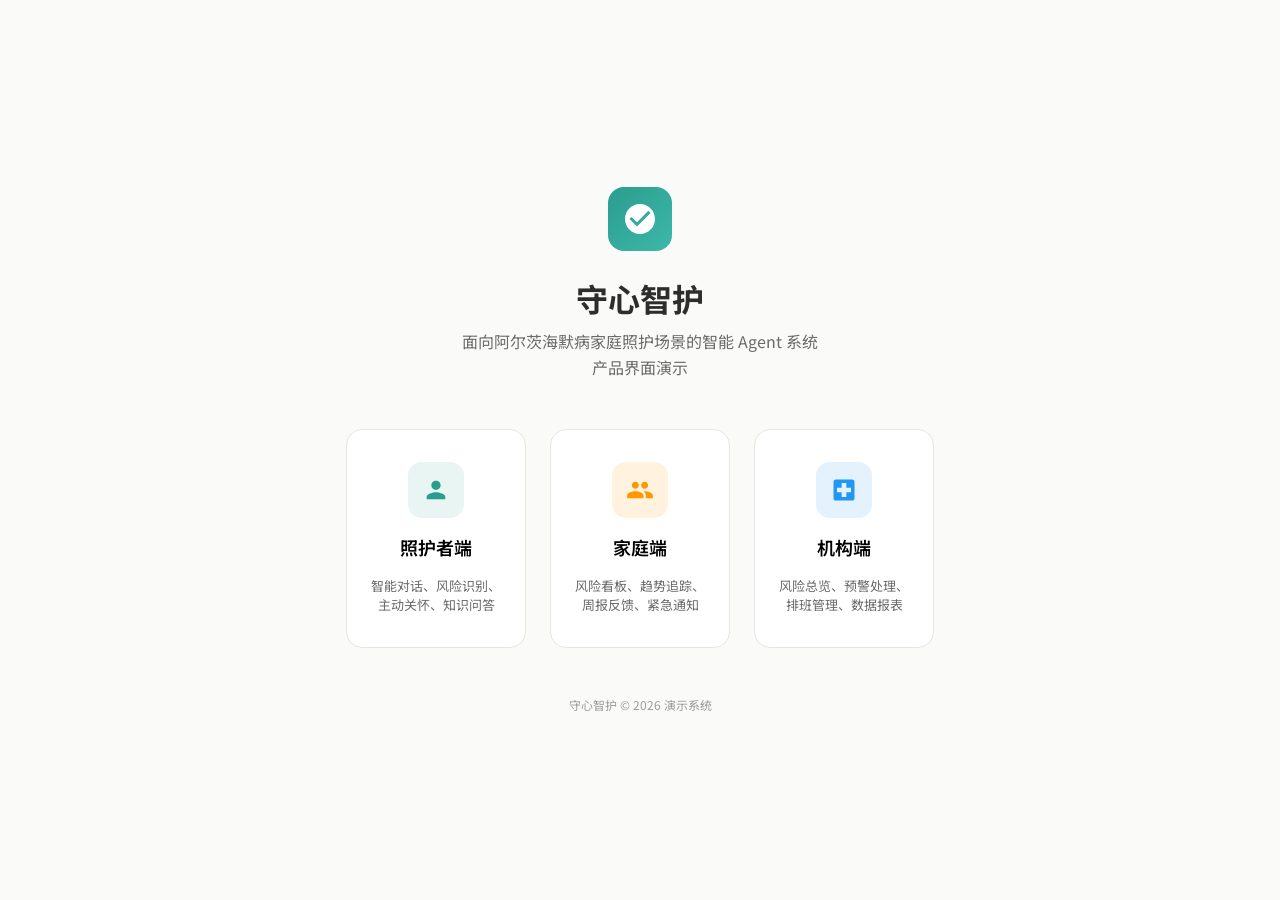
<file: index.html>
<!DOCTYPE html>
<html lang="zh-CN">
<head>
  <meta charset="UTF-8">
  <meta name="viewport" content="width=device-width, initial-scale=1.0">
  <title>守心智护 - 产品演示</title>
  <link rel="preconnect" href="https://fonts.googleapis.com">
  <link href="https://fonts.googleapis.com/css2?family=Noto+Sans+SC:wght@300;400;500;600;700&display=swap" rel="stylesheet">
  <style>
    :root {
      --color-primary: #2A9D8F;
      --color-primary-light: #3DB8A9;
      --color-primary-dark: #1F7A6E;
      --color-bg: #FAFAF8;
      --color-surface: #FFFFFF;
      --color-text: #2D2D2D;
      --color-text-secondary: #6B6B6B;
    }

    * { margin: 0; padding: 0; box-sizing: border-box; }

    body {
      font-family: 'Noto Sans SC', -apple-system, BlinkMacSystemFont, sans-serif;
      background: var(--color-bg);
      min-height: 100vh;
      display: flex;
      flex-direction: column;
      align-items: center;
      justify-content: center;
    }

    .container {
      text-align: center;
      max-width: 800px;
      padding: 40px 24px;
    }

    .logo-mark {
      width: 64px;
      height: 64px;
      background: linear-gradient(135deg, var(--color-primary) 0%, var(--color-primary-light) 100%);
      border-radius: 16px;
      margin: 0 auto 24px;
      display: flex;
      align-items: center;
      justify-content: center;
    }

    .logo-mark svg {
      width: 36px;
      height: 36px;
      fill: white;
    }

    h1 {
      font-size: 2rem;
      font-weight: 700;
      color: var(--color-text);
      margin-bottom: 8px;
    }

    .subtitle {
      font-size: 1rem;
      color: var(--color-text-secondary);
      margin-bottom: 48px;
      line-height: 1.6;
    }

    .cards {
      display: grid;
      grid-template-columns: repeat(3, 1fr);
      gap: 24px;
    }

    .card {
      background: var(--color-surface);
      border-radius: 16px;
      padding: 32px 24px;
      border: 1.5px solid #E8E6E1;
      text-decoration: none;
      color: inherit;
      transition: all 0.25s ease;
      display: flex;
      flex-direction: column;
      align-items: center;
      gap: 16px;
    }

    .card:hover {
      border-color: var(--color-primary);
      box-shadow: 0 8px 24px rgba(42,157,143,0.12);
      transform: translateY(-2px);
    }

    .card-icon {
      width: 56px;
      height: 56px;
      border-radius: 14px;
      display: flex;
      align-items: center;
      justify-content: center;
    }

    .card-icon svg {
      width: 28px;
      height: 28px;
    }

    .card-icon--caregiver {
      background: #E8F5F3;
      color: var(--color-primary);
    }

    .card-icon--family {
      background: #FFF3E0;
      color: #FF9800;
    }

    .card-icon--institution {
      background: #E3F2FD;
      color: #2196F3;
    }

    .card-title {
      font-size: 1.125rem;
      font-weight: 600;
    }

    .card-desc {
      font-size: 0.8125rem;
      color: var(--color-text-secondary);
      line-height: 1.5;
    }

    .footer {
      margin-top: 48px;
      font-size: 0.75rem;
      color: #9B9B9B;
    }

    @media (max-width: 640px) {
      .cards { grid-template-columns: 1fr; }
      h1 { font-size: 1.5rem; }
    }
  </style>
</head>
<body>
  <div class="container">
    <div class="logo-mark">
      <svg viewBox="0 0 24 24"><path d="M12 2C6.48 2 2 6.48 2 12s4.48 10 10 10 10-4.48 10-10S17.52 2 12 2zm-2 15l-5-5 1.41-1.41L10 14.17l7.59-7.59L19 8l-9 9z"/></svg>
    </div>
    <h1>守心智护</h1>
    <p class="subtitle">面向阿尔茨海默病家庭照护场景的智能 Agent 系统<br>产品界面演示</p>

    <div class="cards">
      <a href="caregiver/index.html" class="card">
        <div class="card-icon card-icon--caregiver">
          <svg viewBox="0 0 24 24" fill="currentColor"><path d="M12 12c2.21 0 4-1.79 4-4s-1.79-4-4-4-4 1.79-4 4 1.79 4 4 4zm0 2c-2.67 0-8 1.34-8 4v2h16v-2c0-2.66-5.33-4-8-4z"/></svg>
        </div>
        <div class="card-title">照护者端</div>
        <div class="card-desc">智能对话、风险识别、<br>主动关怀、知识问答</div>
      </a>

      <a href="family/index.html" class="card">
        <div class="card-icon card-icon--family">
          <svg viewBox="0 0 24 24" fill="currentColor"><path d="M16 11c1.66 0 2.99-1.34 2.99-3S17.66 5 16 5c-1.66 0-3 1.34-3 3s1.34 3 3 3zm-8 0c1.66 0 2.99-1.34 2.99-3S9.66 5 8 5C6.34 5 5 6.34 5 8s1.34 3 3 3zm0 2c-2.33 0-7 1.17-7 3.5V19h14v-2.5c0-2.33-4.67-3.5-7-3.5zm8 0c-.29 0-.62.02-.97.05 1.16.84 1.97 1.97 1.97 3.45V19h6v-2.5c0-2.33-4.67-3.5-7-3.5z"/></svg>
        </div>
        <div class="card-title">家庭端</div>
        <div class="card-desc">风险看板、趋势追踪、<br>周报反馈、紧急通知</div>
      </a>

      <a href="institution/index.html" class="card">
        <div class="card-icon card-icon--institution">
          <svg viewBox="0 0 24 24" fill="currentColor"><path d="M19 3H5c-1.1 0-1.99.9-1.99 2L3 19c0 1.1.9 2 2 2h14c1.1 0 2-.9 2-2V5c0-1.1-.9-2-2-2zm-1 11h-4v4h-4v-4H6v-4h4V6h4v4h4v4z"/></svg>
        </div>
        <div class="card-title">机构端</div>
        <div class="card-desc">风险总览、预警处理、<br>排班管理、数据报表</div>
      </a>
    </div>

    <div class="footer">守心智护 &copy; 2026 演示系统</div>
  </div>
</body>
</html>
</file>
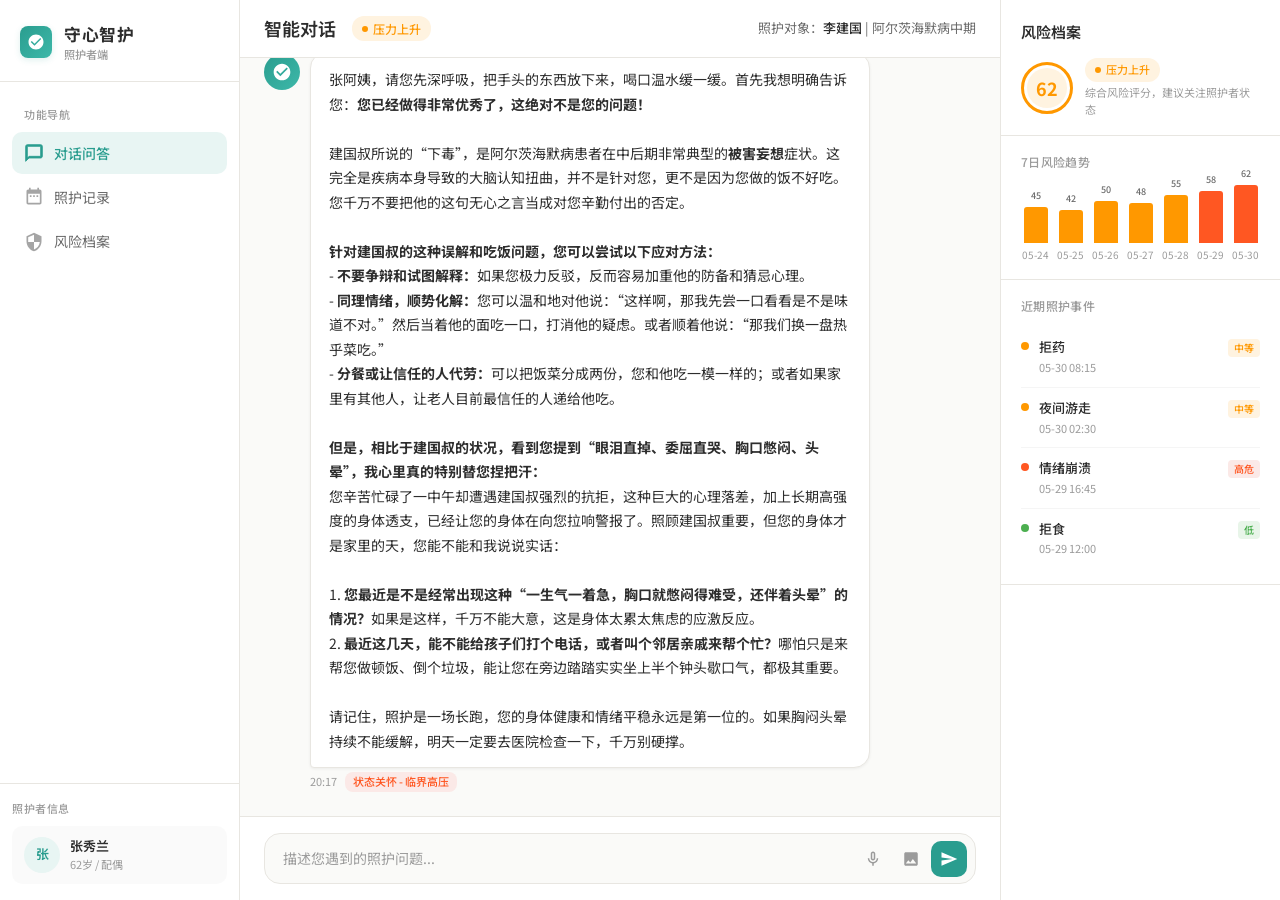
<file: caregiver/index.html>
<!DOCTYPE html>
<html lang="zh-CN">
<head>
  <meta charset="UTF-8">
  <meta name="viewport" content="width=device-width, initial-scale=1.0">
  <title>守心智护 - 照护者端</title>
  <link rel="preconnect" href="https://fonts.googleapis.com">
  <link href="https://fonts.googleapis.com/css2?family=Noto+Sans+SC:wght@300;400;500;600;700&display=swap" rel="stylesheet">
  <link rel="stylesheet" href="../styles/common.css">
  <style>
    /* ===== Layout ===== */
    .app-layout {
      display: flex;
      height: 100vh;
      overflow: hidden;
    }

    /* Sidebar is unified in common.css */

    /* ===== Main Content Area ===== */
    .main-content {
      flex: 1;
      display: flex;
      flex-direction: column;
      min-width: 0;
      background: var(--color-bg);
    }

    /* ===== Chat Header ===== */
    .chat-header {
      background: var(--color-surface);
      border-bottom: 1px solid var(--color-border);
      padding: 16px 24px;
      display: flex;
      align-items: center;
      justify-content: space-between;
      flex-shrink: 0;
    }

    .chat-header-left {
      display: flex;
      align-items: center;
      gap: 16px;
    }

    .chat-title {
      font-size: 1.125rem;
      font-weight: 600;
      color: var(--color-text-primary);
    }

    .risk-badge-inline {
      display: inline-flex;
      align-items: center;
      gap: 5px;
      padding: 3px 10px;
      border-radius: 12px;
      font-size: 0.75rem;
      font-weight: 500;
      background: var(--color-risk-yellow-bg);
      color: var(--color-risk-yellow);
    }

    .risk-badge-inline::before {
      content: '';
      width: 6px;
      height: 6px;
      border-radius: 50%;
      background: var(--color-risk-yellow);
    }

    .chat-header-right {
      font-size: 0.8125rem;
      color: var(--color-text-secondary);
    }

    .chat-header-right strong {
      color: var(--color-text-primary);
      font-weight: 500;
    }

    /* ===== Chat Messages ===== */
    .chat-body {
      flex: 1;
      overflow-y: auto;
      padding: 24px;
      display: flex;
      flex-direction: column;
      gap: 8px;
    }

    .chat-date-divider {
      text-align: center;
      padding: 12px 0;
      position: relative;
    }

    .chat-date-divider span {
      background: var(--color-bg);
      padding: 0 16px;
      font-size: 0.75rem;
      color: var(--color-text-tertiary);
      position: relative;
      z-index: 1;
    }

    .chat-date-divider::before {
      content: '';
      position: absolute;
      left: 10%;
      right: 10%;
      top: 50%;
      height: 1px;
      background: var(--color-border);
    }

    .chat-pair {
      display: flex;
      flex-direction: column;
      gap: 6px;
      animation: fadeSlideUp 0.35s ease-out;
    }

    @keyframes fadeSlideUp {
      from { opacity: 0; transform: translateY(12px); }
      to { opacity: 1; transform: translateY(0); }
    }

    .chat-pair + .chat-pair {
      margin-top: 16px;
    }

    /* User message */
    .msg-user {
      display: flex;
      justify-content: flex-end;
      gap: 10px;
    }

    .msg-user .msg-bubble {
      background: var(--color-primary);
      color: #fff;
      border-radius: 16px 16px 4px 16px;
      padding: 12px 16px;
      max-width: 520px;
      font-size: 0.875rem;
      line-height: 1.65;
      box-shadow: 0 1px 4px rgba(42,157,143,0.18);
    }

    .msg-user .msg-meta {
      text-align: right;
      margin-top: 4px;
      font-size: 0.6875rem;
      color: var(--color-text-tertiary);
    }

    /* AI message */
    .msg-ai {
      display: flex;
      gap: 10px;
    }

    .msg-ai-avatar {
      width: 36px;
      height: 36px;
      border-radius: 50%;
      background: linear-gradient(135deg, var(--color-primary) 0%, var(--color-primary-light) 100%);
      display: flex;
      align-items: center;
      justify-content: center;
      flex-shrink: 0;
      margin-top: 2px;
    }

    .msg-ai-avatar svg {
      width: 20px;
      height: 20px;
      fill: white;
    }

    .msg-ai-content {
      max-width: 560px;
    }

    .msg-ai .msg-bubble {
      background: var(--color-surface);
      color: var(--color-text-primary);
      border-radius: 16px 16px 16px 4px;
      padding: 14px 18px;
      font-size: 0.875rem;
      line-height: 1.75;
      box-shadow: var(--shadow-sm);
      border: 1px solid var(--color-border);
    }

    .msg-ai .msg-meta {
      margin-top: 4px;
      font-size: 0.6875rem;
      color: var(--color-text-tertiary);
      display: flex;
      align-items: center;
      gap: 8px;
    }

    .msg-risk-tag {
      display: inline-flex;
      align-items: center;
      gap: 4px;
      font-size: 0.6875rem;
      font-weight: 500;
      padding: 1px 8px;
      border-radius: 8px;
    }

    .msg-risk-tag--orange {
      background: var(--color-risk-orange-bg);
      color: var(--color-risk-orange);
    }

    .msg-risk-tag--yellow {
      background: var(--color-risk-yellow-bg);
      color: var(--color-risk-yellow);
    }

    /* ===== Chat Input ===== */
    .chat-input-area {
      background: var(--color-surface);
      border-top: 1px solid var(--color-border);
      padding: 16px 24px;
      flex-shrink: 0;
    }

    .chat-input-wrap {
      display: flex;
      align-items: center;
      gap: 10px;
      background: var(--color-bg);
      border: 1.5px solid var(--color-border);
      border-radius: var(--radius-lg);
      padding: 6px 8px 6px 18px;
      transition: border-color 0.2s ease;
    }

    .chat-input-wrap:focus-within {
      border-color: var(--color-primary);
    }

    .chat-input {
      flex: 1;
      border: none;
      outline: none;
      background: transparent;
      font-size: 0.875rem;
      color: var(--color-text-primary);
      font-family: inherit;
      padding: 8px 0;
      line-height: 1.5;
    }

    .chat-input::placeholder {
      color: var(--color-text-tertiary);
    }

    .input-actions {
      display: flex;
      align-items: center;
      gap: 2px;
    }

    .input-icon-btn {
      width: 36px;
      height: 36px;
      border-radius: 10px;
      border: none;
      background: transparent;
      color: var(--color-text-tertiary);
      cursor: pointer;
      display: flex;
      align-items: center;
      justify-content: center;
      transition: all 0.15s ease;
    }

    .input-icon-btn:hover {
      background: var(--color-primary-bg);
      color: var(--color-primary);
    }

    .input-icon-btn.send-btn {
      background: var(--color-primary);
      color: white;
    }

    .input-icon-btn.send-btn:hover {
      background: var(--color-primary-dark);
    }

    .input-icon-btn svg {
      width: 18px;
      height: 18px;
    }

    /* ===== Right Sidebar (Risk Panel) ===== */
    .risk-panel {
      width: 280px;
      background: var(--color-surface);
      border-left: 1px solid var(--color-border);
      flex-shrink: 0;
      overflow-y: auto;
      display: flex;
      flex-direction: column;
    }

    .risk-panel-header {
      padding: 20px 20px 16px;
      border-bottom: 1px solid var(--color-border);
    }

    .risk-panel-title {
      font-size: 0.9375rem;
      font-weight: 600;
      color: var(--color-text-primary);
      margin-bottom: 14px;
    }

    .risk-score-row {
      display: flex;
      align-items: center;
      gap: 12px;
    }

    .risk-score-circle {
      width: 52px;
      height: 52px;
      border-radius: 50%;
      border: 3px solid var(--color-risk-yellow);
      display: flex;
      align-items: center;
      justify-content: center;
      flex-shrink: 0;
      position: relative;
    }

    .risk-score-circle::after {
      content: '';
      position: absolute;
      inset: 3px;
      border-radius: 50%;
      background: var(--color-risk-yellow-bg);
    }

    .risk-score-num {
      position: relative;
      z-index: 1;
      font-size: 1.125rem;
      font-weight: 700;
      color: var(--color-risk-yellow);
    }

    .risk-score-info {
      flex: 1;
    }

    .risk-level-label {
      font-size: 0.8125rem;
      font-weight: 500;
      color: var(--color-text-primary);
    }

    .risk-level-desc {
      font-size: 0.6875rem;
      color: var(--color-text-tertiary);
      margin-top: 2px;
    }

    /* Trend section */
    .risk-section {
      padding: 16px 20px;
      border-bottom: 1px solid var(--color-border);
    }

    .risk-section-title {
      font-size: 0.75rem;
      font-weight: 500;
      color: var(--color-text-tertiary);
      text-transform: uppercase;
      letter-spacing: 0.3px;
      margin-bottom: 12px;
    }

    .trend-chart {
      display: flex;
      align-items: flex-end;
      justify-content: space-between;
      gap: 6px;
      height: 80px;
      padding-top: 4px;
    }

    .trend-bar-wrap {
      display: flex;
      flex-direction: column;
      align-items: center;
      gap: 4px;
      flex: 1;
    }

    .trend-bar {
      width: 100%;
      max-width: 24px;
      border-radius: 3px 3px 0 0;
      transition: height 0.3s ease;
    }

    .trend-bar--low { background: var(--color-risk-green); }
    .trend-bar--medium { background: var(--color-risk-yellow); }
    .trend-bar--high { background: var(--color-risk-orange); }
    .trend-bar--critical { background: var(--color-risk-red); }

    .trend-label {
      font-size: 0.625rem;
      color: var(--color-text-tertiary);
      white-space: nowrap;
    }

    .trend-score-label {
      font-size: 0.5625rem;
      color: var(--color-text-secondary);
      font-weight: 500;
    }

    /* Events list */
    .events-list {
      display: flex;
      flex-direction: column;
      gap: 0;
    }

    .event-item {
      display: flex;
      align-items: flex-start;
      gap: 10px;
      padding: 10px 0;
      border-bottom: 1px solid rgba(0,0,0,0.04);
    }

    .event-item:last-child { border-bottom: none; }

    .event-dot {
      width: 8px;
      height: 8px;
      border-radius: 50%;
      flex-shrink: 0;
      margin-top: 5px;
    }

    .event-dot--high { background: var(--color-risk-orange); }
    .event-dot--medium { background: var(--color-risk-yellow); }
    .event-dot--low { background: var(--color-risk-green); }

    .event-info { flex: 1; min-width: 0; }

    .event-name {
      font-size: 0.8125rem;
      font-weight: 500;
      color: var(--color-text-primary);
    }

    .event-time {
      font-size: 0.6875rem;
      color: var(--color-text-tertiary);
      margin-top: 1px;
    }

    .event-level {
      font-size: 0.625rem;
      font-weight: 500;
      padding: 1px 6px;
      border-radius: 4px;
      flex-shrink: 0;
      margin-top: 2px;
    }

    .event-level--high {
      background: var(--color-risk-orange-bg);
      color: var(--color-risk-orange);
    }

    .event-level--medium {
      background: var(--color-risk-yellow-bg);
      color: var(--color-risk-yellow);
    }

    .event-level--low {
      background: var(--color-risk-green-bg);
      color: var(--color-risk-green);
    }

    /* ===== Responsive ===== */
    @media (max-width: 1100px) {
      .risk-panel { display: none; }
    }

    @media (max-width: 768px) {
      .sidebar { display: none; }
      .chat-body { padding: 16px; }
      .chat-input-area { padding: 12px 16px; }
      .msg-user .msg-bubble,
      .msg-ai .msg-bubble { max-width: 100%; }
    }
  </style>
</head>
<body>
  <div class="app-layout">

    <!-- ===== Left Sidebar ===== -->
    <aside class="sidebar">
      <div class="sidebar-header">
        <a href="../index.html" class="sidebar-logo">
          <div class="sidebar-logo-icon">
            <svg viewBox="0 0 24 24"><path d="M12 2C6.48 2 2 6.48 2 12s4.48 10 10 10 10-4.48 10-10S17.52 2 12 2zm-2 15l-5-5 1.41-1.41L10 14.17l7.59-7.59L19 8l-9 9z"/></svg>
          </div>
          <div class="sidebar-logo-text">
            <span class="logo-title">守心智护</span>
            <span class="logo-subtitle">照护者端</span>
          </div>
        </a>
      </div>

      <nav class="sidebar-nav">
        <div class="nav-label">功能导航</div>
        <a href="index.html" class="sidebar-link active">
          <svg viewBox="0 0 24 24" fill="currentColor"><path d="M20 2H4c-1.1 0-2 .9-2 2v18l4-4h14c1.1 0 2-.9 2-2V4c0-1.1-.9-2-2-2zm0 14H6l-2 2V4h16v12z"/></svg>
          对话问答
        </a>
        <a href="records.html" class="sidebar-link">
          <svg viewBox="0 0 24 24" fill="currentColor"><path d="M19 3h-1V1h-2v2H8V1H6v2H5c-1.1 0-2 .9-2 2v14c0 1.1.9 2 2 2h14c1.1 0 2-.9 2-2V5c0-1.1-.9-2-2-2zm0 16H5V8h14v11zM9 10H7v2h2v-2zm4 0h-2v2h2v-2zm4 0h-2v2h2v-2z"/></svg>
          照护记录
        </a>
        <a href="profile.html" class="sidebar-link">
          <svg viewBox="0 0 24 24" fill="currentColor"><path d="M12 1L3 5v6c0 5.55 3.84 10.74 9 12 5.16-1.26 9-6.45 9-12V5l-9-4zm0 10.99h7c-.53 4.12-3.28 7.79-7 8.94V12H5V6.3l7-3.11v8.8z"/></svg>
          风险档案
        </a>
      </nav>

      <div class="sidebar-footer">
        <div class="nav-label" style="padding: 0 0 8px;">照护者信息</div>
        <div class="sidebar-user">
          <div class="sidebar-avatar">张</div>
          <div class="sidebar-user-info">
            <div class="sidebar-user-name">张秀兰</div>
            <div class="sidebar-user-role">62岁 / 配偶</div>
          </div>
        </div>
      </div>
    </aside>

    <!-- ===== Main Chat Area ===== -->
    <main class="main-content">
      <!-- Chat Header -->
      <div class="chat-header">
        <div class="chat-header-left">
          <h1 class="chat-title">智能对话</h1>
          <span class="risk-badge-inline">压力上升</span>
        </div>
        <div class="chat-header-right">
          照护对象：<strong>李建国</strong> | 阿尔茨海默病中期
        </div>
      </div>

      <!-- Chat Messages -->
      <div class="chat-body" id="chatBody">

        <!-- Date divider -->
        <div class="chat-date-divider"><span>05月29日</span></div>

        <!-- Conversation 1 -->
        <div class="chat-pair">
          <div class="msg-user">
            <div>
              <div class="msg-bubble">我真的快撑不住了，每天24小时都要看着他，我自己连觉都睡不好，感觉活着没什么意思</div>
              <div class="msg-meta">16:45</div>
            </div>
          </div>
          <div class="msg-ai">
            <div class="msg-ai-avatar">
              <svg viewBox="0 0 24 24"><path d="M12 2C6.48 2 2 6.48 2 12s4.48 10 10 10 10-4.48 10-10S17.52 2 12 2zm-2 15l-5-5 1.41-1.41L10 14.17l7.59-7.59L19 8l-9 9z"/></svg>
            </div>
            <div class="msg-ai-content">
              <div class="msg-bubble">
                张阿姨，您辛苦了。能感受到您现在承受着很大的压力，长期照护确实非常不容易，有这样的感受是正常的，您不需要一个人扛着。<br><br>
                我想先关心您几个问题：您每天大概能睡几个小时？家里有没有其他人可以帮忙分担一些？哪怕是半天的时间让您好好休息一下也很重要。<br><br>
                如果暂时找不到家人帮忙，我建议您可以联系社区的临时照护服务，或者拨打<strong>12320卫生热线</strong>咨询喘息服务。您的健康同样重要，照顾好自己才能更好地照顾建国叔。<br><br>
                如果您感到情绪特别低落，也可以拨打<strong>心理援助热线：400-161-9995</strong>，有专业的心理咨询师可以陪您聊聊。
              </div>
              <div class="msg-meta">
                16:46
                <span class="msg-risk-tag msg-risk-tag--orange">风险预警 - 情绪崩溃</span>
              </div>
            </div>
          </div>
        </div>

        <!-- Date divider -->
        <div class="chat-date-divider"><span>05月30日</span></div>

        <!-- Conversation 2 -->
        <div class="chat-pair">
          <div class="msg-user">
            <div>
              <div class="msg-bubble">他又起来在客厅走来走去，开了好多灯，我被吵醒了</div>
              <div class="msg-meta">02:30</div>
            </div>
          </div>
          <div class="msg-ai">
            <div class="msg-ai-avatar">
              <svg viewBox="0 0 24 24"><path d="M12 2C6.48 2 2 6.48 2 12s4.48 10 10 10 10-4.48 10-10S17.52 2 12 2zm-2 15l-5-5 1.41-1.41L10 14.17l7.59-7.59L19 8l-9 9z"/></svg>
            </div>
            <div class="msg-ai-content">
              <div class="msg-bubble">
                这是阿尔茨海默病患者常见的日落综合征和夜间游走行为，您先别着急。<br><br>
                <strong>安全检查：</strong><br>
                - 请确认家中的门窗是否已经加装了安全锁<br>
                - 厨房和卫生间是否有防滑措施<br>
                - 走廊上是否有尖锐物品需要移开<br><br>
                <strong>应对建议：</strong><br>
                - 可以在走廊和客厅安装小夜灯，避免全部大灯被打开<br>
                - 他游走时不要强行制止，温和地引导他回到床上<br>
                - 白天帮他增加一些活动量，有助于改善夜间睡眠<br><br>
                如果夜间游走变得频繁，建议下次复诊时和医生讨论，可能需要调整用药方案。
              </div>
              <div class="msg-meta">
                02:31
                <span class="msg-risk-tag msg-risk-tag--yellow">风险标记 - 夜间游走</span>
              </div>
            </div>
          </div>
        </div>

        <!-- Conversation 3 -->
        <div class="chat-pair">
          <div class="msg-user">
            <div>
              <div class="msg-bubble">今天早上他又不肯吃药了，把药片扔到地上，我怎么说他都不听</div>
              <div class="msg-meta">08:15</div>
            </div>
          </div>
          <div class="msg-ai">
            <div class="msg-ai-avatar">
              <svg viewBox="0 0 24 24"><path d="M12 2C6.48 2 2 6.48 2 12s4.48 10 10 10 10-4.48 10-10S17.52 2 12 2zm-2 15l-5-5 1.41-1.41L10 14.17l7.59-7.59L19 8l-9 9z"/></svg>
            </div>
            <div class="msg-ai-content">
              <div class="msg-bubble">
                拒药是很常见的情况，您不要太自责。我先了解几个问题：<br><br>
                - 他今天早上的情绪怎么样？有没有特别烦躁或者不安？<br>
                - 拒绝的是哪种药？是所有的药都不肯吃，还是某一种？<br>
                - 最近有没有换过药物或者调整过剂量？<br><br>
                <strong>您可以试试这些方法：</strong><br>
                - 把药片碾碎，拌在他喜欢的粥或酸奶里<br>
                - 选择他心情比较平静的时候再试<br>
                - 不要在吃药这件事上和他争执，可以先转移注意力再尝试<br><br>
                如果持续拒药，建议联系他的主治医生，看看是否可以调整药物剂型，比如换成口服液或贴片。
              </div>
              <div class="msg-meta">
                08:16
                <span class="msg-risk-tag msg-risk-tag--yellow">主动追问 - 信息补全</span>
              </div>
            </div>
          </div>
        </div>

        <!-- Conversation 4 (主动追问 - 信息补全) -->
        <div class="chat-pair">
          <div class="msg-user">
            <div>
              <div class="msg-bubble">中午带他在小区里走走，他突然发脾气不肯回家，还指着前面的大树大喊大叫，怎么劝都没用</div>
              <div class="msg-meta">13:20</div>
            </div>
          </div>
          <div class="msg-ai">
            <div class="msg-ai-avatar">
              <svg viewBox="0 0 24 24"><path d="M12 2C6.48 2 2 6.48 2 12s4.48 10 10 10 10-4.48 10-10S17.52 2 12 2zm-2 15l-5-5 1.41-1.41L10 14.17l7.59-7.59L19 8l-9 9z"/></svg>
            </div>
            <div class="msg-ai-content">
              <div class="msg-bubble">
                张阿姨，您别慌。建国叔突然情绪激动并且指指点点，可能是在特定环境下产生了认知误判。为了能帮您想出更好的应对办法，有几个重要的细节，我想跟您确认一下：<br><br>
                1. <strong>建国叔当时大喊大叫时，具体说些什么呢？</strong>（例如，他是不是觉得树后面藏了人要伤害他，或者看到了什么让他害怕的影子？）这能帮我们判断他是真的出现幻觉误认了，还是被别的事情吓到了。<br>
                2. <strong>在走这趟散步路时，当时有没有发生过什么特别的事？</strong>（比如突然有大车按喇叭、或是迎面走来宠物狗？或者是当时的太阳太晃眼？）<br>
                3. <strong>您二位现在身处哪里呢？</strong>是已经安全回到家中了，还是依然在小区的花园里？建国叔手边有没有什么不太安全的东西？<br><br>
                <strong>在等您回我的这段时间里，您可以先试着这样做：</strong><br>
                - <strong>保持安全距离：</strong>千万不要强行去拉扯他，也别大声向他解释“树后面真的什么都没有”，这反而会加重他的防备和对抗心理。<br>
                - <strong>顺着他的情绪安抚：</strong>用特别温和、平缓的声音跟他说：“建国，我知道了，别怕啊，我在这陪着你呢。我们先到这边的长椅上坐一下，喝口水好不好？”<br>
                - <strong>转移视线和注意力：</strong>拿出一件他平时熟悉和喜欢的小物件，或者递给他一瓶水，甚至用手机播放一首他年轻时爱听的老歌，慢慢引导他把视线从树上移开。
              </div>
              <div class="msg-meta">
                13:22
                <span class="msg-risk-tag msg-risk-tag--yellow">主动追问 - 信息补全</span>
              </div>
            </div>
          </div>
        </div>

        <!-- Conversation 5 (主动追问 - 状态关怀) -->
        <div class="chat-pair">
          <div class="msg-user">
            <div>
              <div class="msg-bubble">建国最近吃饭越来越少，今天中午我辛辛苦苦做了一中午他以前最爱吃的红烧肉，他只尝了一口就吐出来，还指着我说我是在下毒害他。我当时气得眼泪直掉，委屈得直哭，甚至觉得胸口憋闷得厉害，头也晕乎乎的。他怎么会突然觉得我要害他？我是不是真的做得很差劲，连一顿饭都照顾不好了？</div>
              <div class="msg-meta">20:15</div>
            </div>
          </div>
          <div class="msg-ai">
            <div class="msg-ai-avatar">
              <svg viewBox="0 0 24 24"><path d="M12 2C6.48 2 2 6.48 2 12s4.48 10 10 10 10-4.48 10-10S17.52 2 12 2zm-2 15l-5-5 1.41-1.41L10 14.17l7.59-7.59L19 8l-9 9z"/></svg>
            </div>
            <div class="msg-ai-content">
              <div class="msg-bubble">
                张阿姨，请您先深呼吸，把手头的东西放下来，喝口温水缓一缓。首先我想明确告诉您：<strong>您已经做得非常优秀了，这绝对不是您的问题！</strong><br><br>
                建国叔所说的“下毒”，是阿尔茨海默病患者在中后期非常典型的<strong>被害妄想</strong>症状。这完全是疾病本身导致的大脑认知扭曲，并不是针对您，更不是因为您做的饭不好吃。您千万不要把他的这句无心之言当成对您辛勤付出的否定。<br><br>
                <strong>针对建国叔的这种误解和吃饭问题，您可以尝试以下应对方法：</strong><br>
                - <strong>不要争辩和试图解释：</strong>如果您极力反驳，反而容易加重他的防备和猜忌心理。<br>
                - <strong>同理情绪，顺势化解：</strong>您可以温和地对他说：“这样啊，那我先尝一口看看是不是味道不对。”然后当着他的面吃一口，打消他的疑虑。或者顺着他说：“那我们换一盘热乎菜吃。”<br>
                - <strong>分餐或让信任的人代劳：</strong>可以把饭菜分成两份，您和他吃一模一样的；或者如果家里有其他人，让老人目前最信任的人递给他吃。<br><br>
                <strong>但是，相比于建国叔的状况，看到您提到“眼泪直掉、委屈直哭、胸口憋闷、头晕”，我心里真的特别替您捏把汗：</strong><br>
                您辛苦忙碌了一中午却遭遇建国叔强烈的抗拒，这种巨大的心理落差，加上长期高强度的身体透支，已经让您的身体在向您拉响警报了。照顾建国叔重要，但您的身体才是家里的天，您能不能和我说说实话：<br><br>
                1. <strong>您最近是不是经常出现这种“一生气一着急，胸口就憋闷得难受，还伴着头晕”的情况？</strong>如果是这样，千万不能大意，这是身体太累太焦虑的应激反应。<br>
                2. <strong>最近这几天，能不能给孩子们打个电话，或者叫个邻居亲戚来帮个忙？</strong>哪怕只是来帮您做顿饭、倒个垃圾，能让您在旁边踏踏实实坐上半个钟头歇口气，都极其重要。<br><br>
                请记住，照护是一场长跑，您的身体健康和情绪平稳永远是第一位的。如果胸闷头晕持续不能缓解，明天一定要去医院检查一下，千万别硬撑。
              </div>
              <div class="msg-meta">
                20:17
                <span class="msg-risk-tag msg-risk-tag--orange">状态关怀 - 临界高压</span>
              </div>
            </div>
          </div>
        </div>

      </div>

      <!-- Chat Input -->
      <div class="chat-input-area">
        <div class="chat-input-wrap">
          <input type="text" class="chat-input" placeholder="描述您遇到的照护问题..." id="chatInput">
          <div class="input-actions">
            <button class="input-icon-btn" title="语音输入">
              <svg viewBox="0 0 24 24" fill="currentColor"><path d="M12 14c1.66 0 3-1.34 3-3V5c0-1.66-1.34-3-3-3S9 3.34 9 5v6c0 1.66 1.34 3 3 3zm-1-9c0-.55.45-1 1-1s1 .45 1 1v6c0 .55-.45 1-1 1s-1-.45-1-1V5zm6 6c0 2.76-2.24 5-5 5s-5-2.24-5-5H5c0 3.53 2.61 6.43 6 6.92V21h2v-3.08c3.39-.49 6-3.39 6-6.92h-2z"/></svg>
            </button>
            <button class="input-icon-btn" title="发送图片">
              <svg viewBox="0 0 24 24" fill="currentColor"><path d="M21 19V5c0-1.1-.9-2-2-2H5c-1.1 0-2 .9-2 2v14c0 1.1.9 2 2 2h14c1.1 0 2-.9 2-2zM8.5 13.5l2.5 3.01L14.5 12l4.5 6H5l3.5-4.5z"/></svg>
            </button>
            <button class="input-icon-btn send-btn" title="发送" id="sendBtn">
              <svg viewBox="0 0 24 24" fill="currentColor"><path d="M2.01 21L23 12 2.01 3 2 10l15 2-15 2z"/></svg>
            </button>
          </div>
        </div>
      </div>
    </main>

    <!-- ===== Right Sidebar: Risk Panel ===== -->
    <aside class="risk-panel">
      <div class="risk-panel-header">
        <div class="risk-panel-title">风险档案</div>
        <div class="risk-score-row">
          <div class="risk-score-circle">
            <span class="risk-score-num">62</span>
          </div>
          <div class="risk-score-info">
            <div class="risk-level-label">
              <span class="risk-badge-inline" style="font-size:0.6875rem;">压力上升</span>
            </div>
            <div class="risk-level-desc">综合风险评分，建议关注照护者状态</div>
          </div>
        </div>
      </div>

      <!-- 7-day trend -->
      <div class="risk-section">
        <div class="risk-section-title">7日风险趋势</div>
        <div class="trend-chart">
          <div class="trend-bar-wrap">
            <div class="trend-score-label">45</div>
            <div class="trend-bar trend-bar--medium" style="height:36px;"></div>
            <div class="trend-label">05-24</div>
          </div>
          <div class="trend-bar-wrap">
            <div class="trend-score-label">42</div>
            <div class="trend-bar trend-bar--medium" style="height:33px;"></div>
            <div class="trend-label">05-25</div>
          </div>
          <div class="trend-bar-wrap">
            <div class="trend-score-label">50</div>
            <div class="trend-bar trend-bar--medium" style="height:42px;"></div>
            <div class="trend-label">05-26</div>
          </div>
          <div class="trend-bar-wrap">
            <div class="trend-score-label">48</div>
            <div class="trend-bar trend-bar--medium" style="height:40px;"></div>
            <div class="trend-label">05-27</div>
          </div>
          <div class="trend-bar-wrap">
            <div class="trend-score-label">55</div>
            <div class="trend-bar trend-bar--medium" style="height:48px;"></div>
            <div class="trend-label">05-28</div>
          </div>
          <div class="trend-bar-wrap">
            <div class="trend-score-label">58</div>
            <div class="trend-bar trend-bar--high" style="height:52px;"></div>
            <div class="trend-label">05-29</div>
          </div>
          <div class="trend-bar-wrap">
            <div class="trend-score-label">62</div>
            <div class="trend-bar trend-bar--high" style="height:58px;"></div>
            <div class="trend-label">05-30</div>
          </div>
        </div>
      </div>

      <!-- Recent events -->
      <div class="risk-section">
        <div class="risk-section-title">近期照护事件</div>
        <div class="events-list">
          <div class="event-item">
            <div class="event-dot event-dot--medium"></div>
            <div class="event-info">
              <div class="event-name">拒药</div>
              <div class="event-time">05-30 08:15</div>
            </div>
            <span class="event-level event-level--medium">中等</span>
          </div>
          <div class="event-item">
            <div class="event-dot event-dot--medium"></div>
            <div class="event-info">
              <div class="event-name">夜间游走</div>
              <div class="event-time">05-30 02:30</div>
            </div>
            <span class="event-level event-level--medium">中等</span>
          </div>
          <div class="event-item">
            <div class="event-dot event-dot--high"></div>
            <div class="event-info">
              <div class="event-name">情绪崩溃</div>
              <div class="event-time">05-29 16:45</div>
            </div>
            <span class="event-level event-level--high">高危</span>
          </div>
          <div class="event-item">
            <div class="event-dot event-dot--low"></div>
            <div class="event-info">
              <div class="event-name">拒食</div>
              <div class="event-time">05-29 12:00</div>
            </div>
            <span class="event-level event-level--low">低</span>
          </div>
        </div>
      </div>
    </aside>

  </div>

  <script>
    // Simple send-message interaction for demo
    const chatInput = document.getElementById('chatInput');
    const sendBtn = document.getElementById('sendBtn');
    const chatBody = document.getElementById('chatBody');

    function sendMessage() {
      const text = chatInput.value.trim();
      if (!text) return;

      // Create user message
      const pair = document.createElement('div');
      pair.className = 'chat-pair';

      const now = new Date();
      const timeStr = String(now.getHours()).padStart(2, '0') + ':' + String(now.getMinutes()).padStart(2, '0');

      pair.innerHTML = `
        <div class="msg-user">
          <div>
            <div class="msg-bubble">${escapeHtml(text)}</div>
            <div class="msg-meta">${timeStr}</div>
          </div>
        </div>
      `;

      chatBody.appendChild(pair);
      chatInput.value = '';
      chatBody.scrollTop = chatBody.scrollHeight;

      // Simulate AI typing delay
      setTimeout(() => {
        const aiPair = document.createElement('div');
        aiPair.className = 'chat-pair';
        aiPair.innerHTML = `
          <div class="msg-ai">
            <div class="msg-ai-avatar">
              <svg viewBox="0 0 24 24"><path d="M12 2C6.48 2 2 6.48 2 12s4.48 10 10 10 10-4.48 10-10S17.52 2 12 2zm-2 15l-5-5 1.41-1.41L10 14.17l7.59-7.59L19 8l-9 9z"/></svg>
            </div>
            <div class="msg-ai-content">
              <div class="msg-bubble">感谢您的分享。我正在分析您描述的情况，请稍等...作为演示系统，这里展示了AI助手的实时响应能力。在正式版本中，系统会根据您描述的具体问题提供个性化的专业建议。</div>
              <div class="msg-meta">${timeStr}</div>
            </div>
          </div>
        `;
        chatBody.appendChild(aiPair);
        chatBody.scrollTop = chatBody.scrollHeight;
      }, 800);
    }

    function escapeHtml(str) {
      const div = document.createElement('div');
      div.textContent = str;
      return div.innerHTML;
    }

    sendBtn.addEventListener('click', sendMessage);
    chatInput.addEventListener('keydown', (e) => {
      if (e.key === 'Enter' && !e.shiftKey) {
        e.preventDefault();
        sendMessage();
      }
    });

    // Scroll to bottom on load
    chatBody.scrollTop = chatBody.scrollHeight;
  </script>
</body>
</html>
</file>
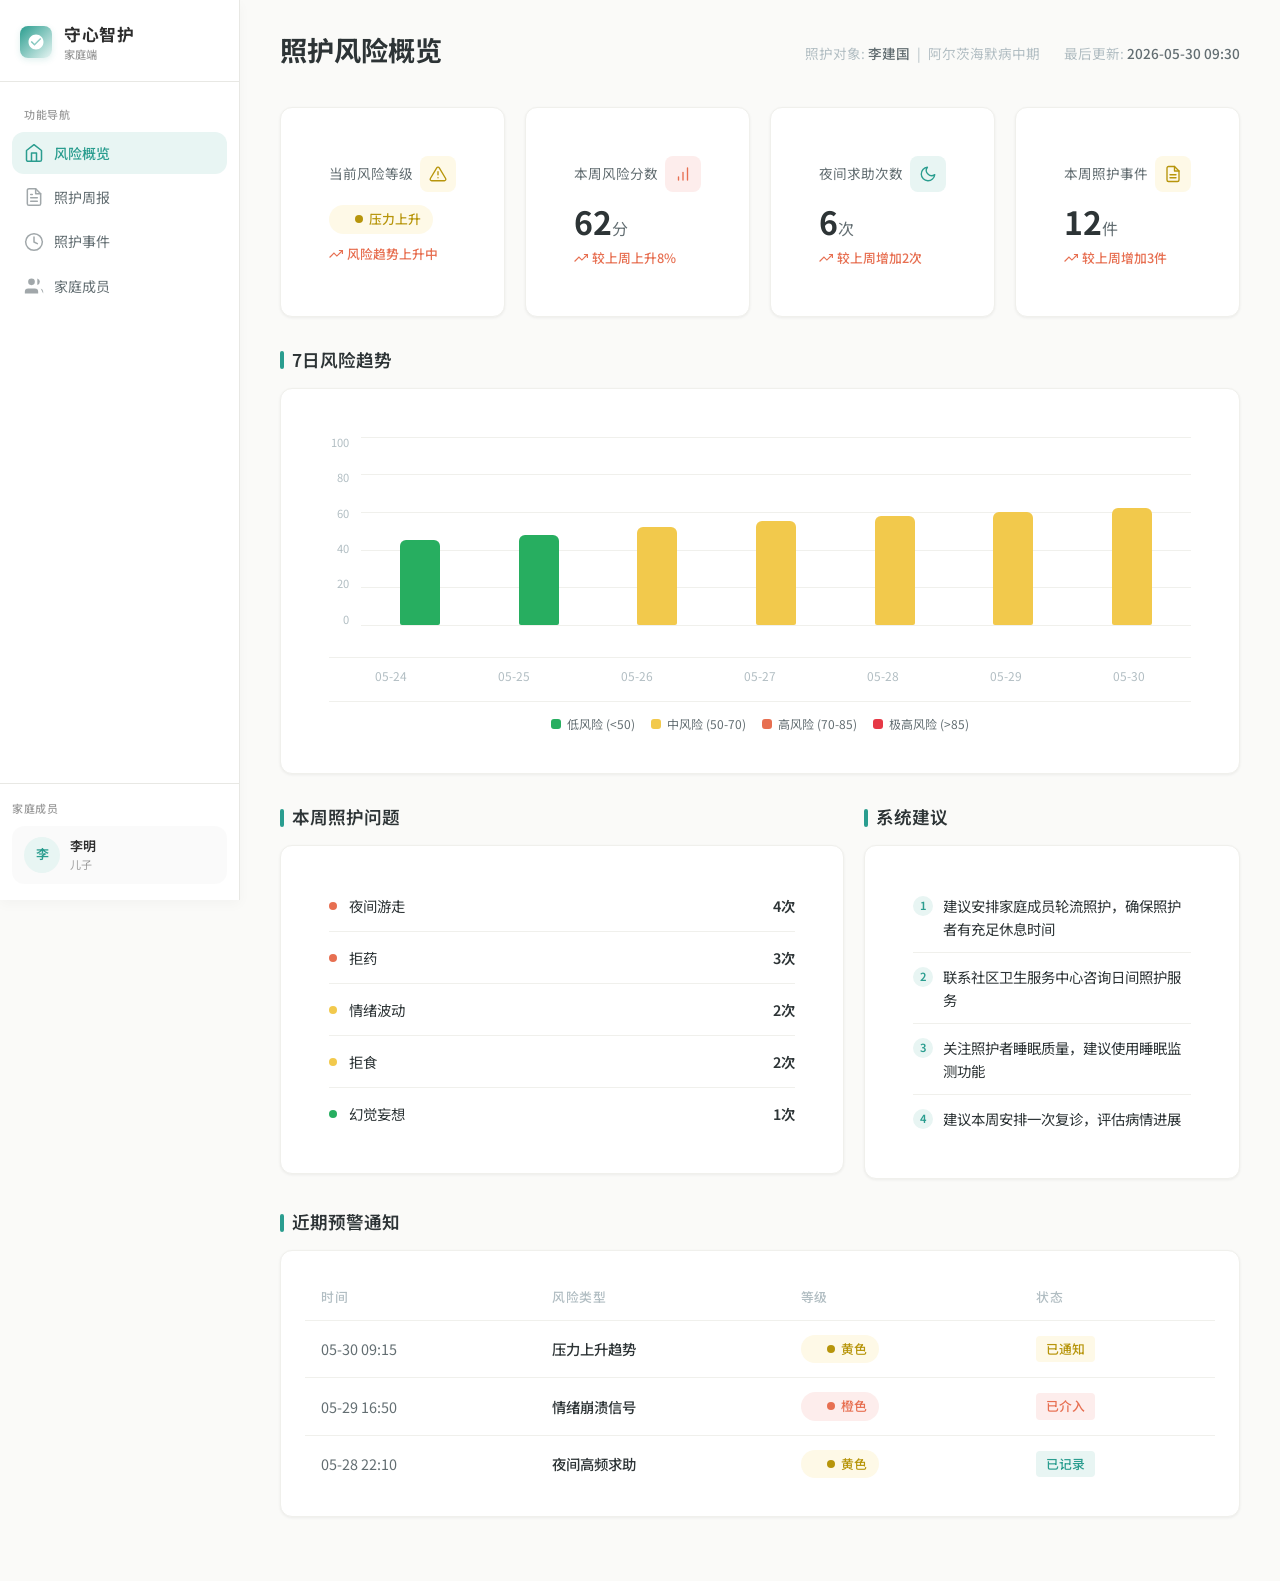
<file: family/index.html>
<!DOCTYPE html>
<html lang="zh-CN">
<head>
    <meta charset="UTF-8">
    <meta name="viewport" content="width=device-width, initial-scale=1.0">
    <title>守心智护 - 家庭端</title>
    <link href="https://fonts.googleapis.com/css2?family=Noto+Sans+SC:wght@300;400;500;600;700&display=swap" rel="stylesheet">
    <link rel="stylesheet" href="../styles/common.css">
    <style>
        /* ===== CSS Variables ===== */
        :root {
            --color-bg: #FAFAF8;
            --color-white: #FFFFFF;
            --color-primary: #2A9D8F;
            --color-primary-light: #E8F5F3;
            --color-primary-bg: #E8F5F3;
            --color-primary-dark: #1F7A6E;
            --color-text: #2D3436;
            --color-text-secondary: #636E72;
            --color-text-light: #B2BEC3;
            --color-border: #E8E8E4;
            --color-border-light: #F0F0EC;
            --color-risk-green: #27AE60;
            --color-risk-yellow: #F2C94C;
            --color-risk-orange: #E76F51;
            --color-risk-red: #E63946;
            --color-risk-green-bg: #EAFAF1;
            --color-risk-yellow-bg: #FEF9E7;
            --color-risk-orange-bg: #FDEDEC;
            --color-risk-red-bg: #FDEDEC;
            --shadow-sm: 0 1px 3px rgba(0, 0, 0, 0.06);
            --shadow-md: 0 4px 12px rgba(0, 0, 0, 0.08);
            --shadow-lg: 0 8px 24px rgba(0, 0, 0, 0.1);
            --radius-sm: 8px;
            --radius-md: 12px;
            --radius-lg: 16px;
            --sidebar-width: 240px;
            --header-height: 0px;
        }

        /* ===== Reset ===== */
        *,
        *::before,
        *::after {
            margin: 0;
            padding: 0;
            box-sizing: border-box;
        }

        body {
            font-family: 'Noto Sans SC', -apple-system, BlinkMacSystemFont, sans-serif;
            background-color: var(--color-bg);
            color: var(--color-text);
            line-height: 1.6;
            min-height: 100vh;
        }

        /* ===== Layout ===== */
        .app-layout {
            display: flex;
            min-height: 100vh;
        }

        /* Sidebar is unified in common.css */

        /* ===== Main Content ===== */
        .main-content {
            flex: 1;
            margin-left: var(--sidebar-width);
            padding: 32px 40px;
            max-width: 100%;
            overflow-x: hidden;
        }

        /* ===== Page Header ===== */
        .page-header {
            margin-bottom: 32px;
        }

        .page-header-top {
            display: flex;
            align-items: flex-start;
            justify-content: space-between;
            margin-bottom: 8px;
        }

        .page-title {
            font-size: 1.7rem;
            font-weight: 700;
            color: var(--color-text);
        }

        .page-meta {
            display: flex;
            gap: 24px;
            font-size: 0.85rem;
            color: var(--color-text-secondary);
        }

        .page-meta .meta-label {
            color: var(--color-text-light);
        }

        .page-meta .meta-value {
            font-weight: 500;
        }

        /* ===== Section Title ===== */
        .section-title {
            font-size: 1.1rem;
            font-weight: 600;
            color: var(--color-text);
            margin-bottom: 16px;
            display: flex;
            align-items: center;
            gap: 8px;
        }

        .section-title::before {
            content: '';
            display: inline-block;
            width: 4px;
            height: 18px;
            background-color: var(--color-primary);
            border-radius: 2px;
        }

        /* ===== Card ===== */
        .card {
            background-color: var(--color-white);
            border-radius: var(--radius-md);
            box-shadow: var(--shadow-sm);
            border: 1px solid var(--color-border-light);
            transition: box-shadow 0.25s ease, transform 0.25s ease;
        }

        .card:hover {
            box-shadow: var(--shadow-md);
            transform: translateY(-1px);
        }

        .card-body {
            padding: 24px;
        }

        /* ===== Stat Cards Grid ===== */
        .stat-grid {
            display: grid;
            grid-template-columns: repeat(4, 1fr);
            gap: 20px;
            margin-bottom: 32px;
        }

        .stat-card .stat-header {
            display: flex;
            align-items: center;
            justify-content: space-between;
            margin-bottom: 12px;
        }

        .stat-label {
            font-size: 0.85rem;
            color: var(--color-text-secondary);
            font-weight: 400;
        }

        .stat-icon {
            width: 36px;
            height: 36px;
            border-radius: var(--radius-sm);
            display: flex;
            align-items: center;
            justify-content: center;
        }

        .stat-icon svg {
            width: 18px;
            height: 18px;
            stroke: currentColor;
            fill: none;
            stroke-width: 1.8;
            stroke-linecap: round;
            stroke-linejoin: round;
        }

        .stat-value {
            font-size: 2rem;
            font-weight: 700;
            color: var(--color-text);
            line-height: 1.1;
            margin-bottom: 8px;
        }

        .stat-trend {
            display: flex;
            align-items: center;
            gap: 4px;
            font-size: 0.8rem;
            font-weight: 500;
        }

        .stat-trend.up {
            color: var(--color-risk-orange);
        }

        .stat-trend.down {
            color: var(--color-risk-green);
        }

        .stat-trend svg {
            width: 14px;
            height: 14px;
            stroke: currentColor;
            fill: none;
            stroke-width: 2;
        }

        /* Risk badge */
        .risk-badge {
            display: inline-flex;
            align-items: center;
            padding: 4px 12px;
            border-radius: 20px;
            font-size: 0.8rem;
            font-weight: 500;
            gap: 6px;
        }

        .risk-badge.green {
            background-color: var(--color-risk-green-bg);
            color: var(--color-risk-green);
        }

        .risk-badge.yellow {
            background-color: var(--color-risk-yellow-bg);
            color: #B7950B;
        }

        .risk-badge.orange {
            background-color: var(--color-risk-orange-bg);
            color: var(--color-risk-orange);
        }

        .risk-badge.red {
            background-color: var(--color-risk-red-bg);
            color: var(--color-risk-red);
        }

        .risk-badge .badge-dot {
            width: 8px;
            height: 8px;
            border-radius: 50%;
            background-color: currentColor;
        }

        /* ===== Chart Section ===== */
        .chart-section {
            margin-bottom: 32px;
        }

        .chart-container {
            padding: 24px 24px 16px;
        }

        .chart-area {
            display: flex;
            align-items: flex-end;
            gap: 0;
            height: 220px;
            padding-bottom: 32px;
            position: relative;
        }

        .chart-y-axis {
            display: flex;
            flex-direction: column;
            justify-content: space-between;
            height: 188px;
            padding-right: 12px;
            min-width: 32px;
        }

        .chart-y-label {
            font-size: 0.7rem;
            color: var(--color-text-light);
            text-align: right;
            line-height: 1;
        }

        .chart-grid {
            flex: 1;
            position: relative;
            height: 188px;
        }

        .chart-grid-line {
            position: absolute;
            left: 0;
            right: 0;
            height: 1px;
            background-color: var(--color-border-light);
        }

        .chart-bars-wrapper {
            position: absolute;
            bottom: 0;
            left: 0;
            right: 0;
            display: flex;
            align-items: flex-end;
            justify-content: space-around;
            height: 188px;
        }

        .chart-bar-group {
            display: flex;
            flex-direction: column;
            align-items: center;
            flex: 1;
            max-width: 80px;
        }

        .chart-bar {
            width: 40px;
            border-radius: 6px 6px 2px 2px;
            transition: all 0.3s ease;
            cursor: pointer;
            position: relative;
        }

        .chart-bar:hover {
            opacity: 0.85;
            transform: scaleY(1.02);
            transform-origin: bottom;
        }

        .chart-bar-tooltip {
            display: none;
            position: absolute;
            top: -32px;
            left: 50%;
            transform: translateX(-50%);
            background-color: var(--color-text);
            color: var(--color-white);
            padding: 4px 10px;
            border-radius: 4px;
            font-size: 0.75rem;
            font-weight: 500;
            white-space: nowrap;
        }

        .chart-bar:hover .chart-bar-tooltip {
            display: block;
        }

        .chart-bar-tooltip::after {
            content: '';
            position: absolute;
            bottom: -4px;
            left: 50%;
            transform: translateX(-50%);
            width: 0;
            height: 0;
            border-left: 4px solid transparent;
            border-right: 4px solid transparent;
            border-top: 4px solid var(--color-text);
        }

        .chart-x-axis {
            display: flex;
            justify-content: space-around;
            padding-top: 8px;
            border-top: 1px solid var(--color-border-light);
        }

        .chart-x-label {
            font-size: 0.75rem;
            color: var(--color-text-light);
            flex: 1;
            text-align: center;
        }

        .chart-legend {
            display: flex;
            gap: 16px;
            justify-content: center;
            margin-top: 16px;
            padding-top: 12px;
            border-top: 1px solid var(--color-border-light);
        }

        .chart-legend-item {
            display: flex;
            align-items: center;
            gap: 6px;
            font-size: 0.75rem;
            color: var(--color-text-secondary);
        }

        .chart-legend-dot {
            width: 10px;
            height: 10px;
            border-radius: 3px;
        }

        /* ===== Two Column Layout ===== */
        .two-col-grid {
            display: grid;
            grid-template-columns: 6fr 4fr;
            gap: 20px;
            margin-bottom: 32px;
        }

        /* Issue List */
        .issue-list {
            list-style: none;
        }

        .issue-item {
            display: flex;
            align-items: center;
            justify-content: space-between;
            padding: 14px 0;
            border-bottom: 1px solid var(--color-border-light);
        }

        .issue-item:last-child {
            border-bottom: none;
            padding-bottom: 0;
        }

        .issue-item:first-child {
            padding-top: 0;
        }

        .issue-info {
            display: flex;
            align-items: center;
            gap: 12px;
        }

        .issue-dot {
            width: 8px;
            height: 8px;
            border-radius: 50%;
            flex-shrink: 0;
        }

        .issue-name {
            font-size: 0.9rem;
            font-weight: 400;
            color: var(--color-text);
        }

        .issue-count {
            font-size: 0.9rem;
            font-weight: 600;
            color: var(--color-text);
        }

        /* Suggestion List */
        .suggestion-list {
            list-style: none;
            display: flex;
            flex-direction: column;
            gap: 0;
        }

        .suggestion-item {
            display: flex;
            align-items: flex-start;
            gap: 10px;
            padding: 12px 0;
            border-bottom: 1px solid var(--color-border-light);
            font-size: 0.9rem;
            color: var(--color-text);
            line-height: 1.6;
        }

        .suggestion-item:last-child {
            border-bottom: none;
            padding-bottom: 0;
        }

        .suggestion-item:first-child {
            padding-top: 0;
        }

        .suggestion-marker {
            width: 20px;
            height: 20px;
            border-radius: 50%;
            background-color: var(--color-primary-light);
            color: var(--color-primary);
            display: flex;
            align-items: center;
            justify-content: center;
            font-size: 0.7rem;
            font-weight: 600;
            flex-shrink: 0;
            margin-top: 2px;
        }

        /* ===== Alert Table ===== */
        .alert-section {
            margin-bottom: 32px;
        }

        .alert-table {
            width: 100%;
            border-collapse: collapse;
        }

        .alert-table thead th {
            text-align: left;
            font-size: 0.8rem;
            font-weight: 500;
            color: var(--color-text-light);
            padding: 12px 16px;
            border-bottom: 1px solid var(--color-border-light);
            letter-spacing: 0.5px;
        }

        .alert-table tbody td {
            padding: 14px 16px;
            font-size: 0.9rem;
            border-bottom: 1px solid var(--color-border-light);
            vertical-align: middle;
        }

        .alert-table tbody tr:last-child td {
            border-bottom: none;
        }

        .alert-table tbody tr:hover {
            background-color: rgba(42, 157, 143, 0.03);
        }

        .alert-time {
            font-variant-numeric: tabular-nums;
            color: var(--color-text-secondary);
        }

        .alert-type {
            font-weight: 500;
        }

        .alert-status {
            display: inline-flex;
            align-items: center;
            padding: 3px 10px;
            border-radius: 4px;
            font-size: 0.8rem;
            font-weight: 500;
        }

        .alert-status.notified {
            background-color: var(--color-risk-yellow-bg);
            color: #B7950B;
        }

        .alert-status.intervened {
            background-color: var(--color-risk-orange-bg);
            color: var(--color-risk-orange);
        }

        .alert-status.recorded {
            background-color: var(--color-primary-light);
            color: var(--color-primary);
        }

        /* ===== Responsive ===== */
        @media (max-width: 1200px) {
            .stat-grid {
                grid-template-columns: repeat(2, 1fr);
            }

            .two-col-grid {
                grid-template-columns: 1fr;
            }
        }

        @media (max-width: 768px) {
            .sidebar {
                display: none;
            }

            .main-content {
                margin-left: 0;
                padding: 20px 16px;
            }

            .stat-grid {
                grid-template-columns: 1fr;
            }
        }
    </style>
</head>
<body>
    <div class="app-layout">
        <!-- Sidebar -->
        <aside class="sidebar sidebar--fixed">
            <div class="sidebar-header">
                <a href="../index.html" class="sidebar-logo">
                    <div class="sidebar-logo-icon">
                        <svg viewBox="0 0 24 24"><path d="M12 2C6.48 2 2 6.48 2 12s4.48 10 10 10 10-4.48 10-10S17.52 2 12 2zm-2 15l-5-5 1.41-1.41L10 14.17l7.59-7.59L19 8l-9 9z"/></svg>
                    </div>
                    <div class="sidebar-logo-text">
                        <span class="logo-title">守心智护</span>
                        <span class="logo-subtitle">家庭端</span>
                    </div>
                </a>
            </div>

            <nav class="sidebar-nav">
                <div class="nav-label">功能导航</div>
                <a class="sidebar-link active" href="index.html">
                    <svg viewBox="0 0 24 24" fill="none" stroke="currentColor" stroke-width="1.8" stroke-linecap="round" stroke-linejoin="round"><path d="M3 9l9-7 9 7v11a2 2 0 0 1-2 2H5a2 2 0 0 1-2-2z"/><polyline points="9 22 9 12 15 12 15 22"/></svg>
                    风险概览
                </a>
                <a class="sidebar-link" href="weekly.html">
                    <svg viewBox="0 0 24 24" fill="none" stroke="currentColor" stroke-width="1.8" stroke-linecap="round" stroke-linejoin="round"><path d="M14 2H6a2 2 0 0 0-2 2v16a2 2 0 0 0 2 2h12a2 2 0 0 0 2-2V8z"/><polyline points="14 2 14 8 20 8"/><line x1="16" y1="13" x2="8" y2="13"/><line x1="16" y1="17" x2="8" y2="17"/><polyline points="10 9 9 9 8 9"/></svg>
                    照护周报
                </a>
                <a class="sidebar-link" href="events.html">
                    <svg viewBox="0 0 24 24" fill="none" stroke="currentColor" stroke-width="1.8" stroke-linecap="round" stroke-linejoin="round"><circle cx="12" cy="12" r="10"/><polyline points="12 6 12 12 16 14"/></svg>
                    照护事件
                </a>
                <a class="sidebar-link" href="members.html">
                    <svg viewBox="0 0 24 24" fill="currentColor"><path d="M17 21v-2a4 4 0 0 0-4-4H5a4 4 0 0 0-4 4v2"/><circle cx="9" cy="7" r="4"/><path d="M23 21v-2a4 4 0 0 0-3-3.87"/><path d="M16 3.13a4 4 0 0 1 0 7.75"/></svg>
                    家庭成员
                </a>
            </nav>

            <div class="sidebar-footer">
                <div class="nav-label" style="padding: 0 0 8px;">家庭成员</div>
                <div class="sidebar-user">
                    <div class="sidebar-avatar">李</div>
                    <div class="sidebar-user-info">
                        <div class="sidebar-user-name">李明</div>
                        <div class="sidebar-user-role">儿子</div>
                    </div>
                </div>
            </div>
        </aside>

        <!-- Main Content -->
        <main class="main-content">
            <!-- Page Header -->
            <div class="page-header">
                <div class="page-header-top">
                    <h2 class="page-title">照护风险概览</h2>
                </div>
                <div class="page-meta">
                    <span>
                        <span class="meta-label">照护对象:</span>
                        <span class="meta-value">李建国</span>
                        <span class="meta-label" style="margin-left: 4px;">|</span>
                        <span class="meta-label" style="margin-left: 4px;">阿尔茨海默病中期</span>
                    </span>
                    <span>
                        <span class="meta-label">最后更新:</span>
                        <span class="meta-value">2026-05-30 09:30</span>
                    </span>
                </div>
            </div>

            <!-- Section 1: Risk Overview Stat Cards -->
            <div class="stat-grid">
                <div class="card stat-card">
                    <div class="card-body">
                        <div class="stat-header">
                            <span class="stat-label">当前风险等级</span>
                            <div class="stat-icon" style="background-color: var(--color-risk-yellow-bg); color: #B7950B;">
                                <svg viewBox="0 0 24 24"><path d="M10.29 3.86L1.82 18a2 2 0 0 0 1.71 3h16.94a2 2 0 0 0 1.71-3L13.71 3.86a2 2 0 0 0-3.42 0z"/><line x1="12" y1="9" x2="12" y2="13"/><line x1="12" y1="17" x2="12.01" y2="17"/></svg>
                            </div>
                        </div>
                        <div style="margin-bottom: 10px;">
                            <span class="risk-badge yellow"><span class="badge-dot"></span>压力上升</span>
                        </div>
                        <div class="stat-trend up">
                            <svg viewBox="0 0 24 24"><polyline points="23 6 13.5 15.5 8.5 10.5 1 18"/><polyline points="17 6 23 6 23 12"/></svg>
                            风险趋势上升中
                        </div>
                    </div>
                </div>

                <div class="card stat-card">
                    <div class="card-body">
                        <div class="stat-header">
                            <span class="stat-label">本周风险分数</span>
                            <div class="stat-icon" style="background-color: var(--color-risk-orange-bg); color: var(--color-risk-orange);">
                                <svg viewBox="0 0 24 24"><line x1="12" y1="20" x2="12" y2="10"/><line x1="18" y1="20" x2="18" y2="4"/><line x1="6" y1="20" x2="6" y2="16"/></svg>
                            </div>
                        </div>
                        <div class="stat-value">62<span style="font-size: 1rem; font-weight: 400; color: var(--color-text-secondary);">分</span></div>
                        <div class="stat-trend up">
                            <svg viewBox="0 0 24 24"><polyline points="23 6 13.5 15.5 8.5 10.5 1 18"/><polyline points="17 6 23 6 23 12"/></svg>
                            较上周上升8%
                        </div>
                    </div>
                </div>

                <div class="card stat-card">
                    <div class="card-body">
                        <div class="stat-header">
                            <span class="stat-label">夜间求助次数</span>
                            <div class="stat-icon" style="background-color: var(--color-primary-light); color: var(--color-primary);">
                                <svg viewBox="0 0 24 24"><path d="M21 12.79A9 9 0 1 1 11.21 3 7 7 0 0 0 21 12.79z"/></svg>
                            </div>
                        </div>
                        <div class="stat-value">6<span style="font-size: 1rem; font-weight: 400; color: var(--color-text-secondary);">次</span></div>
                        <div class="stat-trend up">
                            <svg viewBox="0 0 24 24"><polyline points="23 6 13.5 15.5 8.5 10.5 1 18"/><polyline points="17 6 23 6 23 12"/></svg>
                            较上周增加2次
                        </div>
                    </div>
                </div>

                <div class="card stat-card">
                    <div class="card-body">
                        <div class="stat-header">
                            <span class="stat-label">本周照护事件</span>
                            <div class="stat-icon" style="background-color: var(--color-risk-yellow-bg); color: #B7950B;">
                                <svg viewBox="0 0 24 24"><path d="M14 2H6a2 2 0 0 0-2 2v16a2 2 0 0 0 2 2h12a2 2 0 0 0 2-2V8z"/><polyline points="14 2 14 8 20 8"/><line x1="16" y1="13" x2="8" y2="13"/><line x1="16" y1="17" x2="8" y2="17"/></svg>
                            </div>
                        </div>
                        <div class="stat-value">12<span style="font-size: 1rem; font-weight: 400; color: var(--color-text-secondary);">件</span></div>
                        <div class="stat-trend up">
                            <svg viewBox="0 0 24 24"><polyline points="23 6 13.5 15.5 8.5 10.5 1 18"/><polyline points="17 6 23 6 23 12"/></svg>
                            较上周增加3件
                        </div>
                    </div>
                </div>
            </div>

            <!-- Section 2: Risk Trend Chart -->
            <div class="chart-section">
                <h3 class="section-title">7日风险趋势</h3>
                <div class="card">
                    <div class="chart-container">
                        <div class="chart-area">
                            <div class="chart-y-axis">
                                <span class="chart-y-label">100</span>
                                <span class="chart-y-label">80</span>
                                <span class="chart-y-label">60</span>
                                <span class="chart-y-label">40</span>
                                <span class="chart-y-label">20</span>
                                <span class="chart-y-label">0</span>
                            </div>
                            <div class="chart-grid">
                                <div class="chart-grid-line" style="top: 0%;"></div>
                                <div class="chart-grid-line" style="top: 20%;"></div>
                                <div class="chart-grid-line" style="top: 40%;"></div>
                                <div class="chart-grid-line" style="top: 60%;"></div>
                                <div class="chart-grid-line" style="top: 80%;"></div>
                                <div class="chart-grid-line" style="top: 100%;"></div>
                                <div class="chart-bars-wrapper" id="chartBars"></div>
                            </div>
                        </div>
                        <div class="chart-x-axis" id="chartXAxis"></div>
                        <div class="chart-legend">
                            <div class="chart-legend-item">
                                <span class="chart-legend-dot" style="background-color: var(--color-risk-green);"></span>
                                低风险 (&lt;50)
                            </div>
                            <div class="chart-legend-item">
                                <span class="chart-legend-dot" style="background-color: var(--color-risk-yellow);"></span>
                                中风险 (50-70)
                            </div>
                            <div class="chart-legend-item">
                                <span class="chart-legend-dot" style="background-color: var(--color-risk-orange);"></span>
                                高风险 (70-85)
                            </div>
                            <div class="chart-legend-item">
                                <span class="chart-legend-dot" style="background-color: var(--color-risk-red);"></span>
                                极高风险 (&gt;85)
                            </div>
                        </div>
                    </div>
                </div>
            </div>

            <!-- Section 3: Two-column layout -->
            <div class="two-col-grid">
                <!-- Left: Issues -->
                <div>
                    <h3 class="section-title">本周照护问题</h3>
                    <div class="card">
                        <div class="card-body">
                            <ul class="issue-list" id="issueList"></ul>
                        </div>
                    </div>
                </div>

                <!-- Right: Suggestions -->
                <div>
                    <h3 class="section-title">系统建议</h3>
                    <div class="card">
                        <div class="card-body">
                            <ul class="suggestion-list" id="suggestionList"></ul>
                        </div>
                    </div>
                </div>
            </div>

            <!-- Section 4: Recent Alerts -->
            <div class="alert-section">
                <h3 class="section-title">近期预警通知</h3>
                <div class="card">
                    <table class="alert-table">
                        <thead>
                            <tr>
                                <th>时间</th>
                                <th>风险类型</th>
                                <th>等级</th>
                                <th>状态</th>
                            </tr>
                        </thead>
                        <tbody id="alertTableBody"></tbody>
                    </table>
                </div>
            </div>
        </main>
    </div>

    <script>
        // ===== Mock Data =====

        // Chart data
        const chartData = [
            { date: '05-24', score: 45 },
            { date: '05-25', score: 48 },
            { date: '05-26', score: 52 },
            { date: '05-27', score: 55 },
            { date: '05-28', score: 58 },
            { date: '05-29', score: 60 },
            { date: '05-30', score: 62 }
        ];

        // Issue data
        const issues = [
            { name: '夜间游走', count: 4, color: 'var(--color-risk-orange)' },
            { name: '拒药', count: 3, color: 'var(--color-risk-orange)' },
            { name: '情绪波动', count: 2, color: 'var(--color-risk-yellow)' },
            { name: '拒食', count: 2, color: 'var(--color-risk-yellow)' },
            { name: '幻觉妄想', count: 1, color: 'var(--color-risk-green)' }
        ];

        // Suggestion data
        const suggestions = [
            '建议安排家庭成员轮流照护，确保照护者有充足休息时间',
            '联系社区卫生服务中心咨询日间照护服务',
            '关注照护者睡眠质量，建议使用睡眠监测功能',
            '建议本周安排一次复诊，评估病情进展'
        ];

        // Alert data
        const alerts = [
            { time: '05-30 09:15', type: '压力上升趋势', level: 'yellow', levelText: '黄色', status: 'notified', statusText: '已通知' },
            { time: '05-29 16:50', type: '情绪崩溃信号', level: 'orange', levelText: '橙色', status: 'intervened', statusText: '已介入' },
            { time: '05-28 22:10', type: '夜间高频求助', level: 'yellow', levelText: '黄色', status: 'recorded', statusText: '已记录' }
        ];

        // ===== Render Functions =====

        function getRiskColor(score) {
            if (score < 50) return 'var(--color-risk-green)';
            if (score < 70) return 'var(--color-risk-yellow)';
            if (score < 85) return 'var(--color-risk-orange)';
            return 'var(--color-risk-red)';
        }

        function renderChart() {
            const barsContainer = document.getElementById('chartBars');
            const xAxisContainer = document.getElementById('chartXAxis');
            const maxScore = 100;
            const maxHeight = 188;

            chartData.forEach(function(item, index) {
                // Create bar group
                var barGroup = document.createElement('div');
                barGroup.className = 'chart-bar-group';

                var bar = document.createElement('div');
                bar.className = 'chart-bar';
                var height = (item.score / maxScore) * maxHeight;
                bar.style.height = height + 'px';
                bar.style.backgroundColor = getRiskColor(item.score);

                var tooltip = document.createElement('div');
                tooltip.className = 'chart-bar-tooltip';
                tooltip.textContent = item.score + '分';
                bar.appendChild(tooltip);

                barGroup.appendChild(bar);
                barsContainer.appendChild(barGroup);

                // Create x-axis label
                var label = document.createElement('span');
                label.className = 'chart-x-label';
                label.textContent = item.date;
                xAxisContainer.appendChild(label);
            });
        }

        function renderIssues() {
            var list = document.getElementById('issueList');
            issues.forEach(function(issue) {
                var li = document.createElement('li');
                li.className = 'issue-item';

                var info = document.createElement('div');
                info.className = 'issue-info';

                var dot = document.createElement('span');
                dot.className = 'issue-dot';
                dot.style.backgroundColor = issue.color;

                var name = document.createElement('span');
                name.className = 'issue-name';
                name.textContent = issue.name;

                info.appendChild(dot);
                info.appendChild(name);

                var count = document.createElement('span');
                count.className = 'issue-count';
                count.textContent = issue.count + '次';

                li.appendChild(info);
                li.appendChild(count);
                list.appendChild(li);
            });
        }

        function renderSuggestions() {
            var list = document.getElementById('suggestionList');
            suggestions.forEach(function(text, index) {
                var li = document.createElement('li');
                li.className = 'suggestion-item';

                var marker = document.createElement('span');
                marker.className = 'suggestion-marker';
                marker.textContent = index + 1;

                var content = document.createElement('span');
                content.textContent = text;

                li.appendChild(marker);
                li.appendChild(content);
                list.appendChild(li);
            });
        }

        function renderAlerts() {
            var tbody = document.getElementById('alertTableBody');
            alerts.forEach(function(alert) {
                var tr = document.createElement('tr');

                var tdTime = document.createElement('td');
                tdTime.className = 'alert-time';
                tdTime.textContent = alert.time;

                var tdType = document.createElement('td');
                tdType.className = 'alert-type';
                tdType.textContent = alert.type;

                var tdLevel = document.createElement('td');
                var levelBadge = document.createElement('span');
                levelBadge.className = 'risk-badge ' + alert.level;
                levelBadge.innerHTML = '<span class="badge-dot"></span>' + alert.levelText;
                tdLevel.appendChild(levelBadge);

                var tdStatus = document.createElement('td');
                var statusBadge = document.createElement('span');
                statusBadge.className = 'alert-status ' + alert.status;
                statusBadge.textContent = alert.statusText;
                tdStatus.appendChild(statusBadge);

                tr.appendChild(tdTime);
                tr.appendChild(tdType);
                tr.appendChild(tdLevel);
                tr.appendChild(tdStatus);
                tbody.appendChild(tr);
            });
        }

        // ===== Initialize =====
        document.addEventListener('DOMContentLoaded', function() {
            renderChart();
            renderIssues();
            renderSuggestions();
            renderAlerts();
        });
    </script>
</body>
</html>
</file>
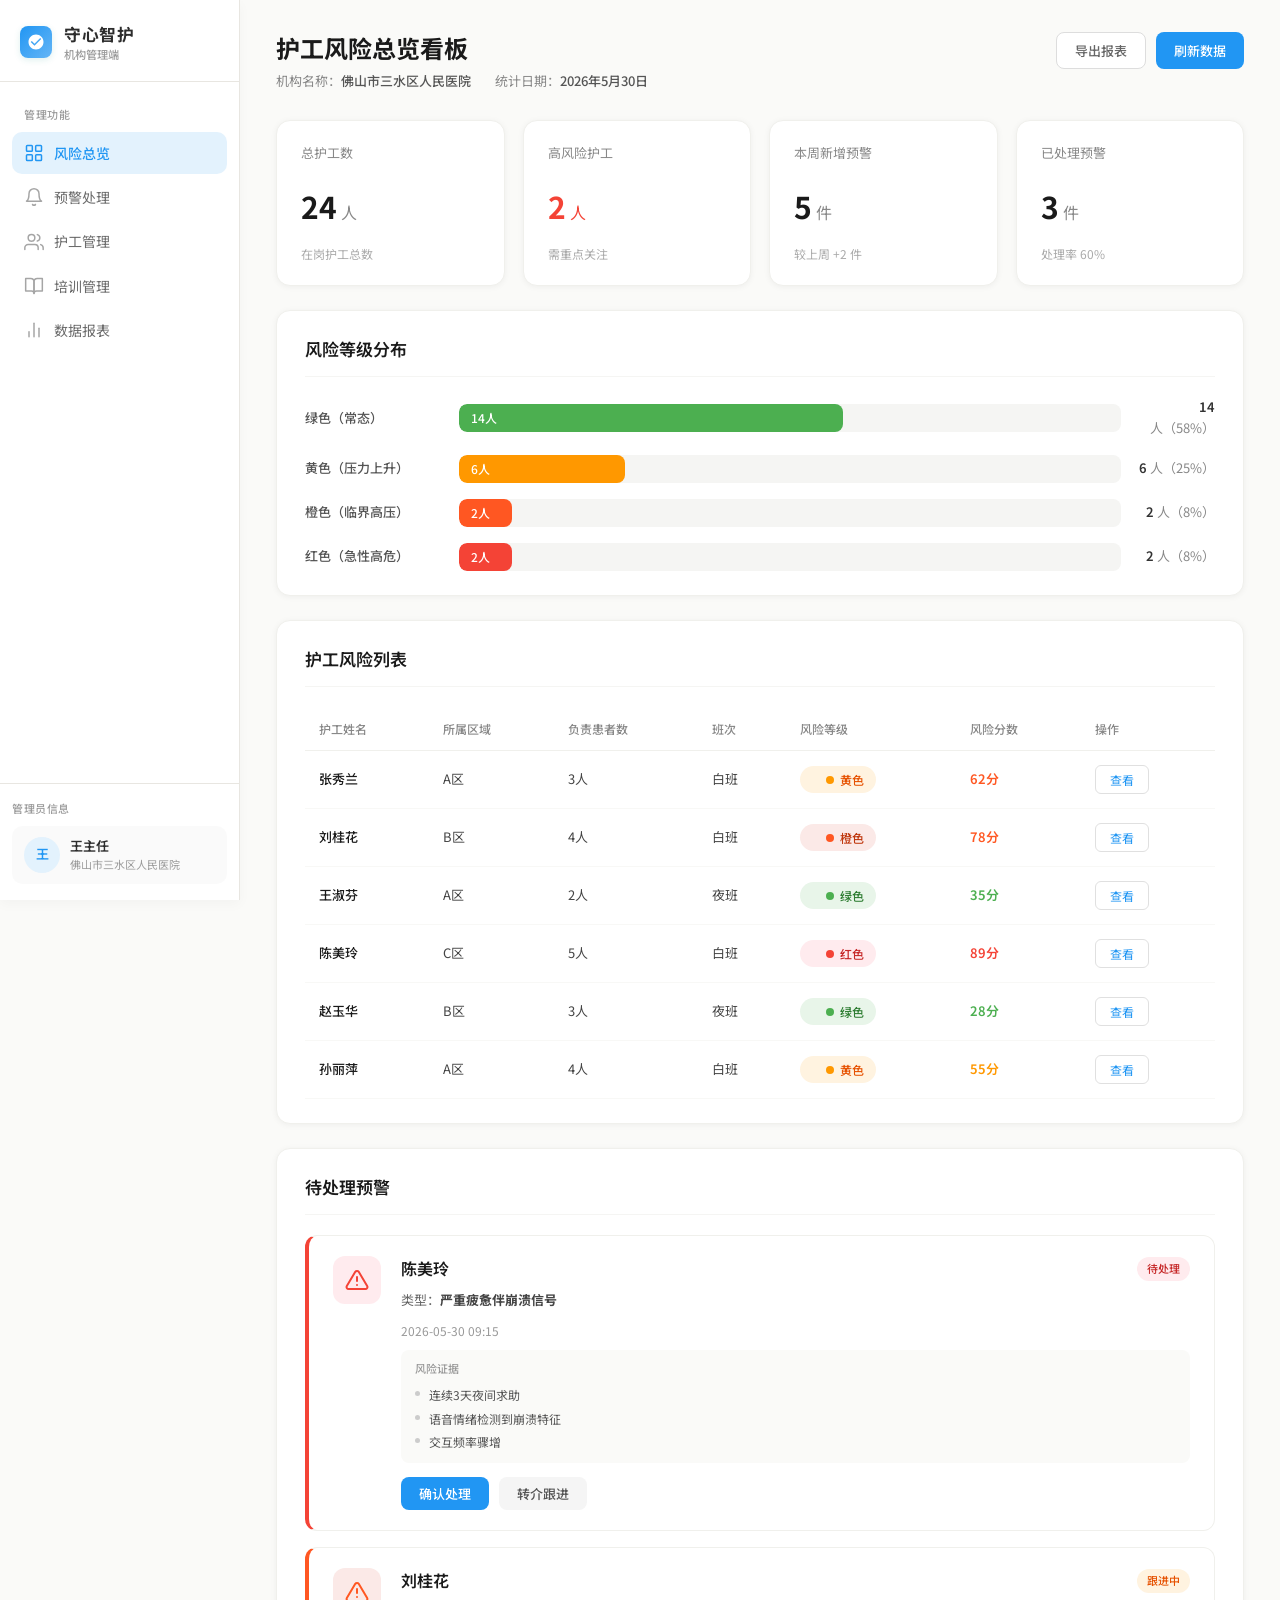
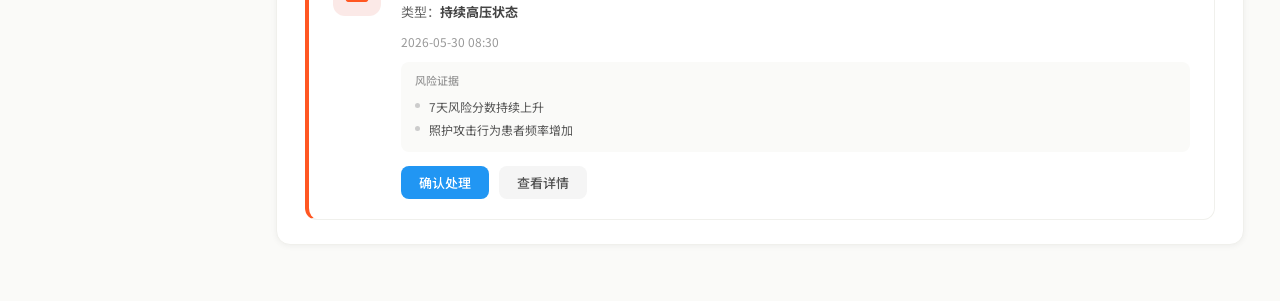
<file: institution/index.html>
<!DOCTYPE html>
<html lang="zh-CN">
<head>
<meta charset="UTF-8">
<meta name="viewport" content="width=device-width, initial-scale=1.0">
<title>守心智护 - 机构端</title>
<link href="https://fonts.googleapis.com/css2?family=Noto+Sans+SC:wght@300;400;500;700&display=swap" rel="stylesheet">
<link rel="stylesheet" href="../styles/common.css">
<style>
  :root {
    --color-primary: #2196F3;
    --color-primary-light: #64B5F6;
    --color-primary-dark: #1976D2;
    --color-primary-bg: #E3F2FD;
  }

  *, *::before, *::after {
    margin: 0;
    padding: 0;
    box-sizing: border-box;
  }

  body {
    font-family: 'Noto Sans SC', sans-serif;
    background: #FAFAF8;
    color: #333;
    display: flex;
    min-height: 100vh;
  }

  /* ===== Main Content ===== */
  .main {
    margin-left: 240px;
    flex: 1;
    padding: 32px 36px;
    min-height: 100vh;
  }

  /* Header */
  .page-header {
    margin-bottom: 28px;
  }

  .page-header .header-top {
    display: flex;
    align-items: flex-start;
    justify-content: space-between;
    width: 100%;
  }

  .page-header h1 {
    font-size: 24px;
    font-weight: 700;
    color: #1a1a1a;
    margin-bottom: 8px;
  }

  .page-header .header-meta {
    display: flex;
    gap: 24px;
    margin-top: 4px;
  }

  .page-header .meta-item {
    font-size: 13px;
    color: #888;
  }

  .page-header .meta-item span {
    color: #555;
    font-weight: 500;
  }

  .header-actions {
    display: flex;
    gap: 10px;
  }

  .btn {
    padding: 8px 18px;
    border-radius: 8px;
    border: none;
    cursor: pointer;
    font-size: 13px;
    font-family: 'Noto Sans SC', sans-serif;
    font-weight: 500;
    transition: all 0.2s ease;
  }

  .btn-primary {
    background: #2196F3;
    color: #fff;
  }

  .btn-primary:hover {
    background: #1976D2;
    box-shadow: 0 2px 8px rgba(33,150,243,0.3);
  }

  .btn-outline {
    background: #fff;
    color: #666;
    border: 1px solid #ddd;
  }

  .btn-outline:hover {
    border-color: #2196F3;
    color: #2196F3;
  }

  /* Summary Stats */
  .stats-grid {
    display: grid;
    grid-template-columns: repeat(4, 1fr);
    gap: 18px;
    margin-bottom: 24px;
  }

  .stat-card {
    background: #fff;
    border-radius: 14px;
    padding: 22px 24px;
    box-shadow: 0 1px 6px rgba(0,0,0,0.05);
    border: 1px solid #F0F0EC;
    transition: box-shadow 0.2s ease;
  }

  .stat-card:hover {
    box-shadow: 0 4px 16px rgba(0,0,0,0.08);
  }

  .stat-card .stat-label {
    font-size: 13px;
    color: #888;
    margin-bottom: 10px;
  }

  .stat-card .stat-value {
    font-size: 30px;
    font-weight: 700;
    color: #1a1a1a;
  }

  .stat-card .stat-value.red {
    color: #F44336;
  }

  .stat-card .stat-sub {
    font-size: 12px;
    color: #aaa;
    margin-top: 6px;
  }

  /* Section Card */
  .section-card {
    background: #fff;
    border-radius: 14px;
    padding: 24px 28px;
    box-shadow: 0 1px 6px rgba(0,0,0,0.05);
    border: 1px solid #F0F0EC;
    margin-bottom: 24px;
  }

  .section-card .section-title {
    font-size: 17px;
    font-weight: 600;
    color: #1a1a1a;
    margin-bottom: 20px;
    padding-bottom: 14px;
    border-bottom: 1px solid #F5F5F3;
  }

  /* Risk Distribution */
  .risk-bars {
    display: flex;
    flex-direction: column;
    gap: 16px;
  }

  .risk-bar-row {
    display: flex;
    align-items: center;
    gap: 14px;
  }

  .risk-bar-label {
    width: 140px;
    font-size: 13px;
    color: #555;
    font-weight: 500;
    flex-shrink: 0;
  }

  .risk-bar-track {
    flex: 1;
    height: 28px;
    background: #F5F5F3;
    border-radius: 8px;
    overflow: hidden;
    position: relative;
  }

  .risk-bar-fill {
    height: 100%;
    border-radius: 8px;
    transition: width 1s ease;
    display: flex;
    align-items: center;
    padding-left: 12px;
    font-size: 12px;
    color: #fff;
    font-weight: 500;
    min-width: 50px;
  }

  .risk-bar-fill.green { background: #4CAF50; }
  .risk-bar-fill.yellow { background: #FF9800; }
  .risk-bar-fill.orange { background: #FF5722; }
  .risk-bar-fill.red { background: #F44336; }

  .risk-bar-count {
    width: 80px;
    text-align: right;
    font-size: 13px;
    color: #888;
    flex-shrink: 0;
  }

  .risk-bar-count strong {
    color: #333;
    font-weight: 600;
  }

  /* Table */
  .table-wrap {
    overflow-x: auto;
  }

  .data-table {
    width: 100%;
    border-collapse: collapse;
  }

  .data-table thead th {
    text-align: left;
    padding: 12px 14px;
    font-size: 12px;
    font-weight: 500;
    color: #888;
    border-bottom: 1px solid #F0F0EC;
    white-space: nowrap;
  }

  .data-table tbody tr {
    cursor: pointer;
    transition: background 0.15s ease;
  }

  .data-table tbody tr:hover {
    background: #FAFAF8;
  }

  .data-table tbody tr.selected {
    background: #E3F2FD;
  }

  .data-table tbody td {
    padding: 14px 14px;
    font-size: 13px;
    color: #444;
    border-bottom: 1px solid #F8F8F6;
    vertical-align: middle;
  }

  .data-table .name-cell {
    font-weight: 500;
    color: #1a1a1a;
  }

  /* Risk Badge */
  .risk-badge {
    display: inline-flex;
    align-items: center;
    gap: 6px;
    padding: 4px 12px;
    border-radius: 20px;
    font-size: 12px;
    font-weight: 500;
  }

  .risk-badge .dot {
    width: 8px;
    height: 8px;
    border-radius: 50%;
  }

  .risk-badge.green {
    background: #E8F5E9;
    color: #2E7D32;
  }
  .risk-badge.green .dot { background: #4CAF50; }

  .risk-badge.yellow {
    background: #FFF3E0;
    color: #E65100;
  }
  .risk-badge.yellow .dot { background: #FF9800; }

  .risk-badge.orange {
    background: #FBE9E7;
    color: #BF360C;
  }
  .risk-badge.orange .dot { background: #FF5722; }

  .risk-badge.red {
    background: #FFEBEE;
    color: #C62828;
  }
  .risk-badge.red .dot { background: #F44336; }

  .score-cell {
    font-weight: 600;
    font-size: 14px;
  }

  .score-cell.high { color: #F44336; }
  .score-cell.mid { color: #FF5722; }
  .score-cell.low { color: #FF9800; }
  .score-cell.safe { color: #4CAF50; }

  .btn-view {
    padding: 5px 14px;
    border-radius: 6px;
    border: 1px solid #E0E0E0;
    background: #fff;
    color: #2196F3;
    font-size: 12px;
    cursor: pointer;
    font-family: 'Noto Sans SC', sans-serif;
    transition: all 0.15s ease;
  }

  .btn-view:hover {
    background: #E3F2FD;
    border-color: #2196F3;
  }

  /* Alert Cards */
  .alert-cards {
    display: flex;
    flex-direction: column;
    gap: 16px;
  }

  .alert-card {
    background: #fff;
    border: 1px solid #F0F0EC;
    border-radius: 12px;
    padding: 20px 24px;
    display: flex;
    gap: 20px;
    transition: box-shadow 0.2s ease;
  }

  .alert-card:hover {
    box-shadow: 0 4px 16px rgba(0,0,0,0.08);
  }

  .alert-card.level-red {
    border-left: 4px solid #F44336;
  }

  .alert-card.level-orange {
    border-left: 4px solid #FF5722;
  }

  .alert-indicator {
    width: 48px;
    height: 48px;
    border-radius: 12px;
    display: flex;
    align-items: center;
    justify-content: center;
    flex-shrink: 0;
  }

  .alert-indicator.red {
    background: #FFEBEE;
  }

  .alert-indicator.orange {
    background: #FBE9E7;
  }

  .alert-indicator svg {
    width: 24px;
    height: 24px;
    stroke-width: 2;
    fill: none;
  }

  .alert-indicator.red svg { stroke: #F44336; }
  .alert-indicator.orange svg { stroke: #FF5722; }

  .alert-body {
    flex: 1;
  }

  .alert-header {
    display: flex;
    align-items: center;
    justify-content: space-between;
    margin-bottom: 8px;
  }

  .alert-header .alert-name {
    font-size: 16px;
    font-weight: 600;
    color: #1a1a1a;
  }

  .alert-status {
    padding: 3px 10px;
    border-radius: 20px;
    font-size: 11px;
    font-weight: 500;
  }

  .alert-status.pending {
    background: #FFEBEE;
    color: #C62828;
  }

  .alert-status.following {
    background: #FFF3E0;
    color: #E65100;
  }

  .alert-type {
    font-size: 13px;
    color: #666;
    margin-bottom: 10px;
  }

  .alert-type strong {
    color: #444;
  }

  .alert-time {
    font-size: 12px;
    color: #999;
    margin-bottom: 10px;
  }

  .alert-evidence {
    background: #FAFAF8;
    border-radius: 8px;
    padding: 10px 14px;
    margin-bottom: 14px;
  }

  .alert-evidence .evi-label {
    font-size: 11px;
    color: #999;
    margin-bottom: 6px;
    font-weight: 500;
  }

  .alert-evidence ul {
    list-style: none;
    padding: 0;
  }

  .alert-evidence li {
    font-size: 12px;
    color: #555;
    padding: 2px 0;
    padding-left: 14px;
    position: relative;
  }

  .alert-evidence li::before {
    content: '';
    position: absolute;
    left: 0;
    top: 8px;
    width: 5px;
    height: 5px;
    border-radius: 50%;
    background: #ccc;
  }

  .alert-actions {
    display: flex;
    gap: 10px;
  }

  .btn-action {
    padding: 7px 18px;
    border-radius: 8px;
    border: none;
    cursor: pointer;
    font-size: 13px;
    font-family: 'Noto Sans SC', sans-serif;
    font-weight: 500;
    transition: all 0.2s ease;
  }

  .btn-action.primary {
    background: #2196F3;
    color: #fff;
  }

  .btn-action.primary:hover {
    background: #1976D2;
    box-shadow: 0 2px 8px rgba(33,150,243,0.3);
  }

  .btn-action.secondary {
    background: #F5F5F5;
    color: #555;
  }

  .btn-action.secondary:hover {
    background: #EEEEEE;
  }

  /* Modal */
  .modal-overlay {
    display: none;
    position: fixed;
    inset: 0;
    background: rgba(0,0,0,0.35);
    z-index: 1000;
    align-items: center;
    justify-content: center;
  }

  .modal-overlay.show {
    display: flex;
  }

  .modal-box {
    background: #fff;
    border-radius: 16px;
    width: 480px;
    max-width: 90vw;
    box-shadow: 0 20px 60px rgba(0,0,0,0.15);
    overflow: hidden;
    animation: modalIn 0.25s ease;
  }

  @keyframes modalIn {
    from { opacity: 0; transform: translateY(12px) scale(0.98); }
    to { opacity: 1; transform: translateY(0) scale(1); }
  }

  .modal-header {
    padding: 20px 24px;
    border-bottom: 1px solid #F0F0EC;
    display: flex;
    align-items: center;
    justify-content: space-between;
  }

  .modal-header h3 {
    font-size: 17px;
    font-weight: 600;
    color: #1a1a1a;
  }

  .modal-close {
    width: 32px;
    height: 32px;
    border-radius: 8px;
    border: none;
    background: #F5F5F5;
    cursor: pointer;
    display: flex;
    align-items: center;
    justify-content: center;
    transition: background 0.15s;
  }

  .modal-close:hover {
    background: #EEEEEE;
  }

  .modal-close svg {
    width: 16px;
    height: 16px;
    stroke: #888;
    stroke-width: 2;
    fill: none;
  }

  .modal-body {
    padding: 24px;
  }

  .detail-grid {
    display: grid;
    grid-template-columns: 1fr 1fr;
    gap: 16px;
  }

  .detail-item .dl {
    font-size: 12px;
    color: #999;
    margin-bottom: 4px;
  }

  .detail-item .dv {
    font-size: 14px;
    color: #333;
    font-weight: 500;
  }

  .modal-footer {
    padding: 16px 24px;
    border-top: 1px solid #F0F0EC;
    text-align: right;
  }

  .modal-footer .btn {
    min-width: 80px;
  }

  /* Responsive */
  @media (max-width: 1100px) {
    .stats-grid {
      grid-template-columns: repeat(2, 1fr);
    }
  }

  @media (max-width: 768px) {
    .sidebar {
      display: none;
    }
    .main {
      margin-left: 0;
      padding: 20px 16px;
    }
    .stats-grid {
      grid-template-columns: 1fr;
    }
    .detail-grid {
      grid-template-columns: 1fr;
    }
  }
</style>
</head>
<body>

<!-- Sidebar -->
<aside class="sidebar sidebar--fixed">
  <div class="sidebar-header">
    <a href="../index.html" class="sidebar-logo">
      <div class="sidebar-logo-icon">
        <svg viewBox="0 0 24 24"><path d="M12 2C6.48 2 2 6.48 2 12s4.48 10 10 10 10-4.48 10-10S17.52 2 12 2zm-2 15l-5-5 1.41-1.41L10 14.17l7.59-7.59L19 8l-9 9z"/></svg>
      </div>
      <div class="sidebar-logo-text">
        <span class="logo-title">守心智护</span>
        <span class="logo-subtitle">机构管理端</span>
      </div>
    </a>
  </div>

  <nav class="sidebar-nav">
    <div class="nav-label">管理功能</div>
    <a href="index.html" class="sidebar-link active" data-page="risk-overview">
      <svg viewBox="0 0 24 24" fill="none" stroke="currentColor" stroke-width="1.8" stroke-linecap="round" stroke-linejoin="round"><rect x="3" y="3" width="7" height="7" rx="1"/><rect x="14" y="3" width="7" height="7" rx="1"/><rect x="3" y="14" width="7" height="7" rx="1"/><rect x="14" y="14" width="7" height="7" rx="1"/></svg>
      风险总览
    </a>
    <a href="alerts.html" class="sidebar-link" data-page="alert-handling">
      <svg viewBox="0 0 24 24" fill="none" stroke="currentColor" stroke-width="1.8" stroke-linecap="round" stroke-linejoin="round"><path d="M18 8A6 6 0 0 0 6 8c0 7-3 9-3 9h18s-3-2-3-9"/><path d="M13.73 21a2 2 0 0 1-3.46 0"/></svg>
      预警处理
    </a>
    <a href="caregivers.html" class="sidebar-link" data-page="caregiver-mgmt">
      <svg viewBox="0 0 24 24" fill="none" stroke="currentColor" stroke-width="1.8" stroke-linecap="round" stroke-linejoin="round"><path d="M17 21v-2a4 4 0 0 0-4-4H5a4 4 0 0 0-4 4v2"/><circle cx="9" cy="7" r="4"/><path d="M23 21v-2a4 4 0 0 0-3-3.87"/><path d="M16 3.13a4 4 0 0 1 0 7.75"/></svg>
      护工管理
    </a>
    <a href="training.html" class="sidebar-link" data-page="training">
      <svg viewBox="0 0 24 24" fill="none" stroke="currentColor" stroke-width="1.8" stroke-linecap="round" stroke-linejoin="round"><path d="M2 3h6a4 4 0 0 1 4 4v14a3 3 0 0 0-3-3H2z"/><path d="M22 3h-6a4 4 0 0 0-4 4v14a3 3 0 0 1 3-3h7z"/></svg>
      培训管理
    </a>
    <a href="reports.html" class="sidebar-link" data-page="reports">
      <svg viewBox="0 0 24 24" fill="none" stroke="currentColor" stroke-width="1.8" stroke-linecap="round" stroke-linejoin="round"><line x1="18" y1="20" x2="18" y2="10"/><line x1="12" y1="20" x2="12" y2="4"/><line x1="6" y1="20" x2="6" y2="14"/></svg>
      数据报表
    </a>
  </nav>

  <div class="sidebar-footer">
    <div class="nav-label" style="padding: 0 0 8px;">管理员信息</div>
    <div class="sidebar-user">
      <div class="sidebar-avatar">王</div>
      <div class="sidebar-user-info">
        <div class="sidebar-user-name">王主任</div>
        <div class="sidebar-user-role">佛山市三水区人民医院</div>
      </div>
    </div>
</aside>

<!-- Main Content -->
<main class="main">
  <!-- Page Header -->
  <div class="page-header">
    <div class="header-top">
      <div>
        <h1>护工风险总览看板</h1>
        <div class="header-meta">
          <div class="meta-item">机构名称：<span>佛山市三水区人民医院</span></div>
          <div class="meta-item">统计日期：<span>2026年5月30日</span></div>
        </div>
      </div>
      <div class="header-actions">
        <button class="btn btn-outline" onclick="showToast('数据导出中，请稍候...', 'success')">导出报表</button>
        <button class="btn btn-primary" onclick="showToast('系统数据已成功刷新', 'success')">刷新数据</button>
      </div>
    </div>
  </div>

  <!-- Summary Stats -->
  <div class="stats-grid">
    <div class="stat-card">
      <div class="stat-label">总护工数</div>
      <div class="stat-value">24<span style="font-size:16px;font-weight:400;color:#888;margin-left:4px">人</span></div>
      <div class="stat-sub">在岗护工总数</div>
    </div>
    <div class="stat-card">
      <div class="stat-label">高风险护工</div>
      <div class="stat-value red">2<span style="font-size:16px;font-weight:400;margin-left:4px">人</span></div>
      <div class="stat-sub">需重点关注</div>
    </div>
    <div class="stat-card">
      <div class="stat-label">本周新增预警</div>
      <div class="stat-value">5<span style="font-size:16px;font-weight:400;color:#888;margin-left:4px">件</span></div>
      <div class="stat-sub">较上周 +2 件</div>
    </div>
    <div class="stat-card">
      <div class="stat-label">已处理预警</div>
      <div class="stat-value">3<span style="font-size:16px;font-weight:400;color:#888;margin-left:4px">件</span></div>
      <div class="stat-sub">处理率 60%</div>
    </div>
  </div>

  <!-- Risk Distribution -->
  <div class="section-card">
    <div class="section-title">风险等级分布</div>
    <div class="risk-bars">
      <div class="risk-bar-row">
        <div class="risk-bar-label">绿色（常态）</div>
        <div class="risk-bar-track">
          <div class="risk-bar-fill green" style="width:58%">14人</div>
        </div>
        <div class="risk-bar-count"><strong>14</strong> 人（58%）</div>
      </div>
      <div class="risk-bar-row">
        <div class="risk-bar-label">黄色（压力上升）</div>
        <div class="risk-bar-track">
          <div class="risk-bar-fill yellow" style="width:25%">6人</div>
        </div>
        <div class="risk-bar-count"><strong>6</strong> 人（25%）</div>
      </div>
      <div class="risk-bar-row">
        <div class="risk-bar-label">橙色（临界高压）</div>
        <div class="risk-bar-track">
          <div class="risk-bar-fill orange" style="width:8%">2人</div>
        </div>
        <div class="risk-bar-count"><strong>2</strong> 人（8%）</div>
      </div>
      <div class="risk-bar-row">
        <div class="risk-bar-label">红色（急性高危）</div>
        <div class="risk-bar-track">
          <div class="risk-bar-fill red" style="width:8%">2人</div>
        </div>
        <div class="risk-bar-count"><strong>2</strong> 人（8%）</div>
      </div>
    </div>
  </div>

  <!-- Caregiver Table -->
  <div class="section-card">
    <div class="section-title">护工风险列表</div>
    <div class="table-wrap">
      <table class="data-table" id="caregiverTable">
        <thead>
          <tr>
            <th>护工姓名</th>
            <th>所属区域</th>
            <th>负责患者数</th>
            <th>班次</th>
            <th>风险等级</th>
            <th>风险分数</th>
            <th>操作</th>
          </tr>
        </thead>
        <tbody id="tableBody"></tbody>
      </table>
    </div>
  </div>

  <!-- Active Alerts -->
  <div class="section-card">
    <div class="section-title">待处理预警</div>
    <div class="alert-cards" id="alertCards"></div>
  </div>
</main>

<!-- Detail Modal -->
<div class="modal-overlay" id="detailModal">
  <div class="modal-box">
    <div class="modal-header">
      <h3 id="modalTitle">护工详情</h3>
      <button class="modal-close" onclick="closeModal()">
        <svg viewBox="0 0 24 24" stroke-linecap="round" stroke-linejoin="round">
          <line x1="18" y1="6" x2="6" y2="18"/>
          <line x1="6" y1="6" x2="18" y2="18"/>
        </svg>
      </button>
    </div>
    <div class="modal-body" id="modalBody"></div>
    <div class="modal-footer">
      <button class="btn btn-outline" onclick="closeModal()">关闭</button>
    </div>
  </div>
</div>

<script src="../js/common.js"></script>
<script>
  // Mock data
  const caregivers = [
    { name: '张秀兰', area: 'A区', elders: 3, shift: '白班', riskLevel: '黄色', score: 62 },
    { name: '刘桂花', area: 'B区', elders: 4, shift: '白班', riskLevel: '橙色', score: 78 },
    { name: '王淑芬', area: 'A区', elders: 2, shift: '夜班', riskLevel: '绿色', score: 35 },
    { name: '陈美玲', area: 'C区', elders: 5, shift: '白班', riskLevel: '红色', score: 89 },
    { name: '赵玉华', area: 'B区', elders: 3, shift: '夜班', riskLevel: '绿色', score: 28 },
    { name: '孙丽萍', area: 'A区', elders: 4, shift: '白班', riskLevel: '黄色', score: 55 }
  ];

  const riskColorMap = {
    '绿色': 'green',
    '黄色': 'yellow',
    '橙色': 'orange',
    '红色': 'red'
  };

  const riskLabelMap = {
    '绿色': '常态',
    '黄色': '压力上升',
    '橙色': '临界高压',
    '红色': '急性高危'
  };

  function getScoreClass(score) {
    if (score >= 80) return 'high';
    if (score >= 60) return 'mid';
    if (score >= 40) return 'low';
    return 'safe';
  }

  // Render table
  function renderTable() {
    const tbody = document.getElementById('tableBody');
    tbody.innerHTML = caregivers.map((c, i) => {
      const color = riskColorMap[c.riskLevel];
      return `
        <tr data-index="${i}" onclick="selectRow(this, ${i})">
          <td class="name-cell">${c.name}</td>
          <td>${c.area}</td>
          <td>${c.elders}人</td>
          <td>${c.shift}</td>
          <td>
            <span class="risk-badge ${color}">
              <span class="dot"></span>
              ${c.riskLevel}
            </span>
          </td>
          <td class="score-cell ${getScoreClass(c.score)}">${c.score}分</td>
          <td>
            <button class="btn-view" onclick="event.stopPropagation(); showDetail(${i})">查看</button>
          </td>
        </tr>
      `;
    }).join('');
  }

  function selectRow(row, index) {
    document.querySelectorAll('#tableBody tr').forEach(tr => tr.classList.remove('selected'));
    row.classList.add('selected');
    showDetail(index);
  }

  function showDetail(index) {
    const c = caregivers[index];
    const color = riskColorMap[c.riskLevel];
    document.getElementById('modalTitle').textContent = c.name + ' - 护工详情';
    document.getElementById('modalBody').innerHTML = `
      <div class="detail-grid">
        <div class="detail-item">
          <div class="dl">姓名</div>
          <div class="dv">${c.name}</div>
        </div>
        <div class="detail-item">
          <div class="dl">所属区域</div>
          <div class="dv">${c.area}</div>
        </div>
        <div class="detail-item">
          <div class="dl">负责患者数</div>
          <div class="dv">${c.elders}人</div>
        </div>
        <div class="detail-item">
          <div class="dl">班次</div>
          <div class="dv">${c.shift}</div>
        </div>
        <div class="detail-item">
          <div class="dl">风险等级</div>
          <div class="dv"><span class="risk-badge ${color}"><span class="dot"></span>${c.riskLevel}（${riskLabelMap[c.riskLevel]}）</span></div>
        </div>
        <div class="detail-item">
          <div class="dl">风险分数</div>
          <div class="dv score-cell ${getScoreClass(c.score)}">${c.score}分</div>
        </div>
      </div>
    `;
    document.getElementById('detailModal').classList.add('show');
  }

  function closeModal() {
    document.getElementById('detailModal').classList.remove('show');
  }

  document.getElementById('detailModal').addEventListener('click', function(e) {
    if (e.target === this) closeModal();
  });

  // Render alert cards
  function renderAlerts() {
    const alerts = [
      {
        level: 'red',
        name: '陈美玲',
        type: '严重疲惫伴崩溃信号',
        time: '2026-05-30 09:15',
        status: '待处理',
        statusClass: 'pending',
        evidence: [
          '连续3天夜间求助',
          '语音情绪检测到崩溃特征',
          '交互频率骤增'
        ],
        buttons: [
          { label: '确认处理', cls: 'primary', action: "showToast('已确认处理，正在分配跟进人员...', 'success')" },
          { label: '转介跟进', cls: 'secondary', action: "showToast('已转介至心理辅导组...', 'success')" }
        ]
      },
      {
        level: 'orange',
        name: '刘桂花',
        type: '持续高压状态',
        time: '2026-05-30 08:30',
        status: '跟进中',
        statusClass: 'following',
        evidence: [
          '7天风险分数持续上升',
          '照护攻击行为患者频率增加'
        ],
        buttons: [
          { label: '确认处理', cls: 'primary', action: "showToast('已确认处理，跟进已记录...', 'success')" },
          { label: '查看详情', cls: 'secondary', action: "showToast('正在加载患者及照护详细数据...', 'info')" }
        ]
      }
    ];

    const container = document.getElementById('alertCards');
    container.innerHTML = alerts.map(a => `
      <div class="alert-card level-${a.level}">
        <div class="alert-indicator ${a.level}">
          <svg viewBox="0 0 24 24" stroke-linecap="round" stroke-linejoin="round">
            <path d="M10.29 3.86L1.82 18a2 2 0 0 0 1.71 3h16.94a2 2 0 0 0 1.71-3L13.71 3.86a2 2 0 0 0-3.42 0z"/>
            <line x1="12" y1="9" x2="12" y2="13"/>
            <line x1="12" y1="17" x2="12.01" y2="17"/>
          </svg>
        </div>
        <div class="alert-body">
          <div class="alert-header">
            <span class="alert-name">${a.name}</span>
            <span class="alert-status ${a.statusClass}">${a.status}</span>
          </div>
          <div class="alert-type">类型：<strong>${a.type}</strong></div>
          <div class="alert-time">${a.time}</div>
          <div class="alert-evidence">
            <div class="evi-label">风险证据</div>
            <ul>
              ${a.evidence.map(e => `<li>${e}</li>`).join('')}
            </ul>
          </div>
          <div class="alert-actions">
            ${a.buttons.map(b => `<button class="btn-action ${b.cls}" onclick="${b.action}">${b.label}</button>`).join('')}
          </div>
        </div>
      </div>
    `).join('');
  }

  // Sidebar nav click
  document.querySelectorAll('.nav-item').forEach(item => {
    item.addEventListener('click', function(e) {
      e.preventDefault();
      document.querySelectorAll('.nav-item').forEach(n => n.classList.remove('active'));
      this.classList.add('active');
    });
  });

  // Init
  renderTable();
  renderAlerts();
</script>

</body>
</html>
</file>
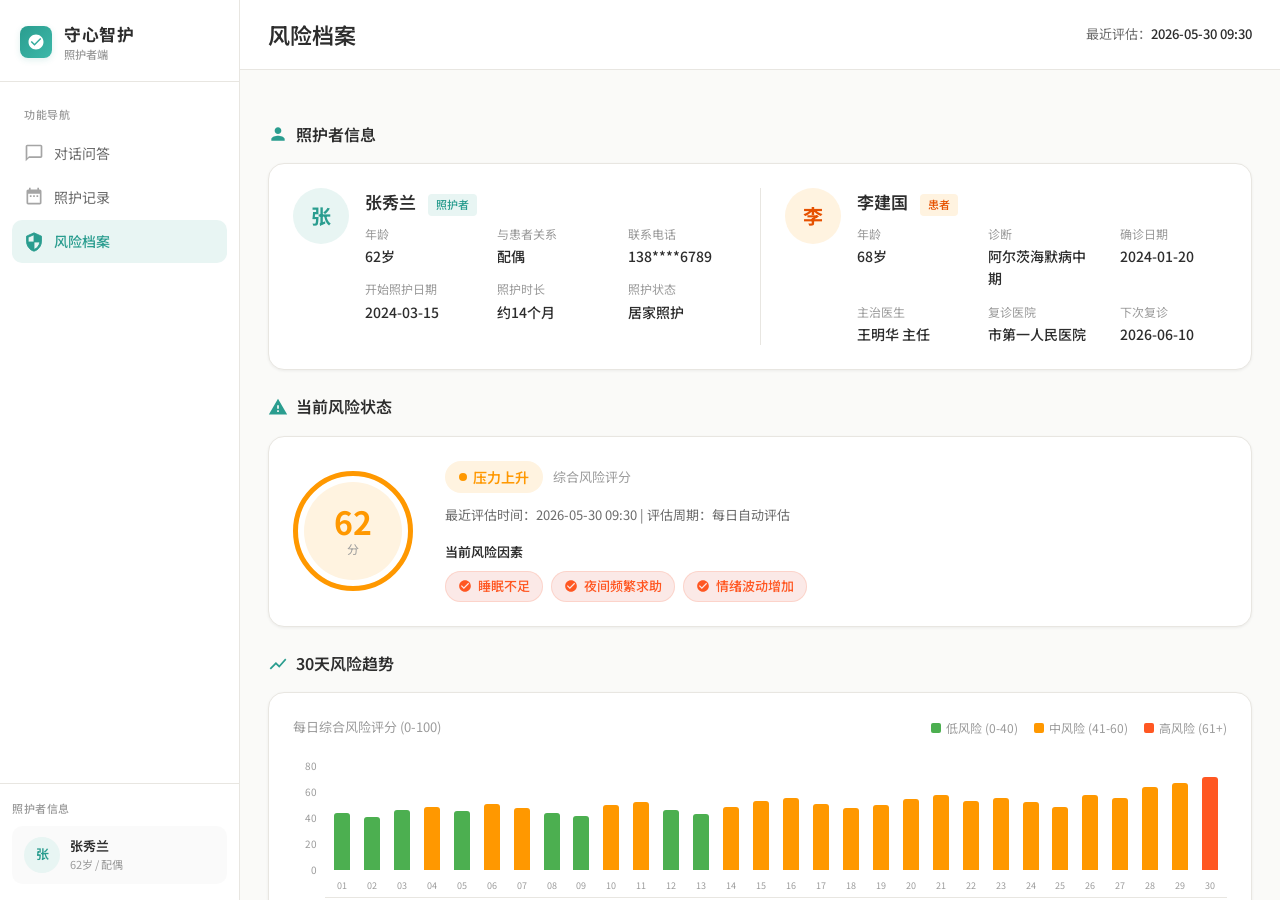
<file: caregiver/profile.html>
<!DOCTYPE html>
<html lang="zh-CN">
<head>
  <meta charset="UTF-8">
  <meta name="viewport" content="width=device-width, initial-scale=1.0">
  <title>守心智护 - 风险档案</title>
  <link rel="preconnect" href="https://fonts.googleapis.com">
  <link href="https://fonts.googleapis.com/css2?family=Noto+Sans+SC:wght@300;400;500;600;700&display=swap" rel="stylesheet">
  <link rel="stylesheet" href="../styles/common.css">
  <style>
    /* ===== Layout ===== */
    .app-layout {
      display: flex;
      height: 100vh;
      overflow: hidden;
    }

    /* Sidebar is unified in common.css */

    /* ===== Main Content Area ===== */
    .main-content {
      flex: 1;
      display: flex;
      flex-direction: column;
      min-width: 0;
      background: var(--color-bg);
      overflow-y: auto;
    }

    /* ===== Page Header ===== */
    .page-header {
      background: var(--color-surface);
      border-bottom: 1px solid var(--color-border);
      padding: 20px 28px;
      flex-shrink: 0;
      display: flex;
      align-items: center;
      justify-content: space-between;
    }

    .page-title {
      font-size: 1.375rem;
      font-weight: 600;
      color: var(--color-text-primary);
    }

    .page-header-right {
      font-size: 0.8125rem;
      color: var(--color-text-secondary);
    }

    .page-header-right strong {
      color: var(--color-text-primary);
      font-weight: 500;
    }

    /* ===== Profile Content ===== */
    .profile-content {
      padding: 28px;
      display: flex;
      flex-direction: column;
      gap: 24px;
    }

    /* ===== Section Title ===== */
    .section-title {
      font-size: 1rem;
      font-weight: 600;
      color: var(--color-text-primary);
      margin-bottom: 16px;
      display: flex;
      align-items: center;
      gap: 8px;
    }

    .section-title-icon {
      width: 20px;
      height: 20px;
      color: var(--color-primary);
    }

    /* ===== Info Card (Section 1) ===== */
    .info-card {
      background: var(--color-surface);
      border: 1px solid var(--color-border);
      border-radius: var(--radius-lg);
      padding: 24px;
      box-shadow: var(--shadow-sm);
    }

    .info-card-row {
      display: flex;
      gap: 24px;
    }

    .info-person {
      flex: 1;
      display: flex;
      gap: 16px;
      align-items: flex-start;
    }

    .info-person + .info-person {
      padding-left: 24px;
      border-left: 1px solid var(--color-border);
    }

    .info-avatar-lg {
      width: 56px;
      height: 56px;
      border-radius: 50%;
      background: var(--color-primary-bg);
      color: var(--color-primary);
      display: flex;
      align-items: center;
      justify-content: center;
      font-size: 1.25rem;
      font-weight: 700;
      flex-shrink: 0;
    }

    .info-avatar-lg--patient {
      background: #FFF3E0;
      color: #E65100;
    }

    .info-person-body {
      flex: 1;
    }

    .info-person-name {
      font-size: 1.0625rem;
      font-weight: 600;
      color: var(--color-text-primary);
      margin-bottom: 8px;
    }

    .info-person-tag {
      display: inline-block;
      padding: 2px 8px;
      border-radius: 4px;
      font-size: 0.6875rem;
      font-weight: 500;
      background: var(--color-primary-bg);
      color: var(--color-primary);
      margin-left: 8px;
    }

    .info-person-tag--patient {
      background: #FFF3E0;
      color: #E65100;
    }

    .info-fields {
      display: grid;
      grid-template-columns: repeat(3, 1fr);
      gap: 12px 24px;
    }

    .info-field {
      display: flex;
      flex-direction: column;
      gap: 2px;
    }

    .info-field-label {
      font-size: 0.75rem;
      color: var(--color-text-tertiary);
    }

    .info-field-value {
      font-size: 0.875rem;
      color: var(--color-text-primary);
      font-weight: 500;
    }

    /* ===== Risk Status Section (Section 2) ===== */
    .risk-status-card {
      background: var(--color-surface);
      border: 1px solid var(--color-border);
      border-radius: var(--radius-lg);
      padding: 24px;
      box-shadow: var(--shadow-sm);
      display: flex;
      align-items: center;
      gap: 32px;
    }

    .risk-score-circle-lg {
      width: 120px;
      height: 120px;
      border-radius: 50%;
      border: 5px solid var(--color-risk-yellow);
      display: flex;
      align-items: center;
      justify-content: center;
      flex-shrink: 0;
      position: relative;
    }

    .risk-score-circle-lg::after {
      content: '';
      position: absolute;
      inset: 6px;
      border-radius: 50%;
      background: var(--color-risk-yellow-bg);
    }

    .risk-score-content {
      position: relative;
      z-index: 1;
      text-align: center;
    }

    .risk-score-num-lg {
      font-size: 2rem;
      font-weight: 700;
      color: var(--color-risk-yellow);
      line-height: 1;
    }

    .risk-score-unit {
      font-size: 0.75rem;
      color: var(--color-text-tertiary);
      margin-top: 2px;
    }

    .risk-status-info {
      flex: 1;
    }

    .risk-status-level {
      display: flex;
      align-items: center;
      gap: 10px;
      margin-bottom: 12px;
    }

    .risk-badge-lg {
      display: inline-flex;
      align-items: center;
      gap: 6px;
      padding: 5px 14px;
      border-radius: 20px;
      font-size: 0.875rem;
      font-weight: 600;
      background: var(--color-risk-yellow-bg);
      color: var(--color-risk-yellow);
    }

    .risk-badge-lg::before {
      content: '';
      width: 8px;
      height: 8px;
      border-radius: 50%;
      background: var(--color-risk-yellow);
    }

    .risk-status-meta {
      font-size: 0.8125rem;
      color: var(--color-text-secondary);
      margin-bottom: 16px;
    }

    .risk-factors-title {
      font-size: 0.8125rem;
      font-weight: 600;
      color: var(--color-text-primary);
      margin-bottom: 8px;
    }

    .risk-factors-list {
      display: flex;
      flex-wrap: wrap;
      gap: 8px;
    }

    .risk-factor-tag {
      display: inline-flex;
      align-items: center;
      gap: 6px;
      padding: 4px 12px;
      border-radius: 20px;
      font-size: 0.8125rem;
      font-weight: 500;
      background: var(--color-risk-orange-bg);
      color: var(--color-risk-orange);
      border: 1px solid rgba(255,87,34,0.15);
    }

    .risk-factor-tag svg {
      width: 14px;
      height: 14px;
    }

    /* ===== 30-Day Trend Chart (Section 3) ===== */
    .trend-card {
      background: var(--color-surface);
      border: 1px solid var(--color-border);
      border-radius: var(--radius-lg);
      padding: 24px;
      box-shadow: var(--shadow-sm);
    }

    .trend-header {
      display: flex;
      align-items: center;
      justify-content: space-between;
      margin-bottom: 20px;
    }

    .trend-legend {
      display: flex;
      align-items: center;
      gap: 16px;
      font-size: 0.75rem;
      color: var(--color-text-tertiary);
    }

    .trend-legend-item {
      display: flex;
      align-items: center;
      gap: 5px;
    }

    .trend-legend-dot {
      width: 10px;
      height: 10px;
      border-radius: 2px;
    }

    .trend-legend-dot--green { background: var(--color-risk-green); }
    .trend-legend-dot--yellow { background: var(--color-risk-yellow); }
    .trend-legend-dot--orange { background: var(--color-risk-orange); }

    .trend-chart-30 {
      display: flex;
      align-items: flex-end;
      gap: 4px;
      height: 140px;
      padding: 0 4px;
      border-bottom: 1px solid var(--color-border);
      padding-bottom: 4px;
    }

    .trend-bar-col {
      flex: 1;
      display: flex;
      flex-direction: column;
      align-items: center;
      gap: 3px;
      height: 100%;
      justify-content: flex-end;
    }

    .trend-bar-30 {
      width: 100%;
      max-width: 16px;
      border-radius: 3px 3px 0 0;
      transition: height 0.3s ease;
      cursor: pointer;
      position: relative;
    }

    .trend-bar-30:hover {
      opacity: 0.85;
    }

    .trend-bar-30--low { background: var(--color-risk-green); }
    .trend-bar-30--medium { background: var(--color-risk-yellow); }
    .trend-bar-30--high { background: var(--color-risk-orange); }

    .trend-x-label {
      font-size: 0.5625rem;
      color: var(--color-text-tertiary);
      white-space: nowrap;
      margin-top: 6px;
    }

    .trend-y-axis {
      display: flex;
      flex-direction: column;
      justify-content: space-between;
      height: 140px;
      padding-bottom: 20px;
      margin-right: 8px;
    }

    .trend-y-label {
      font-size: 0.625rem;
      color: var(--color-text-tertiary);
      text-align: right;
      width: 24px;
    }

    .trend-chart-wrapper {
      display: flex;
    }

    .trend-chart-area {
      flex: 1;
    }

    /* ===== Risk Feature Cards (Section 4) ===== */
    .feature-grid {
      display: grid;
      grid-template-columns: repeat(4, 1fr);
      gap: 16px;
    }

    .feature-card {
      background: var(--color-surface);
      border: 1px solid var(--color-border);
      border-radius: var(--radius-lg);
      padding: 20px;
      box-shadow: var(--shadow-sm);
      transition: box-shadow 0.2s ease;
    }

    .feature-card:hover {
      box-shadow: var(--shadow-md);
    }

    .feature-card-header {
      display: flex;
      align-items: center;
      justify-content: space-between;
      margin-bottom: 12px;
    }

    .feature-card-label {
      font-size: 0.875rem;
      font-weight: 500;
      color: var(--color-text-secondary);
    }

    .feature-card-value {
      font-size: 1.5rem;
      font-weight: 700;
      margin-bottom: 12px;
    }

    .feature-card-value--yellow { color: var(--color-risk-yellow); }
    .feature-card-value--orange { color: var(--color-risk-orange); }
    .feature-card-value--green { color: var(--color-risk-green); }

    .feature-progress {
      height: 8px;
      background: var(--color-border);
      border-radius: 4px;
      overflow: hidden;
    }

    .feature-progress-fill {
      height: 100%;
      border-radius: 4px;
      transition: width 0.6s ease;
    }

    .feature-progress-fill--yellow { background: linear-gradient(90deg, #FFB74D, var(--color-risk-yellow)); }
    .feature-progress-fill--orange { background: linear-gradient(90deg, #FF8A65, var(--color-risk-orange)); }
    .feature-progress-fill--green { background: linear-gradient(90deg, #81C784, var(--color-risk-green)); }

    .feature-card-footer {
      margin-top: 8px;
      font-size: 0.75rem;
      color: var(--color-text-tertiary);
    }

    /* ===== Responsive ===== */
    @media (max-width: 1024px) {
      .feature-grid { grid-template-columns: repeat(2, 1fr); }
      .info-card-row { flex-direction: column; gap: 20px; }
      .info-person + .info-person { padding-left: 0; border-left: none; padding-top: 20px; border-top: 1px solid var(--color-border); }
      .risk-status-card { flex-direction: column; text-align: center; }
    }

    @media (max-width: 768px) {
      .sidebar { display: none; }
      .profile-content { padding: 16px; }
      .page-header { padding: 16px 20px; }
      .info-fields { grid-template-columns: repeat(2, 1fr); }
      .feature-grid { grid-template-columns: 1fr; }
      .trend-chart-30 { overflow-x: auto; }
    }
  </style>
</head>
<body>
  <div class="app-layout">

    <!-- ===== Left Sidebar ===== -->
    <aside class="sidebar">
      <div class="sidebar-header">
        <a href="../index.html" class="sidebar-logo">
          <div class="sidebar-logo-icon">
            <svg viewBox="0 0 24 24"><path d="M12 2C6.48 2 2 6.48 2 12s4.48 10 10 10 10-4.48 10-10S17.52 2 12 2zm-2 15l-5-5 1.41-1.41L10 14.17l7.59-7.59L19 8l-9 9z"/></svg>
          </div>
          <div class="sidebar-logo-text">
            <span class="logo-title">守心智护</span>
            <span class="logo-subtitle">照护者端</span>
          </div>
        </a>
      </div>

      <nav class="sidebar-nav">
        <div class="nav-label">功能导航</div>
        <a href="index.html" class="sidebar-link">
          <svg viewBox="0 0 24 24" fill="currentColor"><path d="M20 2H4c-1.1 0-2 .9-2 2v18l4-4h14c1.1 0 2-.9 2-2V4c0-1.1-.9-2-2-2zm0 14H6l-2 2V4h16v12z"/></svg>
          对话问答
        </a>
        <a href="records.html" class="sidebar-link">
          <svg viewBox="0 0 24 24" fill="currentColor"><path d="M19 3h-1V1h-2v2H8V1H6v2H5c-1.1 0-2 .9-2 2v14c0 1.1.9 2 2 2h14c1.1 0 2-.9 2-2V5c0-1.1-.9-2-2-2zm0 16H5V8h14v11zM9 10H7v2h2v-2zm4 0h-2v2h2v-2zm4 0h-2v2h2v-2z"/></svg>
          照护记录
        </a>
        <a href="profile.html" class="sidebar-link active">
          <svg viewBox="0 0 24 24" fill="currentColor"><path d="M12 1L3 5v6c0 5.55 3.84 10.74 9 12 5.16-1.26 9-6.45 9-12V5l-9-4zm0 10.99h7c-.53 4.12-3.28 7.79-7 8.94V12H5V6.3l7-3.11v8.8z"/></svg>
          风险档案
        </a>
      </nav>

      <div class="sidebar-footer">
        <div class="nav-label" style="padding: 0 0 8px;">照护者信息</div>
        <div class="sidebar-user">
          <div class="sidebar-avatar">张</div>
          <div class="sidebar-user-info">
            <div class="sidebar-user-name">张秀兰</div>
            <div class="sidebar-user-role">62岁 / 配偶</div>
          </div>
        </div>
      </div>
    </aside>

    <!-- ===== Main Content ===== -->
    <main class="main-content">
      <div class="page-header">
        <h1 class="page-title">风险档案</h1>
        <div class="page-header-right">最近评估：<strong>2026-05-30 09:30</strong></div>
      </div>

      <div class="profile-content">

        <!-- Section 1: 照护者信息卡片 -->
        <section>
          <div class="section-title">
            <svg class="section-title-icon" viewBox="0 0 24 24" fill="currentColor"><path d="M12 12c2.21 0 4-1.79 4-4s-1.79-4-4-4-4 1.79-4 4 1.79 4 4 4zm0 2c-2.67 0-8 1.34-8 4v2h16v-2c0-2.66-5.33-4-8-4z"/></svg>
            照护者信息
          </div>
          <div class="info-card">
            <div class="info-card-row">
              <!-- Caregiver -->
              <div class="info-person">
                <div class="info-avatar-lg">张</div>
                <div class="info-person-body">
                  <div class="info-person-name">
                    张秀兰
                    <span class="info-person-tag">照护者</span>
                  </div>
                  <div class="info-fields">
                    <div class="info-field">
                      <span class="info-field-label">年龄</span>
                      <span class="info-field-value">62岁</span>
                    </div>
                    <div class="info-field">
                      <span class="info-field-label">与患者关系</span>
                      <span class="info-field-value">配偶</span>
                    </div>
                    <div class="info-field">
                      <span class="info-field-label">联系电话</span>
                      <span class="info-field-value">138****6789</span>
                    </div>
                    <div class="info-field">
                      <span class="info-field-label">开始照护日期</span>
                      <span class="info-field-value">2024-03-15</span>
                    </div>
                    <div class="info-field">
                      <span class="info-field-label">照护时长</span>
                      <span class="info-field-value">约14个月</span>
                    </div>
                    <div class="info-field">
                      <span class="info-field-label">照护状态</span>
                      <span class="info-field-value">居家照护</span>
                    </div>
                  </div>
                </div>
              </div>

              <!-- Patient -->
              <div class="info-person">
                <div class="info-avatar-lg info-avatar-lg--patient">李</div>
                <div class="info-person-body">
                  <div class="info-person-name">
                    李建国
                    <span class="info-person-tag info-person-tag--patient">患者</span>
                  </div>
                  <div class="info-fields">
                    <div class="info-field">
                      <span class="info-field-label">年龄</span>
                      <span class="info-field-value">68岁</span>
                    </div>
                    <div class="info-field">
                      <span class="info-field-label">诊断</span>
                      <span class="info-field-value">阿尔茨海默病中期</span>
                    </div>
                    <div class="info-field">
                      <span class="info-field-label">确诊日期</span>
                      <span class="info-field-value">2024-01-20</span>
                    </div>
                    <div class="info-field">
                      <span class="info-field-label">主治医生</span>
                      <span class="info-field-value">王明华 主任</span>
                    </div>
                    <div class="info-field">
                      <span class="info-field-label">复诊医院</span>
                      <span class="info-field-value">市第一人民医院</span>
                    </div>
                    <div class="info-field">
                      <span class="info-field-label">下次复诊</span>
                      <span class="info-field-value">2026-06-10</span>
                    </div>
                  </div>
                </div>
              </div>
            </div>
          </div>
        </section>

        <!-- Section 2: 当前风险状态 -->
        <section>
          <div class="section-title">
            <svg class="section-title-icon" viewBox="0 0 24 24" fill="currentColor"><path d="M1 21h22L12 2 1 21zm12-3h-2v-2h2v2zm0-4h-2v-4h2v4z"/></svg>
            当前风险状态
          </div>
          <div class="risk-status-card">
            <div class="risk-score-circle-lg">
              <div class="risk-score-content">
                <div class="risk-score-num-lg">62</div>
                <div class="risk-score-unit">分</div>
              </div>
            </div>
            <div class="risk-status-info">
              <div class="risk-status-level">
                <span class="risk-badge-lg">压力上升</span>
                <span style="font-size: 0.8125rem; color: var(--color-text-tertiary);">综合风险评分</span>
              </div>
              <div class="risk-status-meta">最近评估时间：2026-05-30 09:30 | 评估周期：每日自动评估</div>
              <div class="risk-factors-title">当前风险因素</div>
              <div class="risk-factors-list">
                <span class="risk-factor-tag">
                  <svg viewBox="0 0 24 24" fill="currentColor"><path d="M12 2C6.48 2 2 6.48 2 12s4.48 10 10 10 10-4.48 10-10S17.52 2 12 2zm-2 15l-5-5 1.41-1.41L10 14.17l7.59-7.59L19 8l-9 9z"/></svg>
                  睡眠不足
                </span>
                <span class="risk-factor-tag">
                  <svg viewBox="0 0 24 24" fill="currentColor"><path d="M12 2C6.48 2 2 6.48 2 12s4.48 10 10 10 10-4.48 10-10S17.52 2 12 2zm-2 15l-5-5 1.41-1.41L10 14.17l7.59-7.59L19 8l-9 9z"/></svg>
                  夜间频繁求助
                </span>
                <span class="risk-factor-tag">
                  <svg viewBox="0 0 24 24" fill="currentColor"><path d="M12 2C6.48 2 2 6.48 2 12s4.48 10 10 10 10-4.48 10-10S17.52 2 12 2zm-2 15l-5-5 1.41-1.41L10 14.17l7.59-7.59L19 8l-9 9z"/></svg>
                  情绪波动增加
                </span>
              </div>
            </div>
          </div>
        </section>

        <!-- Section 3: 30天风险趋势 -->
        <section>
          <div class="section-title">
            <svg class="section-title-icon" viewBox="0 0 24 24" fill="currentColor"><path d="M3.5 18.49l6-6.01 4 4L22 6.92l-1.41-1.41-7.09 7.97-4-4L2 16.99z"/></svg>
            30天风险趋势
          </div>
          <div class="trend-card">
            <div class="trend-header">
              <span style="font-size: 0.8125rem; color: var(--color-text-tertiary);">每日综合风险评分 (0-100)</span>
              <div class="trend-legend">
                <div class="trend-legend-item">
                  <span class="trend-legend-dot trend-legend-dot--green"></span> 低风险 (0-40)
                </div>
                <div class="trend-legend-item">
                  <span class="trend-legend-dot trend-legend-dot--yellow"></span> 中风险 (41-60)
                </div>
                <div class="trend-legend-item">
                  <span class="trend-legend-dot trend-legend-dot--orange"></span> 高风险 (61+)
                </div>
              </div>
            </div>
            <div class="trend-chart-wrapper">
              <div class="trend-y-axis">
                <span class="trend-y-label">80</span>
                <span class="trend-y-label">60</span>
                <span class="trend-y-label">40</span>
                <span class="trend-y-label">20</span>
                <span class="trend-y-label">0</span>
              </div>
              <div class="trend-chart-area">
                <div class="trend-chart-30" id="trendChart30"></div>
              </div>
            </div>
          </div>
        </section>

        <!-- Section 4: 风险特征分析 -->
        <section>
          <div class="section-title">
            <svg class="section-title-icon" viewBox="0 0 24 24" fill="currentColor"><path d="M19 3H5c-1.1 0-2 .9-2 2v14c0 1.1.9 2 2 2h14c1.1 0 2-.9 2-2V5c0-1.1-.9-2-2-2zM9 17H7v-7h2v7zm4 0h-2V7h2v10zm4 0h-2v-4h2v4z"/></svg>
            风险特征分析
          </div>
          <div class="feature-grid" id="featureGrid"></div>
        </section>

      </div>
    </main>

  </div>

  <script>
    // ===== 30-Day Trend Data =====
    const trendData = [
      { date: '05-01', score: 38 },
      { date: '05-02', score: 35 },
      { date: '05-03', score: 40 },
      { date: '05-04', score: 42 },
      { date: '05-05', score: 39 },
      { date: '05-06', score: 44 },
      { date: '05-07', score: 41 },
      { date: '05-08', score: 38 },
      { date: '05-09', score: 36 },
      { date: '05-10', score: 43 },
      { date: '05-11', score: 45 },
      { date: '05-12', score: 40 },
      { date: '05-13', score: 37 },
      { date: '05-14', score: 42 },
      { date: '05-15', score: 46 },
      { date: '05-16', score: 48 },
      { date: '05-17', score: 44 },
      { date: '05-18', score: 41 },
      { date: '05-19', score: 43 },
      { date: '05-20', score: 47 },
      { date: '05-21', score: 50 },
      { date: '05-22', score: 46 },
      { date: '05-23', score: 48 },
      { date: '05-24', score: 45 },
      { date: '05-25', score: 42 },
      { date: '05-26', score: 50 },
      { date: '05-27', score: 48 },
      { date: '05-28', score: 55 },
      { date: '05-29', score: 58 },
      { date: '05-30', score: 62 }
    ];

    function getBarClass(score) {
      if (score <= 40) return 'trend-bar-30--low';
      if (score <= 60) return 'trend-bar-30--medium';
      return 'trend-bar-30--high';
    }

    function renderTrendChart() {
      const container = document.getElementById('trendChart30');
      const maxScore = 80;

      trendData.forEach(item => {
        const col = document.createElement('div');
        col.className = 'trend-bar-col';

        const barHeight = Math.max(4, (item.score / maxScore) * 120);
        const barClass = getBarClass(item.score);

        col.innerHTML = `
          <div class="trend-bar-30 ${barClass}" style="height:${barHeight}px;" title="${item.date}: ${item.score}分"></div>
          <div class="trend-x-label">${item.date.substring(3)}</div>
        `;

        container.appendChild(col);
      });
    }

    // ===== Feature Cards Data =====
    const featureData = [
      { label: '疲惫指数', value: 72, color: 'yellow', desc: '基于睡眠时长和照护强度计算' },
      { label: '无助感', value: 65, color: 'orange', desc: '基于对话情绪分析和求助频率' },
      { label: '愤怒倾向', value: 28, color: 'green', desc: '基于情绪表达和冲突事件统计' },
      { label: '崩溃风险', value: 45, color: 'yellow', desc: '综合多维度指标的风险预测' }
    ];

    function renderFeatureCards() {
      const grid = document.getElementById('featureGrid');

      featureData.forEach(item => {
        const card = document.createElement('div');
        card.className = 'feature-card';

        let iconSvg = '';
        if (item.color === 'yellow') {
          iconSvg = '<svg width="20" height="20" viewBox="0 0 24 24" fill="' + 'var(--color-risk-yellow)' + '"><path d="M12 2C6.48 2 2 6.48 2 12s4.48 10 10 10 10-4.48 10-10S17.52 2 12 2zm-2 15l-5-5 1.41-1.41L10 14.17l7.59-7.59L19 8l-9 9z"/></svg>';
        } else if (item.color === 'orange') {
          iconSvg = '<svg width="20" height="20" viewBox="0 0 24 24" fill="' + 'var(--color-risk-orange)' + '"><path d="M12 2C6.48 2 2 6.48 2 12s4.48 10 10 10 10-4.48 10-10S17.52 2 12 2zm-2 15l-5-5 1.41-1.41L10 14.17l7.59-7.59L19 8l-9 9z"/></svg>';
        } else {
          iconSvg = '<svg width="20" height="20" viewBox="0 0 24 24" fill="' + 'var(--color-risk-green)' + '"><path d="M12 2C6.48 2 2 6.48 2 12s4.48 10 10 10 10-4.48 10-10S17.52 2 12 2zm-2 15l-5-5 1.41-1.41L10 14.17l7.59-7.59L19 8l-9 9z"/></svg>';
        }

        card.innerHTML = `
          <div class="feature-card-header">
            <span class="feature-card-label">${item.label}</span>
            ${iconSvg}
          </div>
          <div class="feature-card-value feature-card-value--${item.color}">${item.value}%</div>
          <div class="feature-progress">
            <div class="feature-progress-fill feature-progress-fill--${item.color}" style="width: ${item.value}%;"></div>
          </div>
          <div class="feature-card-footer">${item.desc}</div>
        `;

        grid.appendChild(card);
      });
    }

    // ===== Init =====
    renderTrendChart();
    renderFeatureCards();
  </script>
</body>
</html>
</file>
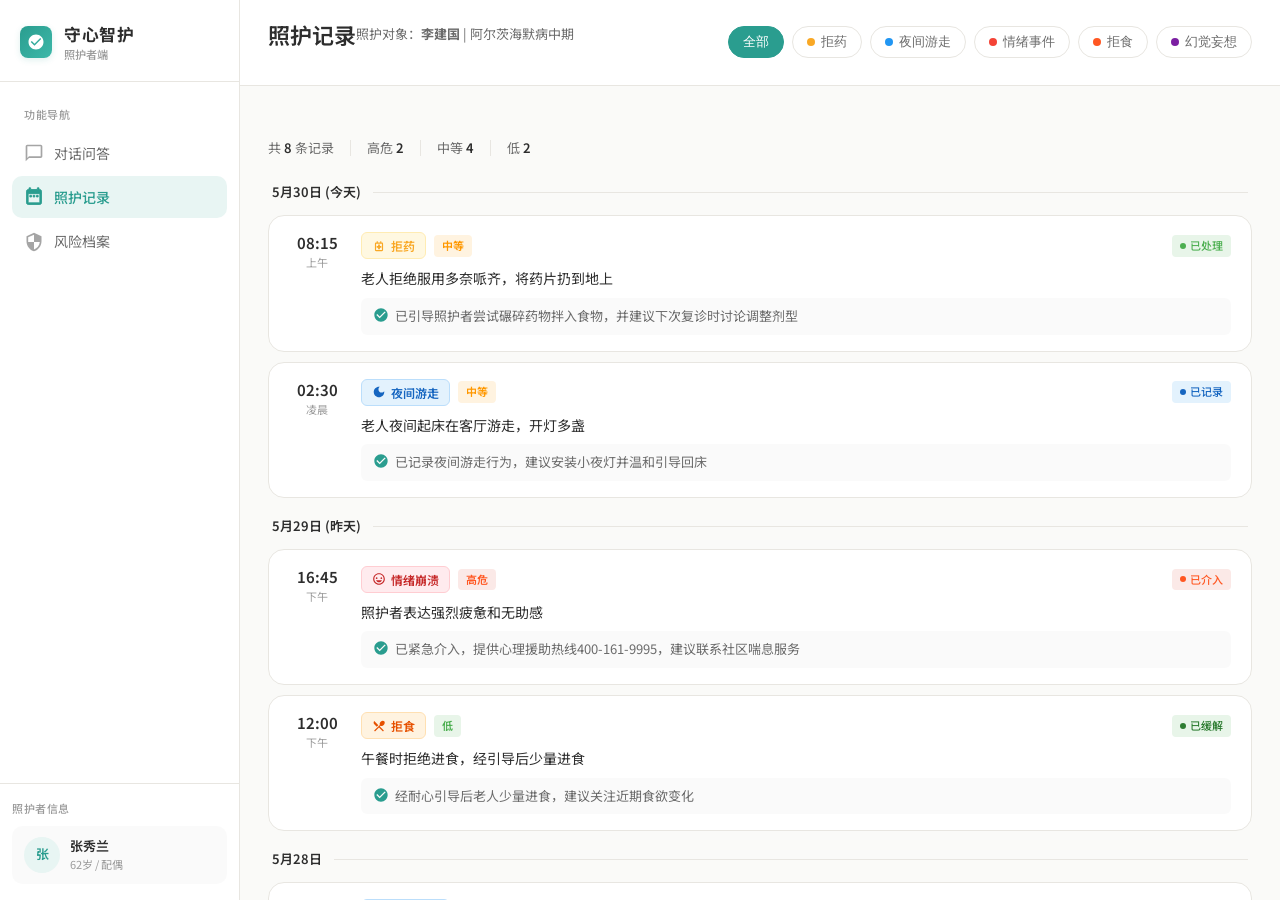
<file: caregiver/records.html>
<!DOCTYPE html>
<html lang="zh-CN">
<head>
  <meta charset="UTF-8">
  <meta name="viewport" content="width=device-width, initial-scale=1.0">
  <title>守心智护 - 照护记录</title>
  <link rel="preconnect" href="https://fonts.googleapis.com">
  <link href="https://fonts.googleapis.com/css2?family=Noto+Sans+SC:wght@300;400;500;600;700&display=swap" rel="stylesheet">
  <link rel="stylesheet" href="../styles/common.css">
  <style>
    /* ===== Layout ===== */
    .app-layout {
      display: flex;
      height: 100vh;
      overflow: hidden;
    }

    /* Sidebar is unified in common.css */

    /* ===== Main Content Area ===== */
    .main-content {
      flex: 1;
      display: flex;
      flex-direction: column;
      min-width: 0;
      background: var(--color-bg);
      overflow-y: auto;
    }

    /* ===== Page Header ===== */
    .page-header {
      background: var(--color-surface);
      border-bottom: 1px solid var(--color-border);
      padding: 20px 28px;
      flex-shrink: 0;
    }

    .page-header-top {
      display: flex;
      align-items: center;
      justify-content: space-between;
      margin-bottom: 16px;
    }

    .page-title {
      font-size: 1.375rem;
      font-weight: 600;
      color: var(--color-text-primary);
    }

    .page-subtitle {
      font-size: 0.8125rem;
      color: var(--color-text-secondary);
    }

    /* ===== Filter Buttons ===== */
    .filter-bar {
      display: flex;
      align-items: center;
      gap: 8px;
      flex-wrap: wrap;
    }

    .filter-btn {
      display: inline-flex;
      align-items: center;
      gap: 6px;
      padding: 6px 14px;
      border-radius: 20px;
      font-size: 0.8125rem;
      font-weight: 500;
      border: 1.5px solid var(--color-border);
      background: var(--color-surface);
      color: var(--color-text-secondary);
      cursor: pointer;
      transition: all 0.15s ease;
    }

    .filter-btn:hover {
      border-color: var(--color-primary);
      color: var(--color-primary);
    }

    .filter-btn.active {
      background: var(--color-primary);
      color: white;
      border-color: var(--color-primary);
    }

    .filter-dot {
      width: 8px;
      height: 8px;
      border-radius: 50%;
      flex-shrink: 0;
    }

    .filter-dot--yellow { background: #F9A825; }
    .filter-dot--blue { background: var(--color-info); }
    .filter-dot--red { background: var(--color-risk-red); }
    .filter-dot--orange { background: var(--color-risk-orange); }
    .filter-dot--purple { background: #7B1FA2; }

    /* ===== Records Content ===== */
    .records-content {
      padding: 28px;
      flex: 1;
    }

    .records-summary {
      display: flex;
      align-items: center;
      gap: 16px;
      margin-bottom: 24px;
      font-size: 0.8125rem;
      color: var(--color-text-secondary);
    }

    .records-summary strong {
      color: var(--color-text-primary);
      font-weight: 600;
    }

    .summary-divider {
      width: 1px;
      height: 16px;
      background: var(--color-border);
    }

    /* ===== Timeline ===== */
    .timeline {
      display: flex;
      flex-direction: column;
      gap: 0;
    }

    .timeline-date-group {
      margin-bottom: 8px;
    }

    .timeline-date-label {
      display: flex;
      align-items: center;
      gap: 12px;
      margin-bottom: 12px;
      padding: 0 4px;
    }

    .timeline-date-label span {
      font-size: 0.8125rem;
      font-weight: 600;
      color: var(--color-text-primary);
      white-space: nowrap;
    }

    .timeline-date-label::after {
      content: '';
      flex: 1;
      height: 1px;
      background: var(--color-border);
    }

    /* ===== Event Card ===== */
    .event-card {
      display: flex;
      gap: 16px;
      padding: 16px 20px;
      background: var(--color-surface);
      border: 1px solid var(--color-border);
      border-radius: var(--radius-lg);
      margin-bottom: 10px;
      transition: box-shadow 0.2s ease;
    }

    .event-card:hover {
      box-shadow: var(--shadow-md);
    }

    .event-time-col {
      flex-shrink: 0;
      width: 56px;
      text-align: center;
      padding-top: 2px;
    }

    .event-time-text {
      font-size: 0.9375rem;
      font-weight: 600;
      color: var(--color-text-primary);
      line-height: 1.2;
    }

    .event-time-period {
      font-size: 0.6875rem;
      color: var(--color-text-tertiary);
      margin-top: 2px;
    }

    .event-body {
      flex: 1;
      min-width: 0;
    }

    .event-header {
      display: flex;
      align-items: center;
      gap: 8px;
      margin-bottom: 8px;
      flex-wrap: wrap;
    }

    /* Event type tags */
    .event-type-tag {
      display: inline-flex;
      align-items: center;
      gap: 5px;
      padding: 3px 10px;
      border-radius: 6px;
      font-size: 0.75rem;
      font-weight: 600;
    }

    .event-type-tag svg {
      width: 14px;
      height: 14px;
    }

    .event-type-tag--refuse-med {
      background: #FFF8E1;
      color: #F9A825;
      border: 1px solid #FFECB3;
    }

    .event-type-tag--night-walk {
      background: #E3F2FD;
      color: #1565C0;
      border: 1px solid #BBDEFB;
    }

    .event-type-tag--emotion {
      background: #FFEBEE;
      color: #C62828;
      border: 1px solid #FFCDD2;
    }

    .event-type-tag--refuse-food {
      background: #FFF3E0;
      color: #E65100;
      border: 1px solid #FFE0B2;
    }

    .event-type-tag--hallucination {
      background: #F3E5F5;
      color: #7B1FA2;
      border: 1px solid #E1BEE7;
    }

    /* Severity badge */
    .severity-badge {
      display: inline-flex;
      align-items: center;
      gap: 4px;
      padding: 2px 8px;
      border-radius: 4px;
      font-size: 0.6875rem;
      font-weight: 600;
    }

    .severity-badge--low {
      background: var(--color-risk-green-bg);
      color: var(--color-risk-green);
    }

    .severity-badge--medium {
      background: var(--color-risk-yellow-bg);
      color: var(--color-risk-yellow);
    }

    .severity-badge--high {
      background: var(--color-risk-orange-bg);
      color: var(--color-risk-orange);
    }

    /* Status tag */
    .status-tag {
      display: inline-flex;
      align-items: center;
      gap: 4px;
      padding: 2px 8px;
      border-radius: 4px;
      font-size: 0.6875rem;
      font-weight: 500;
      margin-left: auto;
    }

    .status-tag::before {
      content: '';
      width: 6px;
      height: 6px;
      border-radius: 50%;
    }

    .status-tag--processed {
      background: var(--color-risk-green-bg);
      color: var(--color-risk-green);
    }
    .status-tag--processed::before { background: var(--color-risk-green); }

    .status-tag--recorded {
      background: #E3F2FD;
      color: #1565C0;
    }
    .status-tag--recorded::before { background: #1565C0; }

    .status-tag--intervened {
      background: var(--color-risk-orange-bg);
      color: var(--color-risk-orange);
    }
    .status-tag--intervened::before { background: var(--color-risk-orange); }

    .status-tag--relieved {
      background: #E8F5E9;
      color: #2E7D32;
    }
    .status-tag--relieved::before { background: #2E7D32; }

    .event-desc {
      font-size: 0.875rem;
      color: var(--color-text-primary);
      line-height: 1.6;
      margin-bottom: 8px;
    }

    .event-response {
      display: flex;
      align-items: flex-start;
      gap: 6px;
      font-size: 0.8125rem;
      color: var(--color-text-secondary);
      background: rgba(0,0,0,0.02);
      padding: 8px 12px;
      border-radius: var(--radius-sm);
    }

    .event-response svg {
      width: 16px;
      height: 16px;
      flex-shrink: 0;
      margin-top: 1px;
      color: var(--color-primary);
    }

    /* ===== Responsive ===== */
    @media (max-width: 768px) {
      .sidebar { display: none; }
      .records-content { padding: 16px; }
      .page-header { padding: 16px 20px; }
      .event-card { flex-direction: column; gap: 8px; }
      .event-time-col { width: auto; text-align: left; display: flex; align-items: center; gap: 8px; }
      .event-header { flex-wrap: wrap; }
      .status-tag { margin-left: 0; }
    }
  </style>
</head>
<body>
  <div class="app-layout">

    <!-- ===== Left Sidebar ===== -->
    <aside class="sidebar">
      <div class="sidebar-header">
        <a href="../index.html" class="sidebar-logo">
          <div class="sidebar-logo-icon">
            <svg viewBox="0 0 24 24"><path d="M12 2C6.48 2 2 6.48 2 12s4.48 10 10 10 10-4.48 10-10S17.52 2 12 2zm-2 15l-5-5 1.41-1.41L10 14.17l7.59-7.59L19 8l-9 9z"/></svg>
          </div>
          <div class="sidebar-logo-text">
            <span class="logo-title">守心智护</span>
            <span class="logo-subtitle">照护者端</span>
          </div>
        </a>
      </div>

      <nav class="sidebar-nav">
        <div class="nav-label">功能导航</div>
        <a href="index.html" class="sidebar-link">
          <svg viewBox="0 0 24 24" fill="currentColor"><path d="M20 2H4c-1.1 0-2 .9-2 2v18l4-4h14c1.1 0 2-.9 2-2V4c0-1.1-.9-2-2-2zm0 14H6l-2 2V4h16v12z"/></svg>
          对话问答
        </a>
        <a href="records.html" class="sidebar-link active">
          <svg viewBox="0 0 24 24" fill="currentColor"><path d="M19 3h-1V1h-2v2H8V1H6v2H5c-1.1 0-2 .9-2 2v14c0 1.1.9 2 2 2h14c1.1 0 2-.9 2-2V5c0-1.1-.9-2-2-2zm0 16H5V8h14v11zM9 10H7v2h2v-2zm4 0h-2v2h2v-2zm4 0h-2v2h2v-2z"/></svg>
          照护记录
        </a>
        <a href="profile.html" class="sidebar-link">
          <svg viewBox="0 0 24 24" fill="currentColor"><path d="M12 1L3 5v6c0 5.55 3.84 10.74 9 12 5.16-1.26 9-6.45 9-12V5l-9-4zm0 10.99h7c-.53 4.12-3.28 7.79-7 8.94V12H5V6.3l7-3.11v8.8z"/></svg>
          风险档案
        </a>
      </nav>

      <div class="sidebar-footer">
        <div class="nav-label" style="padding: 0 0 8px;">照护者信息</div>
        <div class="sidebar-user">
          <div class="sidebar-avatar">张</div>
          <div class="sidebar-user-info">
            <div class="sidebar-user-name">张秀兰</div>
            <div class="sidebar-user-role">62岁 / 配偶</div>
          </div>
        </div>
      </div>
    </aside>

    <!-- ===== Main Content ===== -->
    <main class="main-content">
      <div class="page-header">
        <div class="page-header-top">
          <div>
            <h1 class="page-title">照护记录</h1>
          </div>
          <div class="page-subtitle">照护对象：<strong>李建国</strong> | 阿尔茨海默病中期</div>
        </div>
        <div class="filter-bar" id="filterBar">
          <button class="filter-btn active" data-filter="all">全部</button>
          <button class="filter-btn" data-filter="refuse-med">
            <span class="filter-dot filter-dot--yellow"></span>拒药
          </button>
          <button class="filter-btn" data-filter="night-walk">
            <span class="filter-dot filter-dot--blue"></span>夜间游走
          </button>
          <button class="filter-btn" data-filter="emotion">
            <span class="filter-dot filter-dot--red"></span>情绪事件
          </button>
          <button class="filter-btn" data-filter="refuse-food">
            <span class="filter-dot filter-dot--orange"></span>拒食
          </button>
          <button class="filter-btn" data-filter="hallucination">
            <span class="filter-dot filter-dot--purple"></span>幻觉妄想
          </button>
        </div>
      </div>

      <div class="records-content">
        <div class="records-summary" id="recordsSummary"></div>
        <div class="timeline" id="timeline"></div>
      </div>
    </main>

  </div>

  <script>
    // ===== Mock Data =====
    const events = [
      {
        date: '05-30',
        time: '08:15',
        type: 'refuse-med',
        typeName: '拒药',
        severity: 'medium',
        severityLabel: '中等',
        desc: '老人拒绝服用多奈哌齐，将药片扔到地上',
        response: '已引导照护者尝试碾碎药物拌入食物，并建议下次复诊时讨论调整剂型',
        status: 'processed',
        statusLabel: '已处理'
      },
      {
        date: '05-30',
        time: '02:30',
        type: 'night-walk',
        typeName: '夜间游走',
        severity: 'medium',
        severityLabel: '中等',
        desc: '老人夜间起床在客厅游走，开灯多盏',
        response: '已记录夜间游走行为，建议安装小夜灯并温和引导回床',
        status: 'recorded',
        statusLabel: '已记录'
      },
      {
        date: '05-29',
        time: '16:45',
        type: 'emotion',
        typeName: '情绪崩溃',
        severity: 'high',
        severityLabel: '高危',
        desc: '照护者表达强烈疲惫和无助感',
        response: '已紧急介入，提供心理援助热线400-161-9995，建议联系社区喘息服务',
        status: 'intervened',
        statusLabel: '已介入'
      },
      {
        date: '05-29',
        time: '12:00',
        type: 'refuse-food',
        typeName: '拒食',
        severity: 'low',
        severityLabel: '低',
        desc: '午餐时拒绝进食，经引导后少量进食',
        response: '经耐心引导后老人少量进食，建议关注近期食欲变化',
        status: 'relieved',
        statusLabel: '已缓解'
      },
      {
        date: '05-28',
        time: '22:10',
        type: 'night-walk',
        typeName: '夜间游走',
        severity: 'medium',
        severityLabel: '中等',
        desc: '夜间游走约20分钟',
        response: '已记录，游走时间较前次缩短，持续观察中',
        status: 'recorded',
        statusLabel: '已记录'
      },
      {
        date: '05-28',
        time: '15:30',
        type: 'hallucination',
        typeName: '幻觉妄想',
        severity: 'high',
        severityLabel: '高',
        desc: '老人声称看到房间里有陌生人',
        response: '已安抚老人情绪并确认环境安全，建议尽快复诊评估是否需要调整用药',
        status: 'processed',
        statusLabel: '已处理'
      },
      {
        date: '05-27',
        time: '09:00',
        type: 'refuse-med',
        typeName: '拒药',
        severity: 'medium',
        severityLabel: '中等',
        desc: '早间用药需多次劝说',
        response: '经多次温和劝说后服药成功，建议优化服药时间和方式',
        status: 'processed',
        statusLabel: '已处理'
      },
      {
        date: '05-26',
        time: '19:30',
        type: 'refuse-food',
        typeName: '拒食',
        severity: 'low',
        severityLabel: '低',
        desc: '晚餐进食量明显减少',
        response: '已记录进食量变化，建议观察是否有其他不适症状',
        status: 'relieved',
        statusLabel: '已缓解'
      }
    ];

    // ===== Type config =====
    const typeConfig = {
      'refuse-med': {
        tagClass: 'event-type-tag--refuse-med',
        icon: '<svg viewBox="0 0 24 24" fill="currentColor"><path d="M10.5 15H8v-3h2.5V9.5h3V12H16v3h-2.5v2.5h-3V15zM19 8v11c0 1.1-.9 2-2 2H7c-1.1 0-2-.9-2-2V8c0-1.1.9-2 2-2h1V4h2v2h4V4h2v2h1c1.1 0 2 .9 2 2zm-2 0H7v11h10V8z"/></svg>'
      },
      'night-walk': {
        tagClass: 'event-type-tag--night-walk',
        icon: '<svg viewBox="0 0 24 24" fill="currentColor"><path d="M12 3c-4.97 0-9 4.03-9 9s4.03 9 9 9 9-4.03 9-9c0-.46-.04-.92-.1-1.36-.98 1.37-2.58 2.26-4.4 2.26-2.98 0-5.4-2.42-5.4-5.4 0-1.81.89-3.42 2.26-4.4-.44-.06-.9-.1-1.36-.1z"/></svg>'
      },
      'emotion': {
        tagClass: 'event-type-tag--emotion',
        icon: '<svg viewBox="0 0 24 24" fill="currentColor"><path d="M12 2C6.48 2 2 6.48 2 12s4.48 10 10 10 10-4.48 10-10S17.52 2 12 2zm0 18c-4.41 0-8-3.59-8-8s3.59-8 8-8 8 3.59 8 8-3.59 8-8 8zm-4-8c.79 0 1.5-.71 1.5-1.5S8.79 9 8 9s-1.5.71-1.5 1.5S7.21 12 8 12zm8 0c.79 0 1.5-.71 1.5-1.5S16.79 9 16 9s-1.5.71-1.5 1.5.71 1.5 1.5 1.5zm-4 5.5c2.33 0 4.31-1.46 5.11-3.5H6.89c.8 2.04 2.78 3.5 5.11 3.5z"/></svg>'
      },
      'refuse-food': {
        tagClass: 'event-type-tag--refuse-food',
        icon: '<svg viewBox="0 0 24 24" fill="currentColor"><path d="M8.1 13.34l2.83-2.83L3.91 3.5c-1.56 1.56-1.56 4.09 0 5.66l4.19 4.18zm6.78-1.81c1.53.71 3.68.21 5.27-1.38 1.91-1.91 2.28-4.65.81-6.12-1.46-1.46-4.2-1.1-6.12.81-1.59 1.59-2.09 3.74-1.38 5.27L3.7 19.87l1.41 1.41L12 14.41l6.88 6.88 1.41-1.41L13.41 13l1.47-1.47z"/></svg>'
      },
      'hallucination': {
        tagClass: 'event-type-tag--hallucination',
        icon: '<svg viewBox="0 0 24 24" fill="currentColor"><path d="M12 4.5C7 4.5 2.73 7.61 1 12c1.73 4.39 6 7.5 11 7.5s9.27-3.11 11-7.5c-1.73-4.39-6-7.5-11-7.5zM12 17c-2.76 0-5-2.24-5-5s2.24-5 5-5 5 2.24 5 5-2.24 5-5 5zm0-8c-1.66 0-3 1.34-3 3s1.34 3 3 3 3-1.34 3-3-1.34-3-3-3z"/></svg>'
      }
    };

    // ===== Severity config =====
    const severityConfig = {
      'low': 'severity-badge--low',
      'medium': 'severity-badge--medium',
      'high': 'severity-badge--high'
    };

    // ===== Status config =====
    const statusConfig = {
      'processed': 'status-tag--processed',
      'recorded': 'status-tag--recorded',
      'intervened': 'status-tag--intervened',
      'relieved': 'status-tag--relieved'
    };

    // ===== Format time display =====
    function formatTime(time) {
      const [h, m] = time.split(':');
      const hour = parseInt(h);
      return {
        time: time,
        period: hour < 6 ? '凌晨' : hour < 12 ? '上午' : hour < 18 ? '下午' : '晚上'
      };
    }

    // ===== Date label mapping =====
    const dateLabels = {
      '05-30': '5月30日 (今天)',
      '05-29': '5月29日 (昨天)',
      '05-28': '5月28日',
      '05-27': '5月27日',
      '05-26': '5月26日'
    };

    // ===== Render timeline =====
    let currentFilter = 'all';

    function renderTimeline() {
      const filtered = currentFilter === 'all'
        ? events
        : events.filter(e => e.type === currentFilter);

      // Summary
      const summaryEl = document.getElementById('recordsSummary');
      summaryEl.innerHTML = `
        <span>共 <strong>${filtered.length}</strong> 条记录</span>
        <span class="summary-divider"></span>
        <span>高危 <strong>${filtered.filter(e => e.severity === 'high').length}</strong></span>
        <span class="summary-divider"></span>
        <span>中等 <strong>${filtered.filter(e => e.severity === 'medium').length}</strong></span>
        <span class="summary-divider"></span>
        <span>低 <strong>${filtered.filter(e => e.severity === 'low').length}</strong></span>
      `;

      // Group by date
      const grouped = {};
      filtered.forEach(e => {
        if (!grouped[e.date]) grouped[e.date] = [];
        grouped[e.date].push(e);
      });

      const timelineEl = document.getElementById('timeline');
      timelineEl.innerHTML = '';

      Object.keys(grouped).sort((a, b) => b.localeCompare(a)).forEach(date => {
        const group = document.createElement('div');
        group.className = 'timeline-date-group';

        const label = document.createElement('div');
        label.className = 'timeline-date-label';
        label.innerHTML = `<span>${dateLabels[date] || date}</span>`;
        group.appendChild(label);

        grouped[date].forEach(e => {
          const timeInfo = formatTime(e.time);
          const tc = typeConfig[e.type];

          const card = document.createElement('div');
          card.className = 'event-card';
          card.dataset.type = e.type;

          card.innerHTML = `
            <div class="event-time-col">
              <div class="event-time-text">${timeInfo.time}</div>
              <div class="event-time-period">${timeInfo.period}</div>
            </div>
            <div class="event-body">
              <div class="event-header">
                <span class="event-type-tag ${tc.tagClass}">${tc.icon}${e.typeName}</span>
                <span class="severity-badge ${severityConfig[e.severity]}">${e.severityLabel}</span>
                <span class="status-tag ${statusConfig[e.status]}">${e.statusLabel}</span>
              </div>
              <div class="event-desc">${e.desc}</div>
              <div class="event-response">
                <svg viewBox="0 0 24 24" fill="currentColor"><path d="M12 2C6.48 2 2 6.48 2 12s4.48 10 10 10 10-4.48 10-10S17.52 2 12 2zm-2 15l-5-5 1.41-1.41L10 14.17l7.59-7.59L19 8l-9 9z"/></svg>
                <span>${e.response}</span>
              </div>
            </div>
          `;

          group.appendChild(card);
        });

        timelineEl.appendChild(group);
      });
    }

    // ===== Filter buttons =====
    document.getElementById('filterBar').addEventListener('click', function(e) {
      const btn = e.target.closest('.filter-btn');
      if (!btn) return;

      document.querySelectorAll('.filter-btn').forEach(b => b.classList.remove('active'));
      btn.classList.add('active');

      currentFilter = btn.dataset.filter;
      renderTimeline();
    });

    // ===== Initial render =====
    renderTimeline();
  </script>
</body>
</html>
</file>
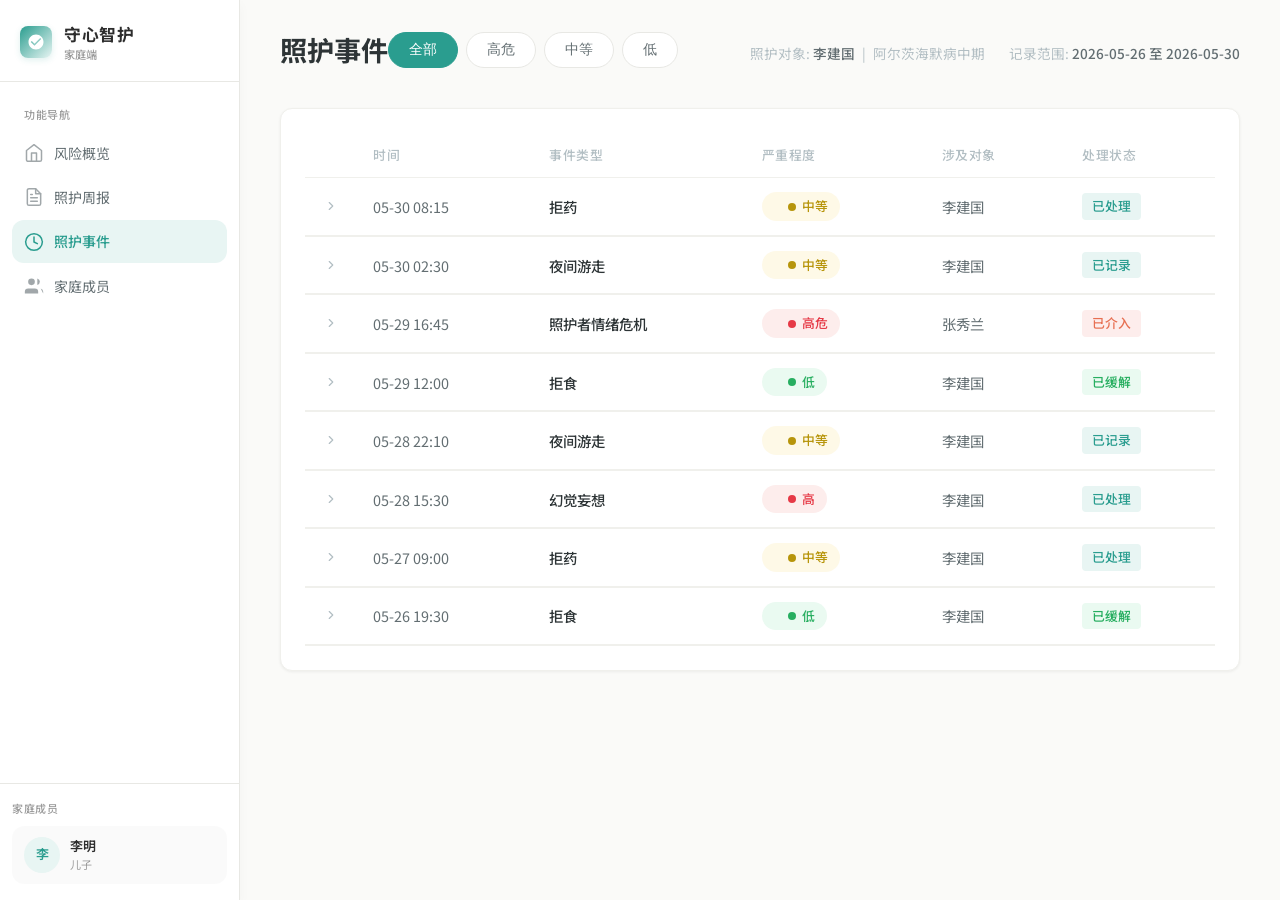
<file: family/events.html>
<!DOCTYPE html>
<html lang="zh-CN">
<head>
    <meta charset="UTF-8">
    <meta name="viewport" content="width=device-width, initial-scale=1.0">
    <title>照护事件 - 守心智护 家庭端</title>
    <link href="https://fonts.googleapis.com/css2?family=Noto+Sans+SC:wght@300;400;500;600;700&display=swap" rel="stylesheet">
    <link href="../styles/common.css" rel="stylesheet">
    <style>
        /* ===== CSS Variables ===== */
        :root {
            --color-bg: #FAFAF8;
            --color-white: #FFFFFF;
            --color-primary: #2A9D8F;
            --color-primary-light: #E8F5F3;
            --color-primary-bg: #E8F5F3;
            --color-primary-dark: #1F7A6E;
            --color-text: #2D3436;
            --color-text-secondary: #636E72;
            --color-text-light: #B2BEC3;
            --color-border: #E8E8E4;
            --color-border-light: #F0F0EC;
            --color-risk-green: #27AE60;
            --color-risk-yellow: #F2C94C;
            --color-risk-orange: #E76F51;
            --color-risk-red: #E63946;
            --color-risk-green-bg: #EAFAF1;
            --color-risk-yellow-bg: #FEF9E7;
            --color-risk-orange-bg: #FDEDEC;
            --color-risk-red-bg: #FDEDEC;
            --shadow-sm: 0 1px 3px rgba(0, 0, 0, 0.06);
            --shadow-md: 0 4px 12px rgba(0, 0, 0, 0.08);
            --shadow-lg: 0 8px 24px rgba(0, 0, 0, 0.1);
            --radius-sm: 8px;
            --radius-md: 12px;
            --radius-lg: 16px;
            --sidebar-width: 240px;
            --header-height: 0px;
        }

        /* ===== Reset ===== */
        *,
        *::before,
        *::after {
            margin: 0;
            padding: 0;
            box-sizing: border-box;
        }

        body {
            font-family: 'Noto Sans SC', -apple-system, BlinkMacSystemFont, sans-serif;
            background-color: var(--color-bg);
            color: var(--color-text);
            line-height: 1.6;
            min-height: 100vh;
        }

        /* ===== Layout ===== */
        .app-layout {
            display: flex;
            min-height: 100vh;
        }

        /* Sidebar is unified in common.css */

        /* ===== Main Content ===== */
        .main-content {
            flex: 1;
            margin-left: var(--sidebar-width);
            padding: 32px 40px;
            max-width: 100%;
            overflow-x: hidden;
        }

        /* ===== Page Header ===== */
        .page-header {
            margin-bottom: 32px;
        }

        .page-header-top {
            display: flex;
            align-items: flex-start;
            justify-content: space-between;
            margin-bottom: 8px;
        }

        .page-title {
            font-size: 1.7rem;
            font-weight: 700;
            color: var(--color-text);
        }

        .page-meta {
            display: flex;
            gap: 24px;
            font-size: 0.85rem;
            color: var(--color-text-secondary);
        }

        .page-meta .meta-label {
            color: var(--color-text-light);
        }

        .page-meta .meta-value {
            font-weight: 500;
        }

        /* ===== Section Title ===== */
        .section-title {
            font-size: 1.1rem;
            font-weight: 600;
            color: var(--color-text);
            margin-bottom: 16px;
            display: flex;
            align-items: center;
            gap: 8px;
        }

        .section-title::before {
            content: '';
            display: inline-block;
            width: 4px;
            height: 18px;
            background-color: var(--color-primary);
            border-radius: 2px;
        }

        /* ===== Card ===== */
        .card {
            background-color: var(--color-white);
            border-radius: var(--radius-md);
            box-shadow: var(--shadow-sm);
            border: 1px solid var(--color-border-light);
            transition: box-shadow 0.25s ease, transform 0.25s ease;
        }

        .card:hover {
            box-shadow: var(--shadow-md);
            transform: translateY(-1px);
        }

        .card-body {
            padding: 24px;
        }

        /* ===== Filter Tabs ===== */
        .filter-tabs {
            display: flex;
            gap: 8px;
        }

        .filter-tab {
            padding: 8px 20px;
            border-radius: 20px;
            font-size: 0.85rem;
            font-weight: 500;
            border: 1px solid var(--color-border);
            background: var(--color-white);
            color: var(--color-text-secondary);
            cursor: pointer;
            transition: all 0.2s ease;
        }

        .filter-tab:hover {
            border-color: var(--color-primary);
            color: var(--color-primary);
        }

        .filter-tab.active {
            background-color: var(--color-primary);
            color: var(--color-white);
            border-color: var(--color-primary);
        }

        /* ===== Alert Table ===== */
        .alert-table {
            width: 100%;
            border-collapse: collapse;
        }

        .alert-table thead th {
            text-align: left;
            font-size: 0.8rem;
            font-weight: 500;
            color: var(--color-text-light);
            padding: 12px 16px;
            border-bottom: 1px solid var(--color-border-light);
            letter-spacing: 0.5px;
        }

        .alert-table tbody td {
            padding: 14px 16px;
            font-size: 0.9rem;
            border-bottom: 1px solid var(--color-border-light);
            vertical-align: middle;
        }

        .alert-table tbody tr {
            cursor: pointer;
            transition: background-color 0.15s ease;
        }

        .alert-table tbody tr:last-child td {
            border-bottom: none;
        }

        .alert-table tbody tr:hover {
            background-color: rgba(42, 157, 143, 0.03);
        }

        .alert-table tbody tr.expanded {
            background-color: rgba(42, 157, 143, 0.04);
        }

        .alert-time {
            font-variant-numeric: tabular-nums;
            color: var(--color-text-secondary);
            white-space: nowrap;
        }

        .alert-type {
            font-weight: 500;
        }

        .alert-subject {
            color: var(--color-text-secondary);
        }

        /* Risk badge */
        .risk-badge {
            display: inline-flex;
            align-items: center;
            padding: 4px 12px;
            border-radius: 20px;
            font-size: 0.8rem;
            font-weight: 500;
            gap: 6px;
        }

        .risk-badge.green {
            background-color: var(--color-risk-green-bg);
            color: var(--color-risk-green);
        }

        .risk-badge.yellow {
            background-color: var(--color-risk-yellow-bg);
            color: #B7950B;
        }

        .risk-badge.orange {
            background-color: var(--color-risk-orange-bg);
            color: var(--color-risk-orange);
        }

        .risk-badge.red {
            background-color: var(--color-risk-red-bg);
            color: var(--color-risk-red);
        }

        .risk-badge .badge-dot {
            width: 8px;
            height: 8px;
            border-radius: 50%;
            background-color: currentColor;
        }

        /* Alert Status */
        .alert-status {
            display: inline-flex;
            align-items: center;
            padding: 3px 10px;
            border-radius: 4px;
            font-size: 0.8rem;
            font-weight: 500;
        }

        .alert-status.processed {
            background-color: var(--color-primary-light);
            color: var(--color-primary);
        }

        .alert-status.recorded {
            background-color: var(--color-primary-light);
            color: var(--color-primary);
        }

        .alert-status.intervened {
            background-color: var(--color-risk-orange-bg);
            color: var(--color-risk-orange);
        }

        .alert-status.resolved {
            background-color: var(--color-risk-green-bg);
            color: var(--color-risk-green);
        }

        /* ===== Expand Row Detail ===== */
        .event-detail-row td {
            padding: 0 !important;
            border-bottom: 1px solid var(--color-border-light) !important;
        }

        .event-detail-content {
            max-height: 0;
            overflow: hidden;
            transition: max-height 0.3s ease, padding 0.3s ease;
            background-color: rgba(42, 157, 143, 0.02);
        }

        .event-detail-content.open {
            max-height: 300px;
            padding: 16px 24px;
        }

        .detail-grid {
            display: grid;
            grid-template-columns: repeat(3, 1fr);
            gap: 16px;
        }

        .detail-item {
            display: flex;
            flex-direction: column;
            gap: 4px;
        }

        .detail-label {
            font-size: 0.75rem;
            color: var(--color-text-light);
            letter-spacing: 0.5px;
        }

        .detail-value {
            font-size: 0.85rem;
            color: var(--color-text);
            font-weight: 500;
        }

        .expand-icon {
            display: inline-flex;
            width: 20px;
            height: 20px;
            align-items: center;
            justify-content: center;
            transition: transform 0.2s ease;
            color: var(--color-text-light);
        }

        .expand-icon svg {
            width: 14px;
            height: 14px;
            stroke: currentColor;
            fill: none;
            stroke-width: 2;
            stroke-linecap: round;
            stroke-linejoin: round;
        }

        tr.expanded .expand-icon {
            transform: rotate(90deg);
        }

        /* ===== Responsive ===== */
        @media (max-width: 768px) {
            .sidebar {
                display: none;
            }

            .main-content {
                margin-left: 0;
                padding: 20px 16px;
            }

            .detail-grid {
                grid-template-columns: 1fr;
            }

            .page-header-top {
                flex-direction: column;
                gap: 12px;
            }
        }
    </style>
</head>
<body>
    <div class="app-layout">
        <!-- Sidebar -->
        <aside class="sidebar sidebar--fixed">
            <div class="sidebar-header">
                <a href="../index.html" class="sidebar-logo">
                    <div class="sidebar-logo-icon">
                        <svg viewBox="0 0 24 24"><path d="M12 2C6.48 2 2 6.48 2 12s4.48 10 10 10 10-4.48 10-10S17.52 2 12 2zm-2 15l-5-5 1.41-1.41L10 14.17l7.59-7.59L19 8l-9 9z"/></svg>
                    </div>
                    <div class="sidebar-logo-text">
                        <span class="logo-title">守心智护</span>
                        <span class="logo-subtitle">家庭端</span>
                    </div>
                </a>
            </div>

            <nav class="sidebar-nav">
                <div class="nav-label">功能导航</div>
                <a class="sidebar-link" href="index.html">
                    <svg viewBox="0 0 24 24" fill="none" stroke="currentColor" stroke-width="1.8" stroke-linecap="round" stroke-linejoin="round"><path d="M3 9l9-7 9 7v11a2 2 0 0 1-2 2H5a2 2 0 0 1-2-2z"/><polyline points="9 22 9 12 15 12 15 22"/></svg>
                    风险概览
                </a>
                <a class="sidebar-link" href="weekly.html">
                    <svg viewBox="0 0 24 24" fill="none" stroke="currentColor" stroke-width="1.8" stroke-linecap="round" stroke-linejoin="round"><path d="M14 2H6a2 2 0 0 0-2 2v16a2 2 0 0 0 2 2h12a2 2 0 0 0 2-2V8z"/><polyline points="14 2 14 8 20 8"/><line x1="16" y1="13" x2="8" y2="13"/><line x1="16" y1="17" x2="8" y2="17"/><polyline points="10 9 9 9 8 9"/></svg>
                    照护周报
                </a>
                <a class="sidebar-link active" href="events.html">
                    <svg viewBox="0 0 24 24" fill="none" stroke="currentColor" stroke-width="1.8" stroke-linecap="round" stroke-linejoin="round"><circle cx="12" cy="12" r="10"/><polyline points="12 6 12 12 16 14"/></svg>
                    照护事件
                </a>
                <a class="sidebar-link" href="members.html">
                    <svg viewBox="0 0 24 24" fill="currentColor"><path d="M17 21v-2a4 4 0 0 0-4-4H5a4 4 0 0 0-4 4v2"/><circle cx="9" cy="7" r="4"/><path d="M23 21v-2a4 4 0 0 0-3-3.87"/><path d="M16 3.13a4 4 0 0 1 0 7.75"/></svg>
                    家庭成员
                </a>
            </nav>

            <div class="sidebar-footer">
                <div class="nav-label" style="padding: 0 0 8px;">家庭成员</div>
                <div class="sidebar-user">
                    <div class="sidebar-avatar">李</div>
                    <div class="sidebar-user-info">
                        <div class="sidebar-user-name">李明</div>
                        <div class="sidebar-user-role">儿子</div>
                    </div>
                </div>
            </div>
        </aside>

        <!-- Main Content -->
        <main class="main-content">
            <!-- Page Header -->
            <div class="page-header">
                <div class="page-header-top">
                    <h2 class="page-title">照护事件</h2>
                    <div class="filter-tabs">
                        <button class="filter-tab active" data-filter="all" onclick="filterEvents('all', this)">全部</button>
                        <button class="filter-tab" data-filter="high" onclick="filterEvents('high', this)">高危</button>
                        <button class="filter-tab" data-filter="medium" onclick="filterEvents('medium', this)">中等</button>
                        <button class="filter-tab" data-filter="low" onclick="filterEvents('low', this)">低</button>
                    </div>
                </div>
                <div class="page-meta">
                    <span>
                        <span class="meta-label">照护对象:</span>
                        <span class="meta-value">李建国</span>
                        <span class="meta-label" style="margin-left: 4px;">|</span>
                        <span class="meta-label" style="margin-left: 4px;">阿尔茨海默病中期</span>
                    </span>
                    <span>
                        <span class="meta-label">记录范围:</span>
                        <span class="meta-value">2026-05-26 至 2026-05-30</span>
                    </span>
                </div>
            </div>

            <!-- Event Table -->
            <div class="card">
                <table class="alert-table">
                    <thead>
                        <tr>
                            <th style="width: 30px;"></th>
                            <th>时间</th>
                            <th>事件类型</th>
                            <th>严重程度</th>
                            <th>涉及对象</th>
                            <th>处理状态</th>
                        </tr>
                    </thead>
                    <tbody id="eventTableBody"></tbody>
                </table>
            </div>
        </main>
    </div>

    <script>
        // ===== Mock Data =====
        var events = [
            {
                time: '05-30 08:15',
                type: '拒药',
                level: 'medium',
                levelText: '中等',
                subject: '李建国',
                status: 'processed',
                statusText: '已处理',
                detail: {
                    description: '患者早晨拒绝服用抗焦虑药物，持续约15分钟后经劝说服药。',
                    location: '卧室',
                    duration: '15分钟',
                    handler: '张秀兰',
                    action: '经耐心劝说后服药，记录药物依从性问题。'
                }
            },
            {
                time: '05-30 02:30',
                type: '夜间游走',
                level: 'medium',
                levelText: '中等',
                subject: '李建国',
                status: 'recorded',
                statusText: '已记录',
                detail: {
                    description: '凌晨2:30发现患者在客厅游走，方向感混乱，试图开门外出。',
                    location: '客厅/门口',
                    duration: '20分钟',
                    handler: '张秀兰',
                    action: '引导回卧室，开启夜间灯光，检查门窗安全锁。'
                }
            },
            {
                time: '05-29 16:45',
                type: '照护者情绪危机',
                level: 'high',
                levelText: '高危',
                subject: '张秀兰',
                status: 'intervened',
                statusText: '已介入',
                detail: {
                    description: '照护者张秀兰因长期照护压力出现情绪崩溃，哭泣并表示无法继续。',
                    location: '客厅',
                    duration: '30分钟',
                    handler: '李明（远程）',
                    action: '远程安抚，安排次日社区心理咨询，协调周末替换照护。'
                }
            },
            {
                time: '05-29 12:00',
                type: '拒食',
                level: 'low',
                levelText: '低',
                subject: '李建国',
                status: 'resolved',
                statusText: '已缓解',
                detail: {
                    description: '午餐时患者拒绝进食，怀疑因药物副作用导致食欲下降。',
                    location: '餐厅',
                    duration: '10分钟',
                    handler: '张秀兰',
                    action: '更换食物种类后少量进食，记录饮食日志供医生参考。'
                }
            },
            {
                time: '05-28 22:10',
                type: '夜间游走',
                level: 'medium',
                levelText: '中等',
                subject: '李建国',
                status: 'recorded',
                statusText: '已记录',
                detail: {
                    description: '夜间22:10患者在卧室与卫生间之间反复走动，表现出不安情绪。',
                    location: '卧室/卫生间',
                    duration: '25分钟',
                    handler: '张秀兰',
                    action: '陪伴安抚直至入睡，记录游走频次。'
                }
            },
            {
                time: '05-28 15:30',
                type: '幻觉妄想',
                level: 'high',
                levelText: '高',
                subject: '李建国',
                status: 'processed',
                statusText: '已处理',
                detail: {
                    description: '患者坚称房间内有陌生人，表现出恐惧和攻击性，拒绝他人靠近。',
                    location: '卧室',
                    duration: '20分钟',
                    handler: '张秀兰',
                    action: '保持安全距离，轻声安抚，转移注意力后症状缓解。已通知主治医生。'
                }
            },
            {
                time: '05-27 09:00',
                type: '拒药',
                level: 'medium',
                levelText: '中等',
                subject: '李建国',
                status: 'processed',
                statusText: '已处理',
                detail: {
                    description: '上午服药时间患者拒绝服用多奈哌齐，将药片藏于舌下后吐出。',
                    location: '餐厅',
                    duration: '10分钟',
                    handler: '张秀兰',
                    action: '更换给药方式，将药物混入食物中服用，记录异常行为。'
                }
            },
            {
                time: '05-26 19:30',
                type: '拒食',
                level: 'low',
                levelText: '低',
                subject: '李建国',
                status: 'resolved',
                statusText: '已缓解',
                detail: {
                    description: '晚餐时患者仅吃少量食物后推开餐盘，情绪低落。',
                    location: '餐厅',
                    duration: '5分钟',
                    handler: '张秀兰',
                    action: '准备患者喜欢的小食作为补充，记录饮食摄入量。'
                }
            }
        ];

        var expandedRows = {};

        // ===== Render Functions =====

        function getLevelBadgeClass(level) {
            switch (level) {
                case 'high': return 'red';
                case 'medium': return 'yellow';
                case 'low': return 'green';
                default: return 'yellow';
            }
        }

        function getStatusClass(status) {
            switch (status) {
                case 'processed': return 'processed';
                case 'recorded': return 'recorded';
                case 'intervened': return 'intervened';
                case 'resolved': return 'resolved';
                default: return 'recorded';
            }
        }

        function filterEvents(filter, btn) {
            // Update active tab
            var tabs = document.querySelectorAll('.filter-tab');
            tabs.forEach(function(tab) { tab.classList.remove('active'); });
            btn.classList.add('active');

            // Filter and re-render
            renderTable(filter);
        }

        function toggleRow(index) {
            var detailRow = document.getElementById('detail-' + index);
            var mainRow = document.getElementById('row-' + index);
            var content = detailRow.querySelector('.event-detail-content');

            if (expandedRows[index]) {
                content.classList.remove('open');
                mainRow.classList.remove('expanded');
                expandedRows[index] = false;
            } else {
                content.classList.add('open');
                mainRow.classList.add('expanded');
                expandedRows[index] = true;
            }
        }

        function renderTable(filter) {
            var tbody = document.getElementById('eventTableBody');
            tbody.innerHTML = '';
            expandedRows = {};

            var filtered = events;
            if (filter && filter !== 'all') {
                filtered = events.filter(function(e) {
                    if (filter === 'high') return e.level === 'high';
                    if (filter === 'medium') return e.level === 'medium';
                    if (filter === 'low') return e.level === 'low';
                    return true;
                });
            }

            filtered.forEach(function(event, index) {
                // Main row
                var tr = document.createElement('tr');
                tr.id = 'row-' + index;
                tr.onclick = function() { toggleRow(index); };

                var tdExpand = document.createElement('td');
                tdExpand.innerHTML = '<span class="expand-icon"><svg viewBox="0 0 24 24"><polyline points="9 18 15 12 9 6"/></svg></span>';

                var tdTime = document.createElement('td');
                tdTime.className = 'alert-time';
                tdTime.textContent = event.time;

                var tdType = document.createElement('td');
                tdType.className = 'alert-type';
                tdType.textContent = event.type;

                var tdLevel = document.createElement('td');
                var levelBadge = document.createElement('span');
                levelBadge.className = 'risk-badge ' + getLevelBadgeClass(event.level);
                levelBadge.innerHTML = '<span class="badge-dot"></span>' + event.levelText;
                tdLevel.appendChild(levelBadge);

                var tdSubject = document.createElement('td');
                tdSubject.className = 'alert-subject';
                tdSubject.textContent = event.subject;

                var tdStatus = document.createElement('td');
                var statusBadge = document.createElement('span');
                statusBadge.className = 'alert-status ' + getStatusClass(event.status);
                statusBadge.textContent = event.statusText;
                tdStatus.appendChild(statusBadge);

                tr.appendChild(tdExpand);
                tr.appendChild(tdTime);
                tr.appendChild(tdType);
                tr.appendChild(tdLevel);
                tr.appendChild(tdSubject);
                tr.appendChild(tdStatus);
                tbody.appendChild(tr);

                // Detail row
                var detailTr = document.createElement('tr');
                detailTr.className = 'event-detail-row';
                detailTr.id = 'detail-' + index;

                var detailTd = document.createElement('td');
                detailTd.colSpan = 6;

                var detailContent = document.createElement('div');
                detailContent.className = 'event-detail-content';

                var detailGrid = document.createElement('div');
                detailGrid.className = 'detail-grid';

                var detailItems = [
                    { label: '事件描述', value: event.detail.description },
                    { label: '发生地点', value: event.detail.location },
                    { label: '持续时长', value: event.detail.duration },
                    { label: '处理人员', value: event.detail.handler },
                    { label: '处理措施', value: event.detail.action }
                ];

                detailItems.forEach(function(item) {
                    var div = document.createElement('div');
                    div.className = 'detail-item';
                    if (item.label === '事件描述' || item.label === '处理措施') {
                        div.style.gridColumn = 'span 2';
                    }

                    var label = document.createElement('span');
                    label.className = 'detail-label';
                    label.textContent = item.label;

                    var value = document.createElement('span');
                    value.className = 'detail-value';
                    value.textContent = item.value;

                    div.appendChild(label);
                    div.appendChild(value);
                    detailGrid.appendChild(div);
                });

                detailContent.appendChild(detailGrid);
                detailTd.appendChild(detailContent);
                detailTr.appendChild(detailTd);
                tbody.appendChild(detailTr);
            });
        }

        // ===== Initialize =====
        document.addEventListener('DOMContentLoaded', function() {
            renderTable('all');
        });
    </script>
</body>
</html>
</file>
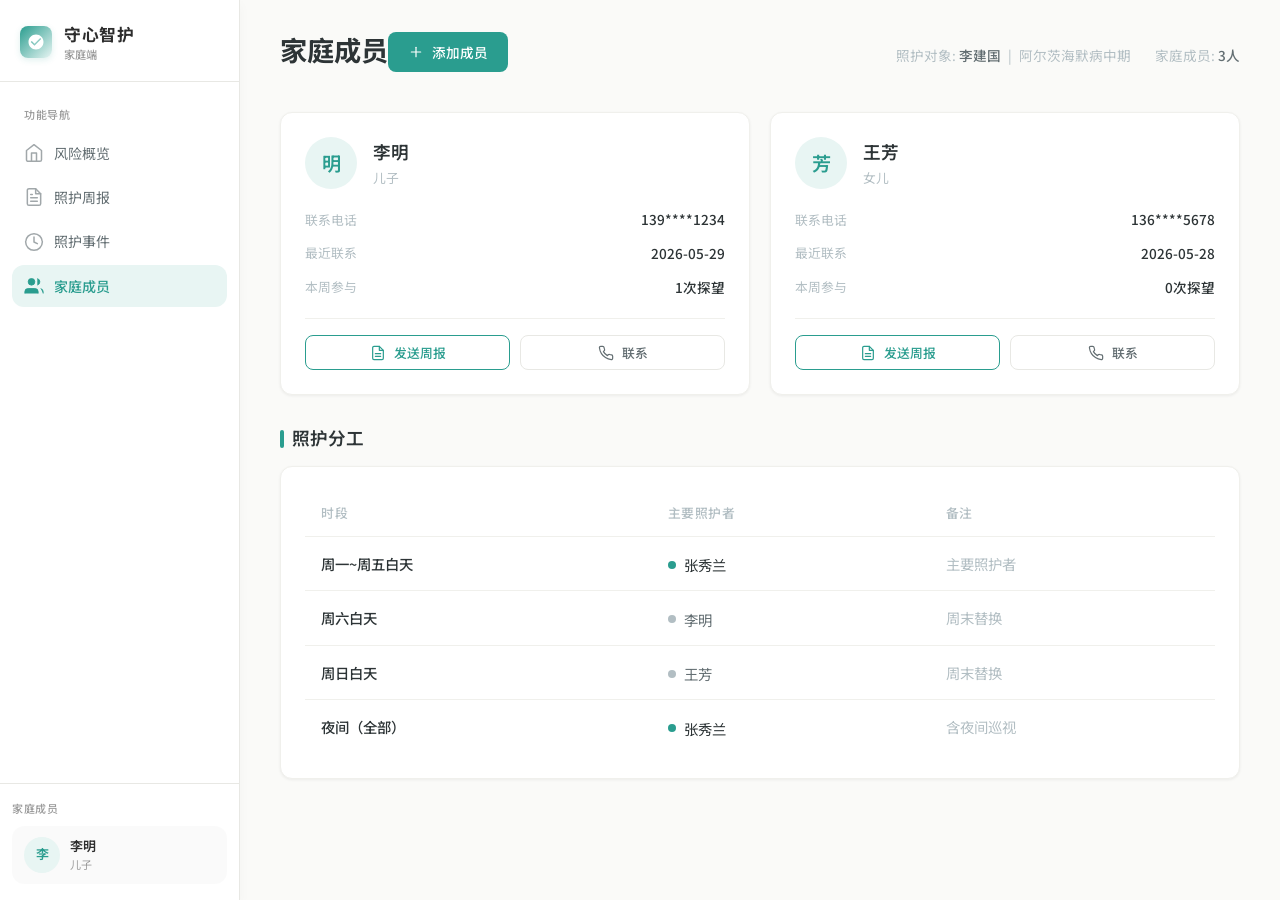
<file: family/members.html>
<!DOCTYPE html>
<html lang="zh-CN">
<head>
    <meta charset="UTF-8">
    <meta name="viewport" content="width=device-width, initial-scale=1.0">
    <title>家庭成员 - 守心智护 家庭端</title>
    <link href="https://fonts.googleapis.com/css2?family=Noto+Sans+SC:wght@300;400;500;600;700&display=swap" rel="stylesheet">
    <link href="../styles/common.css" rel="stylesheet">
    <style>
        /* ===== CSS Variables ===== */
        :root {
            --color-bg: #FAFAF8;
            --color-white: #FFFFFF;
            --color-primary: #2A9D8F;
            --color-primary-light: #E8F5F3;
            --color-primary-bg: #E8F5F3;
            --color-primary-dark: #1F7A6E;
            --color-text: #2D3436;
            --color-text-secondary: #636E72;
            --color-text-light: #B2BEC3;
            --color-border: #E8E8E4;
            --color-border-light: #F0F0EC;
            --color-risk-green: #27AE60;
            --color-risk-yellow: #F2C94C;
            --color-risk-orange: #E76F51;
            --color-risk-red: #E63946;
            --color-risk-green-bg: #EAFAF1;
            --color-risk-yellow-bg: #FEF9E7;
            --color-risk-orange-bg: #FDEDEC;
            --color-risk-red-bg: #FDEDEC;
            --shadow-sm: 0 1px 3px rgba(0, 0, 0, 0.06);
            --shadow-md: 0 4px 12px rgba(0, 0, 0, 0.08);
            --shadow-lg: 0 8px 24px rgba(0, 0, 0, 0.1);
            --radius-sm: 8px;
            --radius-md: 12px;
            --radius-lg: 16px;
            --sidebar-width: 240px;
            --header-height: 0px;
        }

        /* ===== Reset ===== */
        *,
        *::before,
        *::after {
            margin: 0;
            padding: 0;
            box-sizing: border-box;
        }

        body {
            font-family: 'Noto Sans SC', -apple-system, BlinkMacSystemFont, sans-serif;
            background-color: var(--color-bg);
            color: var(--color-text);
            line-height: 1.6;
            min-height: 100vh;
        }

        /* ===== Layout ===== */
        .app-layout {
            display: flex;
            min-height: 100vh;
        }

        /* Sidebar is unified in common.css */

        /* ===== Main Content ===== */
        .main-content {
            flex: 1;
            margin-left: var(--sidebar-width);
            padding: 32px 40px;
            max-width: 100%;
            overflow-x: hidden;
        }

        /* ===== Page Header ===== */
        .page-header {
            margin-bottom: 32px;
        }

        .page-header-top {
            display: flex;
            align-items: flex-start;
            justify-content: space-between;
            margin-bottom: 8px;
        }

        .page-title {
            font-size: 1.7rem;
            font-weight: 700;
            color: var(--color-text);
        }

        .page-meta {
            display: flex;
            gap: 24px;
            font-size: 0.85rem;
            color: var(--color-text-secondary);
        }

        .page-meta .meta-label {
            color: var(--color-text-light);
        }

        .page-meta .meta-value {
            font-weight: 500;
        }

        /* ===== Section Title ===== */
        .section-title {
            font-size: 1.1rem;
            font-weight: 600;
            color: var(--color-text);
            margin-bottom: 16px;
            display: flex;
            align-items: center;
            gap: 8px;
        }

        .section-title::before {
            content: '';
            display: inline-block;
            width: 4px;
            height: 18px;
            background-color: var(--color-primary);
            border-radius: 2px;
        }

        /* ===== Card ===== */
        .card {
            background-color: var(--color-white);
            border-radius: var(--radius-md);
            box-shadow: var(--shadow-sm);
            border: 1px solid var(--color-border-light);
            transition: box-shadow 0.25s ease, transform 0.25s ease;
        }

        .card:hover {
            box-shadow: var(--shadow-md);
            transform: translateY(-1px);
        }

        .card-body {
            padding: 24px;
        }

        /* ===== Button ===== */
        .btn {
            display: inline-flex;
            align-items: center;
            justify-content: center;
            gap: 8px;
            padding: 10px 20px;
            border-radius: var(--radius-sm);
            font-size: 0.85rem;
            font-weight: 500;
            border: none;
            cursor: pointer;
            transition: all 0.2s ease;
            text-decoration: none;
            font-family: inherit;
        }

        .btn-primary {
            background: var(--color-primary);
            color: var(--color-white);
        }

        .btn-primary:hover {
            background: var(--color-primary-dark);
        }

        .btn-outline {
            background: transparent;
            color: var(--color-primary);
            border: 1.5px solid var(--color-primary);
        }

        .btn-outline:hover {
            background: var(--color-primary-light);
        }

        .btn-ghost {
            background: transparent;
            color: var(--color-text-secondary);
            border: 1.5px solid var(--color-border);
        }

        .btn-ghost:hover {
            background: rgba(0, 0, 0, 0.03);
            border-color: var(--color-text-light);
        }

        .btn-sm {
            padding: 7px 14px;
            font-size: 0.8rem;
        }

        .btn svg {
            width: 16px;
            height: 16px;
            stroke: currentColor;
            fill: none;
            stroke-width: 1.8;
            stroke-linecap: round;
            stroke-linejoin: round;
        }

        /* ===== Member Cards Grid ===== */
        .member-grid {
            display: grid;
            grid-template-columns: repeat(2, 1fr);
            gap: 20px;
            margin-bottom: 32px;
        }

        .member-card {
            background-color: var(--color-white);
            border-radius: var(--radius-md);
            box-shadow: var(--shadow-sm);
            border: 1px solid var(--color-border-light);
            padding: 24px;
            transition: box-shadow 0.25s ease, transform 0.25s ease;
        }

        .member-card:hover {
            box-shadow: var(--shadow-md);
            transform: translateY(-1px);
        }

        .member-header {
            display: flex;
            align-items: center;
            gap: 16px;
            margin-bottom: 20px;
        }

        .member-avatar {
            width: 52px;
            height: 52px;
            border-radius: 50%;
            background-color: var(--color-primary-light);
            color: var(--color-primary);
            display: flex;
            align-items: center;
            justify-content: center;
            font-size: 1.2rem;
            font-weight: 600;
            flex-shrink: 0;
        }

        .member-name-info {
            flex: 1;
        }

        .member-name {
            font-size: 1.1rem;
            font-weight: 600;
            color: var(--color-text);
            margin-bottom: 2px;
        }

        .member-relation {
            font-size: 0.8rem;
            color: var(--color-text-light);
            font-weight: 400;
        }

        .member-details {
            display: flex;
            flex-direction: column;
            gap: 12px;
            margin-bottom: 20px;
        }

        .member-detail-row {
            display: flex;
            align-items: center;
            justify-content: space-between;
        }

        .member-detail-label {
            font-size: 0.8rem;
            color: var(--color-text-light);
        }

        .member-detail-value {
            font-size: 0.85rem;
            color: var(--color-text);
            font-weight: 500;
        }

        .member-actions {
            display: flex;
            gap: 10px;
            padding-top: 16px;
            border-top: 1px solid var(--color-border-light);
        }

        .member-actions .btn {
            flex: 1;
        }

        /* ===== Schedule Table ===== */
        .schedule-section {
            margin-bottom: 32px;
        }

        .schedule-table {
            width: 100%;
            border-collapse: collapse;
        }

        .schedule-table thead th {
            text-align: left;
            font-size: 0.8rem;
            font-weight: 500;
            color: var(--color-text-light);
            padding: 12px 16px;
            border-bottom: 1px solid var(--color-border-light);
            letter-spacing: 0.5px;
        }

        .schedule-table tbody td {
            padding: 14px 16px;
            font-size: 0.9rem;
            border-bottom: 1px solid var(--color-border-light);
            vertical-align: middle;
        }

        .schedule-table tbody tr:last-child td {
            border-bottom: none;
        }

        .schedule-table tbody tr:hover {
            background-color: rgba(42, 157, 143, 0.03);
        }

        .schedule-time {
            font-weight: 500;
            color: var(--color-text);
        }

        .schedule-person {
            display: inline-flex;
            align-items: center;
            gap: 8px;
        }

        .schedule-person-dot {
            width: 8px;
            height: 8px;
            border-radius: 50%;
            background-color: var(--color-primary);
            flex-shrink: 0;
        }

        .schedule-person.secondary {
            color: var(--color-text-secondary);
        }

        .schedule-person.secondary .schedule-person-dot {
            background-color: var(--color-text-light);
        }

        .schedule-note {
            font-size: 0.8rem;
            color: var(--color-text-light);
        }

        /* ===== Responsive ===== */
        @media (max-width: 1200px) {
            .member-grid {
                grid-template-columns: 1fr;
            }
        }

        @media (max-width: 768px) {
            .sidebar {
                display: none;
            }

            .main-content {
                margin-left: 0;
                padding: 20px 16px;
            }

            .page-header-top {
                flex-direction: column;
                gap: 12px;
            }
        }
    </style>
</head>
<body>
    <div class="app-layout">
        <!-- Sidebar -->
        <aside class="sidebar sidebar--fixed">
            <div class="sidebar-header">
                <a href="../index.html" class="sidebar-logo">
                    <div class="sidebar-logo-icon">
                        <svg viewBox="0 0 24 24"><path d="M12 2C6.48 2 2 6.48 2 12s4.48 10 10 10 10-4.48 10-10S17.52 2 12 2zm-2 15l-5-5 1.41-1.41L10 14.17l7.59-7.59L19 8l-9 9z"/></svg>
                    </div>
                    <div class="sidebar-logo-text">
                        <span class="logo-title">守心智护</span>
                        <span class="logo-subtitle">家庭端</span>
                    </div>
                </a>
            </div>

            <nav class="sidebar-nav">
                <div class="nav-label">功能导航</div>
                <a class="sidebar-link" href="index.html">
                    <svg viewBox="0 0 24 24" fill="none" stroke="currentColor" stroke-width="1.8" stroke-linecap="round" stroke-linejoin="round"><path d="M3 9l9-7 9 7v11a2 2 0 0 1-2 2H5a2 2 0 0 1-2-2z"/><polyline points="9 22 9 12 15 12 15 22"/></svg>
                    风险概览
                </a>
                <a class="sidebar-link" href="weekly.html">
                    <svg viewBox="0 0 24 24" fill="none" stroke="currentColor" stroke-width="1.8" stroke-linecap="round" stroke-linejoin="round"><path d="M14 2H6a2 2 0 0 0-2 2v16a2 2 0 0 0 2 2h12a2 2 0 0 0 2-2V8z"/><polyline points="14 2 14 8 20 8"/><line x1="16" y1="13" x2="8" y2="13"/><line x1="16" y1="17" x2="8" y2="17"/><polyline points="10 9 9 9 8 9"/></svg>
                    照护周报
                </a>
                <a class="sidebar-link" href="events.html">
                    <svg viewBox="0 0 24 24" fill="none" stroke="currentColor" stroke-width="1.8" stroke-linecap="round" stroke-linejoin="round"><circle cx="12" cy="12" r="10"/><polyline points="12 6 12 12 16 14"/></svg>
                    照护事件
                </a>
                <a class="sidebar-link active" href="members.html">
                    <svg viewBox="0 0 24 24" fill="currentColor"><path d="M17 21v-2a4 4 0 0 0-4-4H5a4 4 0 0 0-4 4v2"/><circle cx="9" cy="7" r="4"/><path d="M23 21v-2a4 4 0 0 0-3-3.87"/><path d="M16 3.13a4 4 0 0 1 0 7.75"/></svg>
                    家庭成员
                </a>
            </nav>

            <div class="sidebar-footer">
                <div class="nav-label" style="padding: 0 0 8px;">家庭成员</div>
                <div class="sidebar-user">
                    <div class="sidebar-avatar">李</div>
                    <div class="sidebar-user-info">
                        <div class="sidebar-user-name">李明</div>
                        <div class="sidebar-user-role">儿子</div>
                    </div>
                </div>
            </div>
        </aside>

        <!-- Main Content -->
        <main class="main-content">
            <!-- Page Header -->
            <div class="page-header">
                <div class="page-header-top">
                    <h2 class="page-title">家庭成员</h2>
                    <button class="btn btn-primary" onclick="addMember()">
                        <svg viewBox="0 0 24 24"><line x1="12" y1="5" x2="12" y2="19"/><line x1="5" y1="12" x2="19" y2="12"/></svg>
                        添加成员
                    </button>
                </div>
                <div class="page-meta">
                    <span>
                        <span class="meta-label">照护对象:</span>
                        <span class="meta-value">李建国</span>
                        <span class="meta-label" style="margin-left: 4px;">|</span>
                        <span class="meta-label" style="margin-left: 4px;">阿尔茨海默病中期</span>
                    </span>
                    <span>
                        <span class="meta-label">家庭成员:</span>
                        <span class="meta-value">3人</span>
                    </span>
                </div>
            </div>

            <!-- Member Cards -->
            <div class="member-grid" id="memberGrid"></div>

            <!-- Section: Care Schedule -->
            <div class="schedule-section">
                <h3 class="section-title">照护分工</h3>
                <div class="card">
                    <table class="schedule-table">
                        <thead>
                            <tr>
                                <th>时段</th>
                                <th>主要照护者</th>
                                <th>备注</th>
                            </tr>
                        </thead>
                        <tbody id="scheduleBody"></tbody>
                    </table>
                </div>
            </div>
        </main>
    </div>

    <script>
        // ===== Mock Data =====

        var members = [
            {
                name: '李明',
                relation: '儿子',
                avatar: '明',
                phone: '139****1234',
                lastContact: '2026-05-29',
                weeklyVisits: '1次探望'
            },
            {
                name: '王芳',
                relation: '女儿',
                avatar: '芳',
                phone: '136****5678',
                lastContact: '2026-05-28',
                weeklyVisits: '0次探望'
            }
        ];

        var scheduleData = [
            { time: '周一~周五白天', person: '张秀兰', note: '主要照护者', isPrimary: true },
            { time: '周六白天', person: '李明', note: '周末替换', isPrimary: false },
            { time: '周日白天', person: '王芳', note: '周末替换', isPrimary: false },
            { time: '夜间（全部）', person: '张秀兰', note: '含夜间巡视', isPrimary: true }
        ];

        // ===== Render Functions =====

        function renderMembers() {
            var grid = document.getElementById('memberGrid');
            grid.innerHTML = '';

            members.forEach(function(member) {
                var card = document.createElement('div');
                card.className = 'member-card';

                // Header
                var header = document.createElement('div');
                header.className = 'member-header';

                var avatar = document.createElement('div');
                avatar.className = 'member-avatar';
                avatar.textContent = member.avatar;

                var nameInfo = document.createElement('div');
                nameInfo.className = 'member-name-info';

                var name = document.createElement('div');
                name.className = 'member-name';
                name.textContent = member.name;

                var relation = document.createElement('div');
                relation.className = 'member-relation';
                relation.textContent = member.relation;

                nameInfo.appendChild(name);
                nameInfo.appendChild(relation);
                header.appendChild(avatar);
                header.appendChild(nameInfo);
                card.appendChild(header);

                // Details
                var details = document.createElement('div');
                details.className = 'member-details';

                var detailItems = [
                    { label: '联系电话', value: member.phone },
                    { label: '最近联系', value: member.lastContact },
                    { label: '本周参与', value: member.weeklyVisits }
                ];

                detailItems.forEach(function(item) {
                    var row = document.createElement('div');
                    row.className = 'member-detail-row';

                    var label = document.createElement('span');
                    label.className = 'member-detail-label';
                    label.textContent = item.label;

                    var value = document.createElement('span');
                    value.className = 'member-detail-value';
                    value.textContent = item.value;

                    row.appendChild(label);
                    row.appendChild(value);
                    details.appendChild(row);
                });

                card.appendChild(details);

                // Actions
                var actions = document.createElement('div');
                actions.className = 'member-actions';

                var sendBtn = document.createElement('button');
                sendBtn.className = 'btn btn-outline btn-sm';
                sendBtn.innerHTML = '<svg viewBox="0 0 24 24"><path d="M14 2H6a2 2 0 0 0-2 2v16a2 2 0 0 0 2 2h12a2 2 0 0 0 2-2V8z"/><polyline points="14 2 14 8 20 8"/><line x1="16" y1="13" x2="8" y2="13"/><line x1="16" y1="17" x2="8" y2="17"/></svg>发送周报';
                sendBtn.onclick = function() { sendWeeklyReport(member.name); };

                var contactBtn = document.createElement('button');
                contactBtn.className = 'btn btn-ghost btn-sm';
                contactBtn.innerHTML = '<svg viewBox="0 0 24 24"><path d="M22 16.92v3a2 2 0 0 1-2.18 2 19.79 19.79 0 0 1-8.63-3.07 19.5 19.5 0 0 1-6-6 19.79 19.79 0 0 1-3.07-8.67A2 2 0 0 1 4.11 2h3a2 2 0 0 1 2 1.72 12.84 12.84 0 0 0 .7 2.81 2 2 0 0 1-.45 2.11L8.09 9.91a16 16 0 0 0 6 6l1.27-1.27a2 2 0 0 1 2.11-.45 12.84 12.84 0 0 0 2.81.7A2 2 0 0 1 22 16.92z"/></svg>联系';
                contactBtn.onclick = function() { contactMember(member.name); };

                actions.appendChild(sendBtn);
                actions.appendChild(contactBtn);
                card.appendChild(actions);

                grid.appendChild(card);
            });
        }

        function renderSchedule() {
            var tbody = document.getElementById('scheduleBody');
            tbody.innerHTML = '';

            scheduleData.forEach(function(item) {
                var tr = document.createElement('tr');

                var tdTime = document.createElement('td');
                tdTime.className = 'schedule-time';
                tdTime.textContent = item.time;

                var tdPerson = document.createElement('td');
                var personSpan = document.createElement('span');
                personSpan.className = 'schedule-person' + (item.isPrimary ? '' : ' secondary');

                var dot = document.createElement('span');
                dot.className = 'schedule-person-dot';

                personSpan.appendChild(dot);
                personSpan.appendChild(document.createTextNode(item.person));
                tdPerson.appendChild(personSpan);

                var tdNote = document.createElement('td');
                tdNote.className = 'schedule-note';
                tdNote.textContent = item.note;

                tr.appendChild(tdTime);
                tr.appendChild(tdPerson);
                tr.appendChild(tdNote);
                tbody.appendChild(tr);
            });
        }

        // ===== Interaction Handlers =====

        function addMember() {
            alert('添加成员功能开发中，敬请期待。');
        }

        function sendWeeklyReport(name) {
            alert('已向 ' + name + ' 发送本周照护周报。');
        }

        function contactMember(name) {
            alert('正在拨打 ' + name + ' 的电话...');
        }

        // ===== Initialize =====
        document.addEventListener('DOMContentLoaded', function() {
            renderMembers();
            renderSchedule();
        });
    </script>
</body>
</html>
</file>
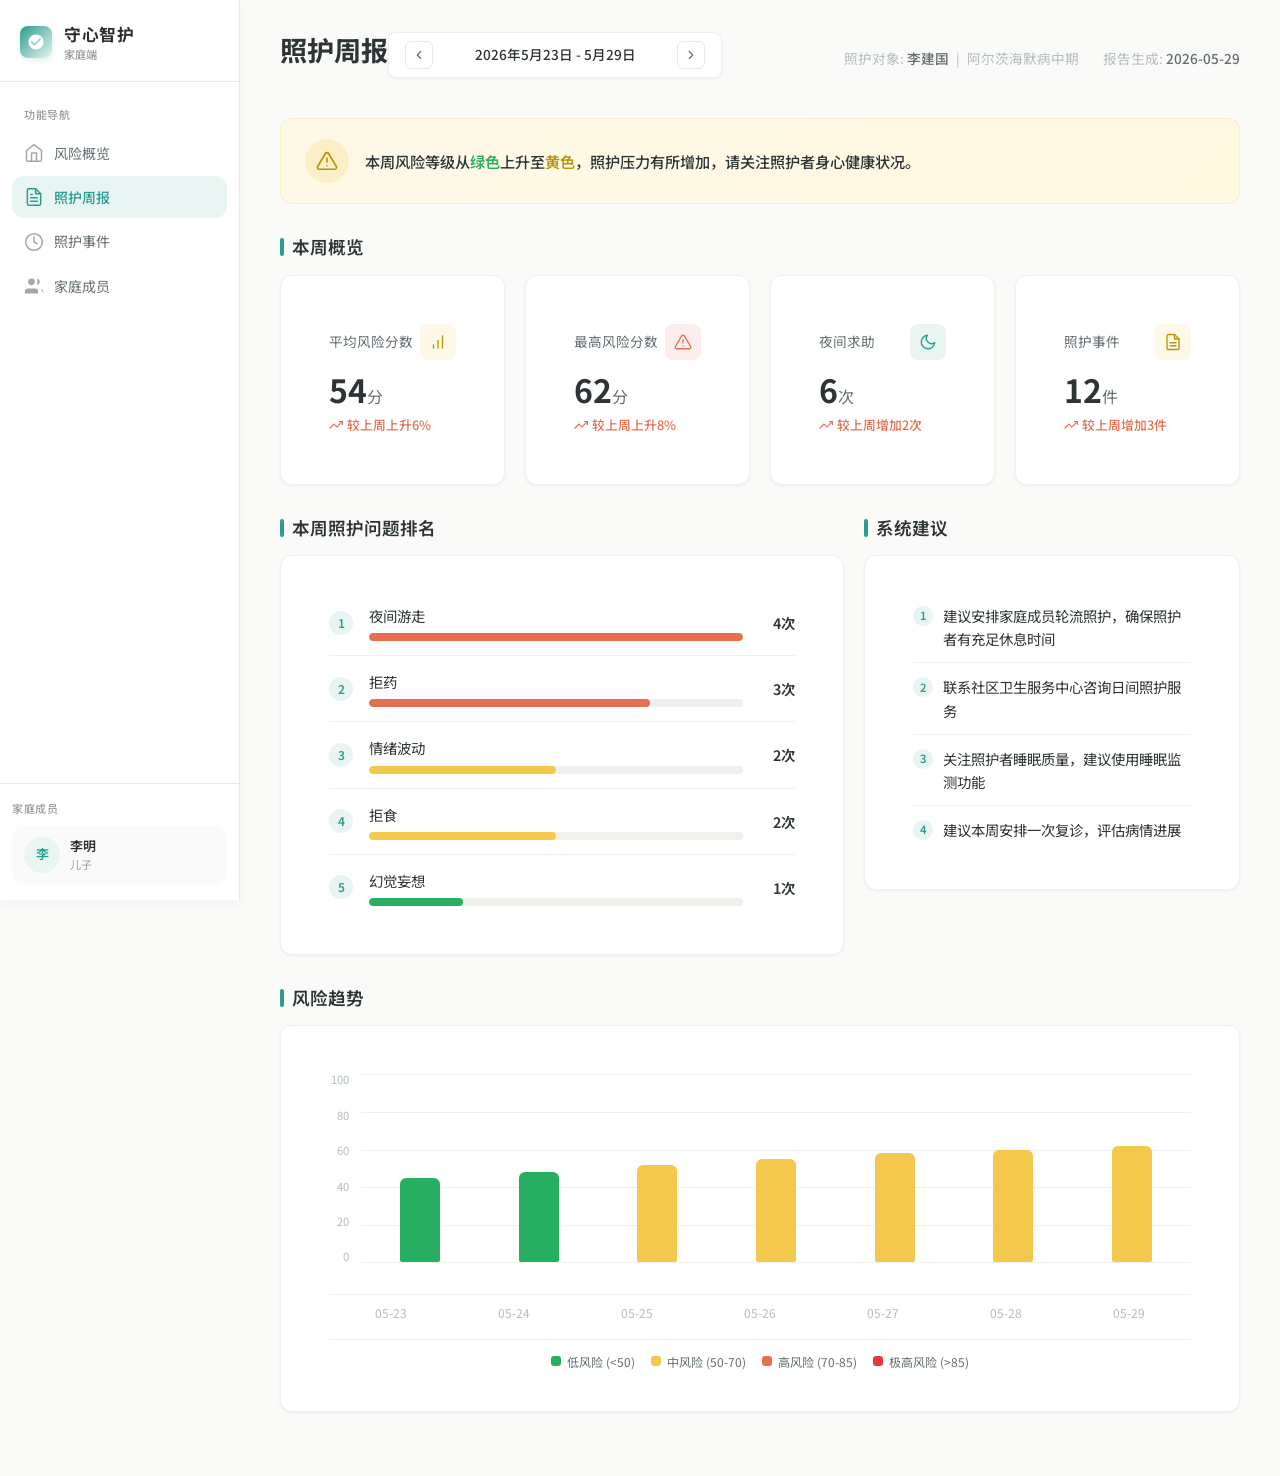
<file: family/weekly.html>
<!DOCTYPE html>
<html lang="zh-CN">
<head>
    <meta charset="UTF-8">
    <meta name="viewport" content="width=device-width, initial-scale=1.0">
    <title>照护周报 - 守心智护 家庭端</title>
    <link href="https://fonts.googleapis.com/css2?family=Noto+Sans+SC:wght@300;400;500;600;700&display=swap" rel="stylesheet">
    <link href="../styles/common.css" rel="stylesheet">
    <style>
        /* ===== CSS Variables ===== */
        :root {
            --color-bg: #FAFAF8;
            --color-white: #FFFFFF;
            --color-primary: #2A9D8F;
            --color-primary-light: #E8F5F3;
            --color-primary-bg: #E8F5F3;
            --color-primary-dark: #1F7A6E;
            --color-text: #2D3436;
            --color-text-secondary: #636E72;
            --color-text-light: #B2BEC3;
            --color-border: #E8E8E4;
            --color-border-light: #F0F0EC;
            --color-risk-green: #27AE60;
            --color-risk-yellow: #F2C94C;
            --color-risk-orange: #E76F51;
            --color-risk-red: #E63946;
            --color-risk-green-bg: #EAFAF1;
            --color-risk-yellow-bg: #FEF9E7;
            --color-risk-orange-bg: #FDEDEC;
            --color-risk-red-bg: #FDEDEC;
            --shadow-sm: 0 1px 3px rgba(0, 0, 0, 0.06);
            --shadow-md: 0 4px 12px rgba(0, 0, 0, 0.08);
            --shadow-lg: 0 8px 24px rgba(0, 0, 0, 0.1);
            --radius-sm: 8px;
            --radius-md: 12px;
            --radius-lg: 16px;
            --sidebar-width: 240px;
            --header-height: 0px;
        }

        /* ===== Reset ===== */
        *,
        *::before,
        *::after {
            margin: 0;
            padding: 0;
            box-sizing: border-box;
        }

        body {
            font-family: 'Noto Sans SC', -apple-system, BlinkMacSystemFont, sans-serif;
            background-color: var(--color-bg);
            color: var(--color-text);
            line-height: 1.6;
            min-height: 100vh;
        }

        /* ===== Layout ===== */
        .app-layout {
            display: flex;
            min-height: 100vh;
        }

        /* Sidebar is unified in common.css */

        /* ===== Main Content ===== */
        .main-content {
            flex: 1;
            margin-left: var(--sidebar-width);
            padding: 32px 40px;
            max-width: 100%;
            overflow-x: hidden;
        }

        /* ===== Page Header ===== */
        .page-header {
            margin-bottom: 32px;
        }

        .page-header-top {
            display: flex;
            align-items: flex-start;
            justify-content: space-between;
            margin-bottom: 8px;
        }

        .page-title {
            font-size: 1.7rem;
            font-weight: 700;
            color: var(--color-text);
        }

        .page-meta {
            display: flex;
            gap: 24px;
            font-size: 0.85rem;
            color: var(--color-text-secondary);
        }

        .page-meta .meta-label {
            color: var(--color-text-light);
        }

        .page-meta .meta-value {
            font-weight: 500;
        }

        /* ===== Section Title ===== */
        .section-title {
            font-size: 1.1rem;
            font-weight: 600;
            color: var(--color-text);
            margin-bottom: 16px;
            display: flex;
            align-items: center;
            gap: 8px;
        }

        .section-title::before {
            content: '';
            display: inline-block;
            width: 4px;
            height: 18px;
            background-color: var(--color-primary);
            border-radius: 2px;
        }

        /* ===== Card ===== */
        .card {
            background-color: var(--color-white);
            border-radius: var(--radius-md);
            box-shadow: var(--shadow-sm);
            border: 1px solid var(--color-border-light);
            transition: box-shadow 0.25s ease, transform 0.25s ease;
        }

        .card:hover {
            box-shadow: var(--shadow-md);
            transform: translateY(-1px);
        }

        .card-body {
            padding: 24px;
        }

        /* ===== Summary Card ===== */
        .summary-card {
            background: linear-gradient(135deg, #FEF9E7 0%, #FFF8E1 100%);
            border: 1px solid #F2C94C33;
            border-radius: var(--radius-md);
            padding: 20px 24px;
            margin-bottom: 32px;
            display: flex;
            align-items: center;
            gap: 16px;
        }

        .summary-icon {
            width: 44px;
            height: 44px;
            border-radius: 50%;
            background-color: rgba(242, 201, 76, 0.2);
            color: #B7950B;
            display: flex;
            align-items: center;
            justify-content: center;
            flex-shrink: 0;
        }

        .summary-icon svg {
            width: 22px;
            height: 22px;
            stroke: currentColor;
            fill: none;
            stroke-width: 1.8;
            stroke-linecap: round;
            stroke-linejoin: round;
        }

        .summary-text {
            font-size: 0.95rem;
            color: var(--color-text);
            font-weight: 500;
            line-height: 1.6;
        }

        /* ===== Week Selector ===== */
        .week-selector {
            display: inline-flex;
            align-items: center;
            gap: 12px;
            background-color: var(--color-white);
            border: 1px solid var(--color-border-light);
            border-radius: var(--radius-sm);
            padding: 8px 16px;
            font-size: 0.85rem;
            color: var(--color-text-secondary);
            box-shadow: var(--shadow-sm);
        }

        .week-selector .week-nav {
            width: 28px;
            height: 28px;
            border-radius: 6px;
            border: 1px solid var(--color-border);
            background: var(--color-white);
            display: flex;
            align-items: center;
            justify-content: center;
            cursor: pointer;
            color: var(--color-text-secondary);
            transition: all 0.2s;
        }

        .week-selector .week-nav:hover {
            background-color: var(--color-primary-light);
            color: var(--color-primary);
            border-color: var(--color-primary);
        }

        .week-selector .week-nav svg {
            width: 14px;
            height: 14px;
            stroke: currentColor;
            fill: none;
            stroke-width: 2;
            stroke-linecap: round;
            stroke-linejoin: round;
        }

        .week-selector .week-text {
            font-weight: 500;
            color: var(--color-text);
            min-width: 220px;
            text-align: center;
        }

        /* ===== Stat Cards Grid ===== */
        .stat-grid {
            display: grid;
            grid-template-columns: repeat(4, 1fr);
            gap: 20px;
            margin-bottom: 32px;
        }

        .stat-card .stat-header {
            display: flex;
            align-items: center;
            justify-content: space-between;
            margin-bottom: 12px;
        }

        .stat-label {
            font-size: 0.85rem;
            color: var(--color-text-secondary);
            font-weight: 400;
        }

        .stat-icon {
            width: 36px;
            height: 36px;
            border-radius: var(--radius-sm);
            display: flex;
            align-items: center;
            justify-content: center;
        }

        .stat-icon svg {
            width: 18px;
            height: 18px;
            stroke: currentColor;
            fill: none;
            stroke-width: 1.8;
            stroke-linecap: round;
            stroke-linejoin: round;
        }

        .stat-value {
            font-size: 2rem;
            font-weight: 700;
            color: var(--color-text);
            line-height: 1.1;
            margin-bottom: 8px;
        }

        .stat-trend {
            display: flex;
            align-items: center;
            gap: 4px;
            font-size: 0.8rem;
            font-weight: 500;
        }

        .stat-trend.up {
            color: var(--color-risk-orange);
        }

        .stat-trend.down {
            color: var(--color-risk-green);
        }

        .stat-trend svg {
            width: 14px;
            height: 14px;
            stroke: currentColor;
            fill: none;
            stroke-width: 2;
        }

        /* Risk badge */
        .risk-badge {
            display: inline-flex;
            align-items: center;
            padding: 4px 12px;
            border-radius: 20px;
            font-size: 0.8rem;
            font-weight: 500;
            gap: 6px;
        }

        .risk-badge.green {
            background-color: var(--color-risk-green-bg);
            color: var(--color-risk-green);
        }

        .risk-badge.yellow {
            background-color: var(--color-risk-yellow-bg);
            color: #B7950B;
        }

        .risk-badge.orange {
            background-color: var(--color-risk-orange-bg);
            color: var(--color-risk-orange);
        }

        .risk-badge.red {
            background-color: var(--color-risk-red-bg);
            color: var(--color-risk-red);
        }

        .risk-badge .badge-dot {
            width: 8px;
            height: 8px;
            border-radius: 50%;
            background-color: currentColor;
        }

        /* ===== Chart Section ===== */
        .chart-section {
            margin-bottom: 32px;
        }

        .chart-container {
            padding: 24px 24px 16px;
        }

        .chart-area {
            display: flex;
            align-items: flex-end;
            gap: 0;
            height: 220px;
            padding-bottom: 32px;
            position: relative;
        }

        .chart-y-axis {
            display: flex;
            flex-direction: column;
            justify-content: space-between;
            height: 188px;
            padding-right: 12px;
            min-width: 32px;
        }

        .chart-y-label {
            font-size: 0.7rem;
            color: var(--color-text-light);
            text-align: right;
            line-height: 1;
        }

        .chart-grid {
            flex: 1;
            position: relative;
            height: 188px;
        }

        .chart-grid-line {
            position: absolute;
            left: 0;
            right: 0;
            height: 1px;
            background-color: var(--color-border-light);
        }

        .chart-bars-wrapper {
            position: absolute;
            bottom: 0;
            left: 0;
            right: 0;
            display: flex;
            align-items: flex-end;
            justify-content: space-around;
            height: 188px;
        }

        .chart-bar-group {
            display: flex;
            flex-direction: column;
            align-items: center;
            flex: 1;
            max-width: 80px;
        }

        .chart-bar {
            width: 40px;
            border-radius: 6px 6px 2px 2px;
            transition: all 0.3s ease;
            cursor: pointer;
            position: relative;
        }

        .chart-bar:hover {
            opacity: 0.85;
            transform: scaleY(1.02);
            transform-origin: bottom;
        }

        .chart-bar-tooltip {
            display: none;
            position: absolute;
            top: -32px;
            left: 50%;
            transform: translateX(-50%);
            background-color: var(--color-text);
            color: var(--color-white);
            padding: 4px 10px;
            border-radius: 4px;
            font-size: 0.75rem;
            font-weight: 500;
            white-space: nowrap;
        }

        .chart-bar:hover .chart-bar-tooltip {
            display: block;
        }

        .chart-bar-tooltip::after {
            content: '';
            position: absolute;
            bottom: -4px;
            left: 50%;
            transform: translateX(-50%);
            width: 0;
            height: 0;
            border-left: 4px solid transparent;
            border-right: 4px solid transparent;
            border-top: 4px solid var(--color-text);
        }

        .chart-x-axis {
            display: flex;
            justify-content: space-around;
            padding-top: 8px;
            border-top: 1px solid var(--color-border-light);
        }

        .chart-x-label {
            font-size: 0.75rem;
            color: var(--color-text-light);
            flex: 1;
            text-align: center;
        }

        .chart-legend {
            display: flex;
            gap: 16px;
            justify-content: center;
            margin-top: 16px;
            padding-top: 12px;
            border-top: 1px solid var(--color-border-light);
        }

        .chart-legend-item {
            display: flex;
            align-items: center;
            gap: 6px;
            font-size: 0.75rem;
            color: var(--color-text-secondary);
        }

        .chart-legend-dot {
            width: 10px;
            height: 10px;
            border-radius: 3px;
        }

        /* ===== Issue List with Bars ===== */
        .issue-list-bar {
            list-style: none;
        }

        .issue-item-bar {
            display: flex;
            align-items: center;
            padding: 14px 0;
            border-bottom: 1px solid var(--color-border-light);
            gap: 16px;
        }

        .issue-item-bar:last-child {
            border-bottom: none;
            padding-bottom: 0;
        }

        .issue-item-bar:first-child {
            padding-top: 0;
        }

        .issue-rank {
            width: 24px;
            height: 24px;
            border-radius: 50%;
            background-color: var(--color-primary-light);
            color: var(--color-primary);
            display: flex;
            align-items: center;
            justify-content: center;
            font-size: 0.75rem;
            font-weight: 600;
            flex-shrink: 0;
        }

        .issue-info-bar {
            flex: 1;
            min-width: 0;
        }

        .issue-name-bar {
            font-size: 0.9rem;
            font-weight: 400;
            color: var(--color-text);
            margin-bottom: 6px;
        }

        .issue-bar-track {
            height: 8px;
            background-color: var(--color-border-light);
            border-radius: 4px;
            overflow: hidden;
        }

        .issue-bar-fill {
            height: 100%;
            border-radius: 4px;
            transition: width 0.6s ease;
        }

        .issue-count-bar {
            font-size: 0.9rem;
            font-weight: 600;
            color: var(--color-text);
            flex-shrink: 0;
            min-width: 36px;
            text-align: right;
        }

        /* ===== Suggestion List ===== */
        .suggestion-list {
            list-style: none;
            display: flex;
            flex-direction: column;
            gap: 0;
        }

        .suggestion-item {
            display: flex;
            align-items: flex-start;
            gap: 10px;
            padding: 12px 0;
            border-bottom: 1px solid var(--color-border-light);
            font-size: 0.9rem;
            color: var(--color-text);
            line-height: 1.6;
        }

        .suggestion-item:last-child {
            border-bottom: none;
            padding-bottom: 0;
        }

        .suggestion-item:first-child {
            padding-top: 0;
        }

        .suggestion-marker {
            width: 20px;
            height: 20px;
            border-radius: 50%;
            background-color: var(--color-primary-light);
            color: var(--color-primary);
            display: flex;
            align-items: center;
            justify-content: center;
            font-size: 0.7rem;
            font-weight: 600;
            flex-shrink: 0;
            margin-top: 2px;
        }

        /* ===== Two Column Layout ===== */
        .two-col-grid {
            display: grid;
            grid-template-columns: 6fr 4fr;
            gap: 20px;
            margin-bottom: 32px;
        }

        /* ===== Responsive ===== */
        @media (max-width: 1200px) {
            .stat-grid {
                grid-template-columns: repeat(2, 1fr);
            }

            .two-col-grid {
                grid-template-columns: 1fr;
            }
        }

        @media (max-width: 768px) {
            .sidebar {
                display: none;
            }

            .main-content {
                margin-left: 0;
                padding: 20px 16px;
            }

            .stat-grid {
                grid-template-columns: 1fr;
            }
        }
    </style>
</head>
<body>
    <div class="app-layout">
        <!-- Sidebar -->
        <aside class="sidebar sidebar--fixed">
            <div class="sidebar-header">
                <a href="../index.html" class="sidebar-logo">
                    <div class="sidebar-logo-icon">
                        <svg viewBox="0 0 24 24"><path d="M12 2C6.48 2 2 6.48 2 12s4.48 10 10 10 10-4.48 10-10S17.52 2 12 2zm-2 15l-5-5 1.41-1.41L10 14.17l7.59-7.59L19 8l-9 9z"/></svg>
                    </div>
                    <div class="sidebar-logo-text">
                        <span class="logo-title">守心智护</span>
                        <span class="logo-subtitle">家庭端</span>
                    </div>
                </a>
            </div>

            <nav class="sidebar-nav">
                <div class="nav-label">功能导航</div>
                <a class="sidebar-link" href="index.html">
                    <svg viewBox="0 0 24 24" fill="none" stroke="currentColor" stroke-width="1.8" stroke-linecap="round" stroke-linejoin="round"><path d="M3 9l9-7 9 7v11a2 2 0 0 1-2 2H5a2 2 0 0 1-2-2z"/><polyline points="9 22 9 12 15 12 15 22"/></svg>
                    风险概览
                </a>
                <a class="sidebar-link active" href="weekly.html">
                    <svg viewBox="0 0 24 24" fill="none" stroke="currentColor" stroke-width="1.8" stroke-linecap="round" stroke-linejoin="round"><path d="M14 2H6a2 2 0 0 0-2 2v16a2 2 0 0 0 2 2h12a2 2 0 0 0 2-2V8z"/><polyline points="14 2 14 8 20 8"/><line x1="16" y1="13" x2="8" y2="13"/><line x1="16" y1="17" x2="8" y2="17"/><polyline points="10 9 9 9 8 9"/></svg>
                    照护周报
                </a>
                <a class="sidebar-link" href="events.html">
                    <svg viewBox="0 0 24 24" fill="none" stroke="currentColor" stroke-width="1.8" stroke-linecap="round" stroke-linejoin="round"><circle cx="12" cy="12" r="10"/><polyline points="12 6 12 12 16 14"/></svg>
                    照护事件
                </a>
                <a class="sidebar-link" href="members.html">
                    <svg viewBox="0 0 24 24" fill="currentColor"><path d="M17 21v-2a4 4 0 0 0-4-4H5a4 4 0 0 0-4 4v2"/><circle cx="9" cy="7" r="4"/><path d="M23 21v-2a4 4 0 0 0-3-3.87"/><path d="M16 3.13a4 4 0 0 1 0 7.75"/></svg>
                    家庭成员
                </a>
            </nav>

            <div class="sidebar-footer">
                <div class="nav-label" style="padding: 0 0 8px;">家庭成员</div>
                <div class="sidebar-user">
                    <div class="sidebar-avatar">李</div>
                    <div class="sidebar-user-info">
                        <div class="sidebar-user-name">李明</div>
                        <div class="sidebar-user-role">儿子</div>
                    </div>
                </div>
            </div>
        </aside>

        <!-- Main Content -->
        <main class="main-content">
            <!-- Page Header -->
            <div class="page-header">
                <div class="page-header-top">
                    <h2 class="page-title">照护周报</h2>
                    <div class="week-selector">
                        <button class="week-nav" onclick="changeWeek(-1)">
                            <svg viewBox="0 0 24 24"><polyline points="15 18 9 12 15 6"/></svg>
                        </button>
                        <span class="week-text" id="weekText">2026年5月23日 - 5月29日</span>
                        <button class="week-nav" onclick="changeWeek(1)">
                            <svg viewBox="0 0 24 24"><polyline points="9 18 15 12 9 6"/></svg>
                        </button>
                    </div>
                </div>
                <div class="page-meta">
                    <span>
                        <span class="meta-label">照护对象:</span>
                        <span class="meta-value">李建国</span>
                        <span class="meta-label" style="margin-left: 4px;">|</span>
                        <span class="meta-label" style="margin-left: 4px;">阿尔茨海默病中期</span>
                    </span>
                    <span>
                        <span class="meta-label">报告生成:</span>
                        <span class="meta-value">2026-05-29</span>
                    </span>
                </div>
            </div>

            <!-- Summary Card -->
            <div class="summary-card">
                <div class="summary-icon">
                    <svg viewBox="0 0 24 24"><path d="M10.29 3.86L1.82 18a2 2 0 0 0 1.71 3h16.94a2 2 0 0 0 1.71-3L13.71 3.86a2 2 0 0 0-3.42 0z"/><line x1="12" y1="9" x2="12" y2="13"/><line x1="12" y1="17" x2="12.01" y2="17"/></svg>
                </div>
                <div class="summary-text">
                    本周风险等级从<span style="color: var(--color-risk-green); font-weight: 600;">绿色</span>上升至<span style="color: #B7950B; font-weight: 600;">黄色</span>，照护压力有所增加，请关注照护者身心健康状况。
                </div>
            </div>

            <!-- Section: Weekly Overview Stats -->
            <h3 class="section-title">本周概览</h3>
            <div class="stat-grid">
                <div class="card stat-card">
                    <div class="card-body">
                        <div class="stat-header">
                            <span class="stat-label">平均风险分数</span>
                            <div class="stat-icon" style="background-color: var(--color-risk-yellow-bg); color: #B7950B;">
                                <svg viewBox="0 0 24 24"><line x1="12" y1="20" x2="12" y2="10"/><line x1="18" y1="20" x2="18" y2="4"/><line x1="6" y1="20" x2="6" y2="16"/></svg>
                            </div>
                        </div>
                        <div class="stat-value">54<span style="font-size: 1rem; font-weight: 400; color: var(--color-text-secondary);">分</span></div>
                        <div class="stat-trend up">
                            <svg viewBox="0 0 24 24"><polyline points="23 6 13.5 15.5 8.5 10.5 1 18"/><polyline points="17 6 23 6 23 12"/></svg>
                            较上周上升6%
                        </div>
                    </div>
                </div>

                <div class="card stat-card">
                    <div class="card-body">
                        <div class="stat-header">
                            <span class="stat-label">最高风险分数</span>
                            <div class="stat-icon" style="background-color: var(--color-risk-orange-bg); color: var(--color-risk-orange);">
                                <svg viewBox="0 0 24 24"><path d="M10.29 3.86L1.82 18a2 2 0 0 0 1.71 3h16.94a2 2 0 0 0 1.71-3L13.71 3.86a2 2 0 0 0-3.42 0z"/><line x1="12" y1="9" x2="12" y2="13"/><line x1="12" y1="17" x2="12.01" y2="17"/></svg>
                            </div>
                        </div>
                        <div class="stat-value">62<span style="font-size: 1rem; font-weight: 400; color: var(--color-text-secondary);">分</span></div>
                        <div class="stat-trend up">
                            <svg viewBox="0 0 24 24"><polyline points="23 6 13.5 15.5 8.5 10.5 1 18"/><polyline points="17 6 23 6 23 12"/></svg>
                            较上周上升8%
                        </div>
                    </div>
                </div>

                <div class="card stat-card">
                    <div class="card-body">
                        <div class="stat-header">
                            <span class="stat-label">夜间求助</span>
                            <div class="stat-icon" style="background-color: var(--color-primary-light); color: var(--color-primary);">
                                <svg viewBox="0 0 24 24"><path d="M21 12.79A9 9 0 1 1 11.21 3 7 7 0 0 0 21 12.79z"/></svg>
                            </div>
                        </div>
                        <div class="stat-value">6<span style="font-size: 1rem; font-weight: 400; color: var(--color-text-secondary);">次</span></div>
                        <div class="stat-trend up">
                            <svg viewBox="0 0 24 24"><polyline points="23 6 13.5 15.5 8.5 10.5 1 18"/><polyline points="17 6 23 6 23 12"/></svg>
                            较上周增加2次
                        </div>
                    </div>
                </div>

                <div class="card stat-card">
                    <div class="card-body">
                        <div class="stat-header">
                            <span class="stat-label">照护事件</span>
                            <div class="stat-icon" style="background-color: var(--color-risk-yellow-bg); color: #B7950B;">
                                <svg viewBox="0 0 24 24"><path d="M14 2H6a2 2 0 0 0-2 2v16a2 2 0 0 0 2 2h12a2 2 0 0 0 2-2V8z"/><polyline points="14 2 14 8 20 8"/><line x1="16" y1="13" x2="8" y2="13"/><line x1="16" y1="17" x2="8" y2="17"/></svg>
                            </div>
                        </div>
                        <div class="stat-value">12<span style="font-size: 1rem; font-weight: 400; color: var(--color-text-secondary);">件</span></div>
                        <div class="stat-trend up">
                            <svg viewBox="0 0 24 24"><polyline points="23 6 13.5 15.5 8.5 10.5 1 18"/><polyline points="17 6 23 6 23 12"/></svg>
                            较上周增加3件
                        </div>
                    </div>
                </div>
            </div>

            <!-- Two Column: Issue Ranking + Suggestions -->
            <div class="two-col-grid">
                <!-- Left: Issue Ranking -->
                <div>
                    <h3 class="section-title">本周照护问题排名</h3>
                    <div class="card">
                        <div class="card-body">
                            <ul class="issue-list-bar" id="issueRankList"></ul>
                        </div>
                    </div>
                </div>

                <!-- Right: System Suggestions -->
                <div>
                    <h3 class="section-title">系统建议</h3>
                    <div class="card">
                        <div class="card-body">
                            <ul class="suggestion-list" id="suggestionList"></ul>
                        </div>
                    </div>
                </div>
            </div>

            <!-- Section: Risk Trend Chart -->
            <div class="chart-section">
                <h3 class="section-title">风险趋势</h3>
                <div class="card">
                    <div class="chart-container">
                        <div class="chart-area">
                            <div class="chart-y-axis">
                                <span class="chart-y-label">100</span>
                                <span class="chart-y-label">80</span>
                                <span class="chart-y-label">60</span>
                                <span class="chart-y-label">40</span>
                                <span class="chart-y-label">20</span>
                                <span class="chart-y-label">0</span>
                            </div>
                            <div class="chart-grid">
                                <div class="chart-grid-line" style="top: 0%;"></div>
                                <div class="chart-grid-line" style="top: 20%;"></div>
                                <div class="chart-grid-line" style="top: 40%;"></div>
                                <div class="chart-grid-line" style="top: 60%;"></div>
                                <div class="chart-grid-line" style="top: 80%;"></div>
                                <div class="chart-grid-line" style="top: 100%;"></div>
                                <div class="chart-bars-wrapper" id="chartBars"></div>
                            </div>
                        </div>
                        <div class="chart-x-axis" id="chartXAxis"></div>
                        <div class="chart-legend">
                            <div class="chart-legend-item">
                                <span class="chart-legend-dot" style="background-color: var(--color-risk-green);"></span>
                                低风险 (&lt;50)
                            </div>
                            <div class="chart-legend-item">
                                <span class="chart-legend-dot" style="background-color: var(--color-risk-yellow);"></span>
                                中风险 (50-70)
                            </div>
                            <div class="chart-legend-item">
                                <span class="chart-legend-dot" style="background-color: var(--color-risk-orange);"></span>
                                高风险 (70-85)
                            </div>
                            <div class="chart-legend-item">
                                <span class="chart-legend-dot" style="background-color: var(--color-risk-red);"></span>
                                极高风险 (&gt;85)
                            </div>
                        </div>
                    </div>
                </div>
            </div>
        </main>
    </div>

    <script>
        // ===== Mock Data =====

        // Chart data (7-day)
        var chartData = [
            { date: '05-23', score: 45 },
            { date: '05-24', score: 48 },
            { date: '05-25', score: 52 },
            { date: '05-26', score: 55 },
            { date: '05-27', score: 58 },
            { date: '05-28', score: 60 },
            { date: '05-29', score: 62 }
        ];

        // Issue ranking data
        var issueRankData = [
            { name: '夜间游走', count: 4, color: 'var(--color-risk-orange)' },
            { name: '拒药', count: 3, color: 'var(--color-risk-orange)' },
            { name: '情绪波动', count: 2, color: 'var(--color-risk-yellow)' },
            { name: '拒食', count: 2, color: 'var(--color-risk-yellow)' },
            { name: '幻觉妄想', count: 1, color: 'var(--color-risk-green)' }
        ];

        // Suggestions data
        var suggestions = [
            '建议安排家庭成员轮流照护，确保照护者有充足休息时间',
            '联系社区卫生服务中心咨询日间照护服务',
            '关注照护者睡眠质量，建议使用睡眠监测功能',
            '建议本周安排一次复诊，评估病情进展'
        ];

        // Week data
        var weekData = [
            { start: '2026年5月16日', end: '5月22日' },
            { start: '2026年5月23日', end: '5月29日' },
            { start: '2026年5月30日', end: '6月5日' }
        ];
        var currentWeekIndex = 1;

        // ===== Render Functions =====

        function getRiskColor(score) {
            if (score < 50) return 'var(--color-risk-green)';
            if (score < 70) return 'var(--color-risk-yellow)';
            if (score < 85) return 'var(--color-risk-orange)';
            return 'var(--color-risk-red)';
        }

        function changeWeek(direction) {
            var newIndex = currentWeekIndex + direction;
            if (newIndex < 0 || newIndex >= weekData.length) return;
            currentWeekIndex = newIndex;
            var w = weekData[currentWeekIndex];
            document.getElementById('weekText').textContent = w.start + ' - ' + w.end;
        }

        function renderChart() {
            var barsContainer = document.getElementById('chartBars');
            var xAxisContainer = document.getElementById('chartXAxis');
            var maxScore = 100;
            var maxHeight = 188;

            chartData.forEach(function(item) {
                var barGroup = document.createElement('div');
                barGroup.className = 'chart-bar-group';

                var bar = document.createElement('div');
                bar.className = 'chart-bar';
                var height = (item.score / maxScore) * maxHeight;
                bar.style.height = height + 'px';
                bar.style.backgroundColor = getRiskColor(item.score);

                var tooltip = document.createElement('div');
                tooltip.className = 'chart-bar-tooltip';
                tooltip.textContent = item.score + '分';
                bar.appendChild(tooltip);

                barGroup.appendChild(bar);
                barsContainer.appendChild(barGroup);

                var label = document.createElement('span');
                label.className = 'chart-x-label';
                label.textContent = item.date;
                xAxisContainer.appendChild(label);
            });
        }

        function renderIssueRanking() {
            var list = document.getElementById('issueRankList');
            var maxCount = issueRankData[0].count;

            issueRankData.forEach(function(issue, index) {
                var li = document.createElement('li');
                li.className = 'issue-item-bar';

                var rank = document.createElement('span');
                rank.className = 'issue-rank';
                rank.textContent = index + 1;

                var info = document.createElement('div');
                info.className = 'issue-info-bar';

                var name = document.createElement('div');
                name.className = 'issue-name-bar';
                name.textContent = issue.name;

                var barTrack = document.createElement('div');
                barTrack.className = 'issue-bar-track';

                var barFill = document.createElement('div');
                barFill.className = 'issue-bar-fill';
                barFill.style.width = ((issue.count / maxCount) * 100) + '%';
                barFill.style.backgroundColor = issue.color;

                barTrack.appendChild(barFill);
                info.appendChild(name);
                info.appendChild(barTrack);

                var count = document.createElement('span');
                count.className = 'issue-count-bar';
                count.textContent = issue.count + '次';

                li.appendChild(rank);
                li.appendChild(info);
                li.appendChild(count);
                list.appendChild(li);
            });
        }

        function renderSuggestions() {
            var list = document.getElementById('suggestionList');
            suggestions.forEach(function(text, index) {
                var li = document.createElement('li');
                li.className = 'suggestion-item';

                var marker = document.createElement('span');
                marker.className = 'suggestion-marker';
                marker.textContent = index + 1;

                var content = document.createElement('span');
                content.textContent = text;

                li.appendChild(marker);
                li.appendChild(content);
                list.appendChild(li);
            });
        }

        // ===== Initialize =====
        document.addEventListener('DOMContentLoaded', function() {
            renderChart();
            renderIssueRanking();
            renderSuggestions();
        });
    </script>
</body>
</html>
</file>
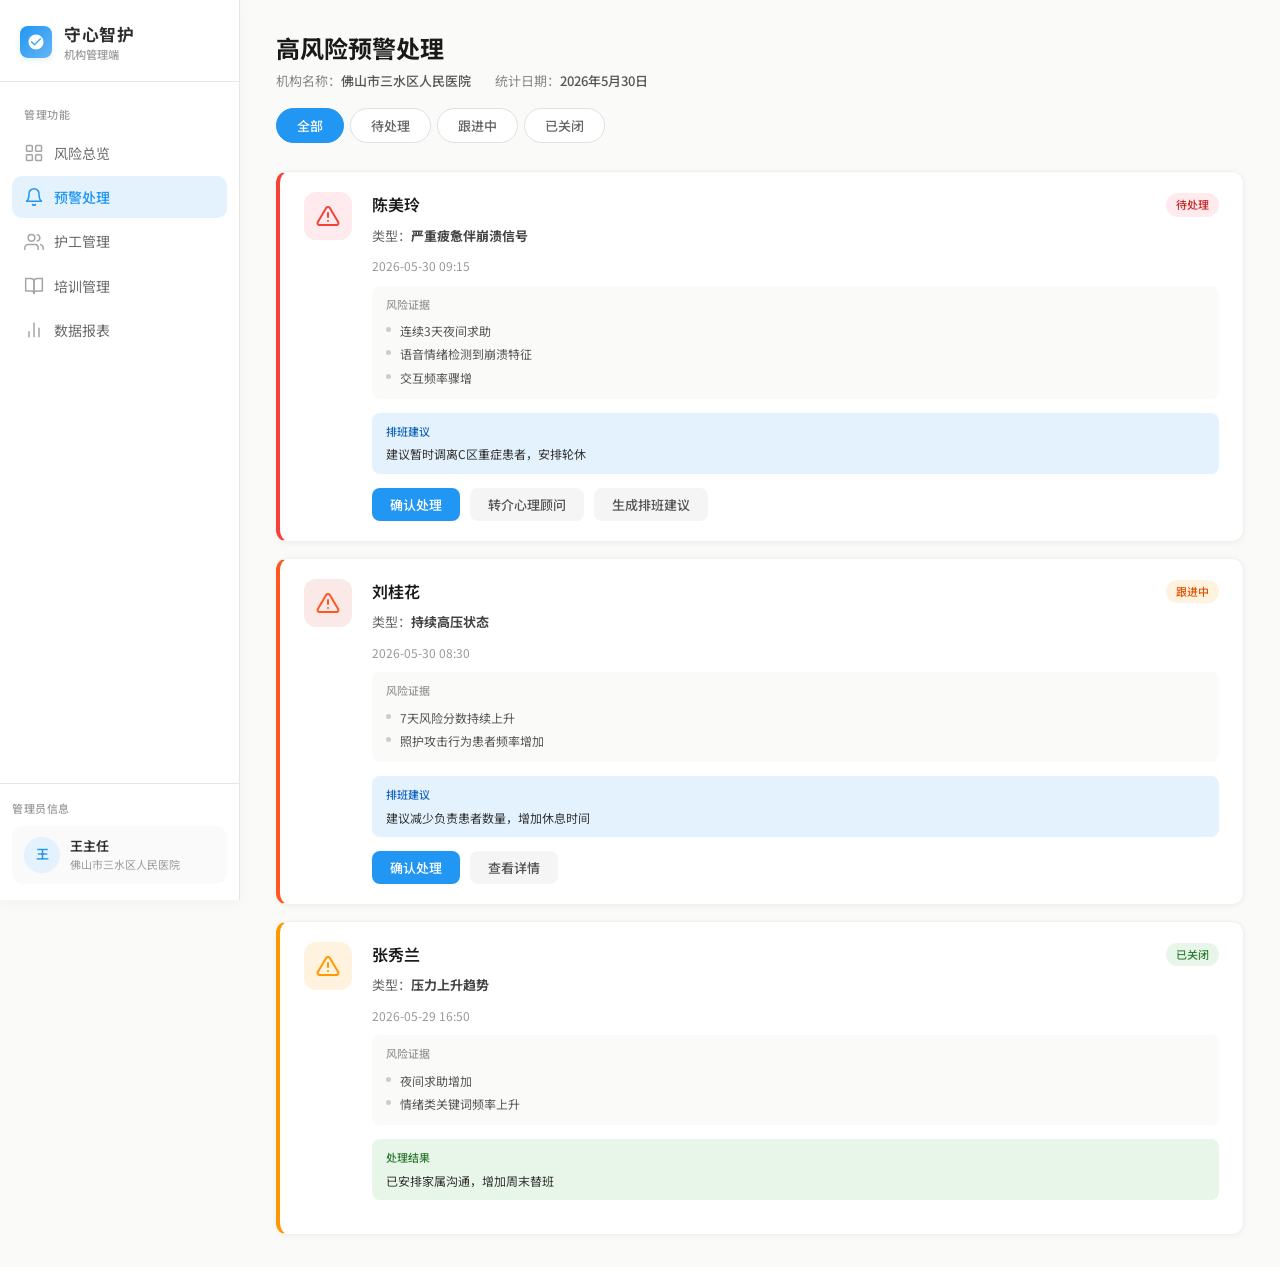
<file: institution/alerts.html>
<!DOCTYPE html>
<html lang="zh-CN">
<head>
<meta charset="UTF-8">
<meta name="viewport" content="width=device-width, initial-scale=1.0">
<title>预警处理 - 守心智护 机构端</title>
<link href="https://fonts.googleapis.com/css2?family=Noto+Sans+SC:wght@300;400;500;700&display=swap" rel="stylesheet">
<link rel="stylesheet" href="../styles/common.css">
<style>
  :root {
    --color-primary: #2196F3;
    --color-primary-light: #64B5F6;
    --color-primary-dark: #1976D2;
    --color-primary-bg: #E3F2FD;
  }

  *, *::before, *::after {
    margin: 0;
    padding: 0;
    box-sizing: border-box;
  }

  body {
    font-family: 'Noto Sans SC', sans-serif;
    background: #FAFAF8;
    color: #333;
    display: flex;
    min-height: 100vh;
  }

  /* Sidebar is unified in common.css */

  /* ===== Main Content ===== */
  .main {
    margin-left: 240px;
    flex: 1;
    padding: 32px 36px;
    min-height: 100vh;
  }

  .page-header {
    display: block;
    margin-bottom: 28px;
  }

  .page-header .header-top {
    display: flex;
    align-items: flex-start;
    justify-content: space-between;
    width: 100%;
  }

  .page-header h1 {
    font-size: 24px;
    font-weight: 700;
    color: #1a1a1a;
    margin-bottom: 8px;
  }

  .page-header .header-meta {
    display: flex;
    gap: 24px;
    margin-top: 4px;
  }

  .page-header .meta-item {
    font-size: 13px;
    color: #888;
  }

  .page-header .meta-item span {
    color: #555;
    font-weight: 500;
  }

  /* Filter Tabs */
  .filter-tabs {
    display: flex;
    gap: 6px;
    margin-top: 16px;
  }

  .filter-tab {
    padding: 7px 20px;
    border-radius: 20px;
    border: 1px solid #E0E0E0;
    background: #fff;
    color: #666;
    font-size: 13px;
    font-family: 'Noto Sans SC', sans-serif;
    cursor: pointer;
    transition: all 0.2s ease;
    font-weight: 500;
  }

  .filter-tab:hover {
    border-color: #2196F3;
    color: #2196F3;
  }

  .filter-tab.active {
    background: #2196F3;
    color: #fff;
    border-color: #2196F3;
  }

  /* Section Card */
  .section-card {
    background: #fff;
    border-radius: 14px;
    padding: 24px 28px;
    box-shadow: 0 1px 6px rgba(0,0,0,0.05);
    border: 1px solid #F0F0EC;
    margin-bottom: 24px;
  }

  .section-card .section-title {
    font-size: 17px;
    font-weight: 600;
    color: #1a1a1a;
    margin-bottom: 20px;
    padding-bottom: 14px;
    border-bottom: 1px solid #F5F5F3;
  }

  /* Alert Cards */
  .alert-cards {
    display: flex;
    flex-direction: column;
    gap: 16px;
  }

  .alert-card {
    background: #fff;
    border: 1px solid #F0F0EC;
    border-radius: 12px;
    padding: 20px 24px;
    display: flex;
    gap: 20px;
    transition: box-shadow 0.2s ease;
    box-shadow: 0 1px 6px rgba(0,0,0,0.05);
  }

  .alert-card:hover {
    box-shadow: 0 4px 16px rgba(0,0,0,0.08);
  }

  .alert-card.level-red {
    border-left: 4px solid #F44336;
  }

  .alert-card.level-orange {
    border-left: 4px solid #FF5722;
  }

  .alert-card.level-yellow {
    border-left: 4px solid #FF9800;
  }

  .alert-indicator {
    width: 48px;
    height: 48px;
    border-radius: 12px;
    display: flex;
    align-items: center;
    justify-content: center;
    flex-shrink: 0;
  }

  .alert-indicator.red {
    background: #FFEBEE;
  }

  .alert-indicator.orange {
    background: #FBE9E7;
  }

  .alert-indicator.yellow {
    background: #FFF3E0;
  }

  .alert-indicator svg {
    width: 24px;
    height: 24px;
    stroke-width: 2;
    fill: none;
  }

  .alert-indicator.red svg { stroke: #F44336; }
  .alert-indicator.orange svg { stroke: #FF5722; }
  .alert-indicator.yellow svg { stroke: #FF9800; }

  .alert-body {
    flex: 1;
  }

  .alert-header {
    display: flex;
    align-items: center;
    justify-content: space-between;
    margin-bottom: 8px;
  }

  .alert-header .alert-name {
    font-size: 16px;
    font-weight: 600;
    color: #1a1a1a;
  }

  .alert-status {
    padding: 3px 10px;
    border-radius: 20px;
    font-size: 11px;
    font-weight: 500;
  }

  .alert-status.pending {
    background: #FFEBEE;
    color: #C62828;
  }

  .alert-status.following {
    background: #FFF3E0;
    color: #E65100;
  }

  .alert-status.closed {
    background: #E8F5E9;
    color: #2E7D32;
  }

  .alert-type {
    font-size: 13px;
    color: #666;
    margin-bottom: 10px;
  }

  .alert-type strong {
    color: #444;
  }

  .alert-time {
    font-size: 12px;
    color: #999;
    margin-bottom: 10px;
  }

  .alert-evidence {
    background: #FAFAF8;
    border-radius: 8px;
    padding: 10px 14px;
    margin-bottom: 14px;
  }

  .alert-evidence .evi-label {
    font-size: 11px;
    color: #999;
    margin-bottom: 6px;
    font-weight: 500;
  }

  .alert-evidence ul {
    list-style: none;
    padding: 0;
  }

  .alert-evidence li {
    font-size: 12px;
    color: #555;
    padding: 2px 0;
    padding-left: 14px;
    position: relative;
  }

  .alert-evidence li::before {
    content: '';
    position: absolute;
    left: 0;
    top: 8px;
    width: 5px;
    height: 5px;
    border-radius: 50%;
    background: #ccc;
  }

  .alert-suggestion {
    background: #E3F2FD;
    border-radius: 8px;
    padding: 10px 14px;
    margin-bottom: 14px;
  }

  .alert-suggestion .sug-label {
    font-size: 11px;
    color: #1565C0;
    margin-bottom: 4px;
    font-weight: 500;
  }

  .alert-suggestion .sug-text {
    font-size: 12px;
    color: #333;
  }

  .alert-result {
    background: #E8F5E9;
    border-radius: 8px;
    padding: 10px 14px;
    margin-bottom: 14px;
  }

  .alert-result .res-label {
    font-size: 11px;
    color: #2E7D32;
    margin-bottom: 4px;
    font-weight: 500;
  }

  .alert-result .res-text {
    font-size: 12px;
    color: #333;
  }

  .alert-actions {
    display: flex;
    gap: 10px;
  }

  .btn-action {
    padding: 7px 18px;
    border-radius: 8px;
    border: none;
    cursor: pointer;
    font-size: 13px;
    font-family: 'Noto Sans SC', sans-serif;
    font-weight: 500;
    transition: all 0.2s ease;
  }

  .btn-action.primary {
    background: #2196F3;
    color: #fff;
  }

  .btn-action.primary:hover {
    background: #1976D2;
    box-shadow: 0 2px 8px rgba(33,150,243,0.3);
  }

  .btn-action.secondary {
    background: #F5F5F5;
    color: #555;
  }

  .btn-action.secondary:hover {
    background: #EEEEEE;
  }

  .btn {
    padding: 8px 18px;
    border-radius: 8px;
    border: none;
    cursor: pointer;
    font-size: 13px;
    font-family: 'Noto Sans SC', sans-serif;
    font-weight: 500;
    transition: all 0.2s ease;
  }

  .btn-primary {
    background: #2196F3;
    color: #fff;
  }

  .btn-primary:hover {
    background: #1976D2;
    box-shadow: 0 2px 8px rgba(33,150,243,0.3);
  }

  .btn-outline {
    background: #fff;
    color: #666;
    border: 1px solid #ddd;
  }

  .btn-outline:hover {
    border-color: #2196F3;
    color: #2196F3;
  }

  /* Responsive */
  @media (max-width: 768px) {
    .sidebar { display: none; }
    .main { margin-left: 0; padding: 20px 16px; }
    .alert-card { flex-direction: column; }
  }
</style>
</head>
<body>

<!-- Sidebar -->
<aside class="sidebar sidebar--fixed">
  <div class="sidebar-header">
    <a href="../index.html" class="sidebar-logo">
      <div class="sidebar-logo-icon">
        <svg viewBox="0 0 24 24"><path d="M12 2C6.48 2 2 6.48 2 12s4.48 10 10 10 10-4.48 10-10S17.52 2 12 2zm-2 15l-5-5 1.41-1.41L10 14.17l7.59-7.59L19 8l-9 9z"/></svg>
      </div>
      <div class="sidebar-logo-text">
        <span class="logo-title">守心智护</span>
        <span class="logo-subtitle">机构管理端</span>
      </div>
    </a>
  </div>

  <nav class="sidebar-nav">
    <div class="nav-label">管理功能</div>
    <a href="index.html" class="sidebar-link" data-page="risk-overview">
      <svg viewBox="0 0 24 24" fill="none" stroke="currentColor" stroke-width="1.8" stroke-linecap="round" stroke-linejoin="round"><rect x="3" y="3" width="7" height="7" rx="1"/><rect x="14" y="3" width="7" height="7" rx="1"/><rect x="3" y="14" width="7" height="7" rx="1"/><rect x="14" y="14" width="7" height="7" rx="1"/></svg>
      风险总览
    </a>
    <a href="alerts.html" class="sidebar-link active" data-page="alert-handling">
      <svg viewBox="0 0 24 24" fill="none" stroke="currentColor" stroke-width="1.8" stroke-linecap="round" stroke-linejoin="round"><path d="M18 8A6 6 0 0 0 6 8c0 7-3 9-3 9h18s-3-2-3-9"/><path d="M13.73 21a2 2 0 0 1-3.46 0"/></svg>
      预警处理
    </a>
    <a href="caregivers.html" class="sidebar-link" data-page="caregiver-mgmt">
      <svg viewBox="0 0 24 24" fill="none" stroke="currentColor" stroke-width="1.8" stroke-linecap="round" stroke-linejoin="round"><path d="M17 21v-2a4 4 0 0 0-4-4H5a4 4 0 0 0-4 4v2"/><circle cx="9" cy="7" r="4"/><path d="M23 21v-2a4 4 0 0 0-3-3.87"/><path d="M16 3.13a4 4 0 0 1 0 7.75"/></svg>
      护工管理
    </a>
    <a href="training.html" class="sidebar-link" data-page="training">
      <svg viewBox="0 0 24 24" fill="none" stroke="currentColor" stroke-width="1.8" stroke-linecap="round" stroke-linejoin="round"><path d="M2 3h6a4 4 0 0 1 4 4v14a3 3 0 0 0-3-3H2z"/><path d="M22 3h-6a4 4 0 0 0-4 4v14a3 3 0 0 1 3-3h7z"/></svg>
      培训管理
    </a>
    <a href="reports.html" class="sidebar-link" data-page="reports">
      <svg viewBox="0 0 24 24" fill="none" stroke="currentColor" stroke-width="1.8" stroke-linecap="round" stroke-linejoin="round"><line x1="18" y1="20" x2="18" y2="10"/><line x1="12" y1="20" x2="12" y2="4"/><line x1="6" y1="20" x2="6" y2="14"/></svg>
      数据报表
    </a>
  </nav>

  <div class="sidebar-footer">
    <div class="nav-label" style="padding: 0 0 8px;">管理员信息</div>
    <div class="sidebar-user">
      <div class="sidebar-avatar">王</div>
      <div class="sidebar-user-info">
        <div class="sidebar-user-name">王主任</div>
        <div class="sidebar-user-role">佛山市三水区人民医院</div>
      </div>
    </div>
  </div>
</aside>

<!-- Main Content -->
<main class="main">
  <div class="page-header">
    <div class="header-top">
      <div>
        <h1>高风险预警处理</h1>
        <div class="header-meta">
          <div class="meta-item">机构名称：<span>佛山市三水区人民医院</span></div>
          <div class="meta-item">统计日期：<span>2026年5月30日</span></div>
        </div>
      </div>
    </div>
    <div class="filter-tabs" id="filterTabs">
      <button class="filter-tab active" data-filter="all">全部</button>
      <button class="filter-tab" data-filter="pending">待处理</button>
      <button class="filter-tab" data-filter="following">跟进中</button>
      <button class="filter-tab" data-filter="closed">已关闭</button>
    </div>
  </div>

  <div class="alert-cards" id="alertCards"></div>
</main>

<script src="../js/common.js"></script>
<script>
  const alerts = [
    {
      level: 'red',
      name: '陈美玲',
      type: '严重疲惫伴崩溃信号',
      time: '2026-05-30 09:15',
      status: '待处理',
      statusClass: 'pending',
      filterKey: 'pending',
      evidence: [
        '连续3天夜间求助',
        '语音情绪检测到崩溃特征',
        '交互频率骤增'
      ],
      suggestion: '建议暂时调离C区重症患者，安排轮休',
      buttons: [
        { label: '确认处理', cls: 'primary', action: "showToast('已确认处理，正在安排跟进护理主管与心理咨询师...', 'success')" },
        { label: '转介心理顾问', cls: 'secondary', action: "showToast('已成功转介至院区心理咨询顾问...', 'success')" },
        { label: '生成排班建议', cls: 'secondary', action: "showToast('正在根据病区压力生成智能化排班建议表...', 'info')" }
      ]
    },
    {
      level: 'orange',
      name: '刘桂花',
      type: '持续高压状态',
      time: '2026-05-30 08:30',
      status: '跟进中',
      statusClass: 'following',
      filterKey: 'following',
      evidence: [
        '7天风险分数持续上升',
        '照护攻击行为患者频率增加'
      ],
      suggestion: '建议减少负责患者数量，增加休息时间',
      buttons: [
        { label: '确认处理', cls: 'primary', action: "showToast('已确认处理，压力缓解措施已备案...', 'success')" },
        { label: '查看详情', cls: 'secondary', action: "showToast('正在调阅患者及护理风险评估详情...', 'info')" }
      ]
    },
    {
      level: 'yellow',
      name: '张秀兰',
      type: '压力上升趋势',
      time: '2026-05-29 16:50',
      status: '已关闭',
      statusClass: 'closed',
      filterKey: 'closed',
      evidence: [
        '夜间求助增加',
        '情绪类关键词频率上升'
      ],
      result: '已安排家属沟通，增加周末替班',
      buttons: []
    }
  ];

  const warningIcon = `<svg viewBox="0 0 24 24" stroke-linecap="round" stroke-linejoin="round"><path d="M10.29 3.86L1.82 18a2 2 0 0 0 1.71 3h16.94a2 2 0 0 0 1.71-3L13.71 3.86a2 2 0 0 0-3.42 0z"/><line x1="12" y1="9" x2="12" y2="13"/><line x1="12" y1="17" x2="12.01" y2="17"/></svg>`;

  function renderAlerts(filter) {
    const container = document.getElementById('alertCards');
    const filtered = filter === 'all' ? alerts : alerts.filter(a => a.filterKey === filter);

    if (filtered.length === 0) {
      container.innerHTML = '<div style="text-align:center;padding:40px;color:#999;font-size:14px;">暂无此类预警</div>';
      return;
    }

    container.innerHTML = filtered.map(a => {
      let extraBlocks = '';
      if (a.suggestion) {
        extraBlocks += `
          <div class="alert-suggestion">
            <div class="sug-label">排班建议</div>
            <div class="sug-text">${a.suggestion}</div>
          </div>`;
      }
      if (a.result) {
        extraBlocks += `
          <div class="alert-result">
            <div class="res-label">处理结果</div>
            <div class="res-text">${a.result}</div>
          </div>`;
      }

      return `
        <div class="alert-card level-${a.level}">
          <div class="alert-indicator ${a.level}">${warningIcon}</div>
          <div class="alert-body">
            <div class="alert-header">
              <span class="alert-name">${a.name}</span>
              <span class="alert-status ${a.statusClass}">${a.status}</span>
            </div>
            <div class="alert-type">类型：<strong>${a.type}</strong></div>
            <div class="alert-time">${a.time}</div>
            <div class="alert-evidence">
              <div class="evi-label">风险证据</div>
              <ul>
                ${a.evidence.map(e => `<li>${e}</li>`).join('')}
              </ul>
            </div>
            ${extraBlocks}
            ${a.buttons.length > 0 ? `
              <div class="alert-actions">
                ${a.buttons.map(b => `<button class="btn-action ${b.cls}" onclick="${b.action}">${b.label}</button>`).join('')}
              </div>
            ` : ''}
          </div>
        </div>
      `;
    }).join('');
  }

  // Filter tab clicks
  document.getElementById('filterTabs').addEventListener('click', function(e) {
    const tab = e.target.closest('.filter-tab');
    if (!tab) return;
    document.querySelectorAll('.filter-tab').forEach(t => t.classList.remove('active'));
    tab.classList.add('active');
    renderAlerts(tab.dataset.filter);
  });

  // Init
  renderAlerts('all');
</script>

</body>
</html>
</file>
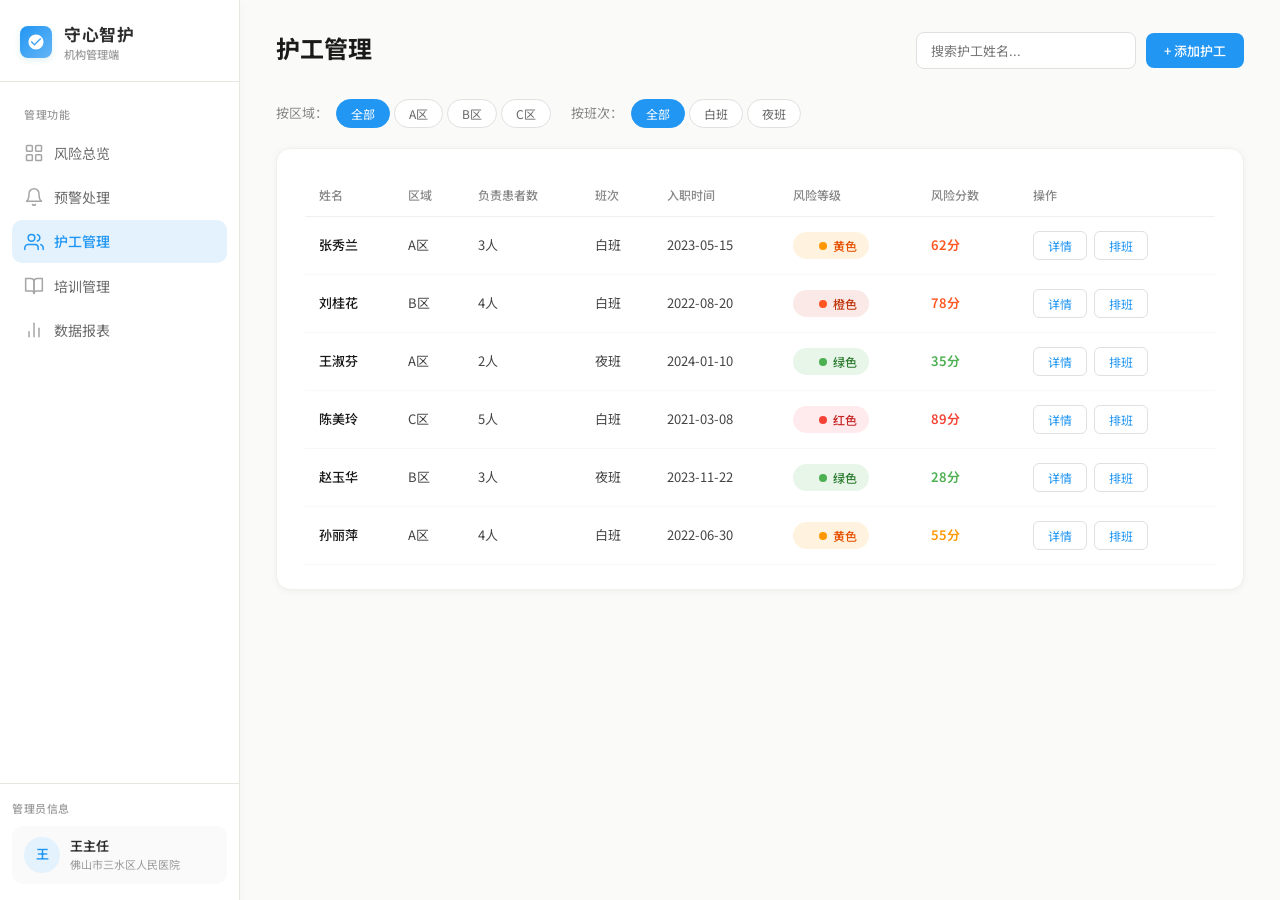
<file: institution/caregivers.html>
<!DOCTYPE html>
<html lang="zh-CN">
<head>
<meta charset="UTF-8">
<meta name="viewport" content="width=device-width, initial-scale=1.0">
<title>护工管理 - 守心智护 机构端</title>
<link href="https://fonts.googleapis.com/css2?family=Noto+Sans+SC:wght@300;400;500;700&display=swap" rel="stylesheet">
<link rel="stylesheet" href="../styles/common.css">
<style>
  :root {
    --color-primary: #2196F3;
    --color-primary-light: #64B5F6;
    --color-primary-dark: #1976D2;
    --color-primary-bg: #E3F2FD;
  }

  *, *::before, *::after {
    margin: 0;
    padding: 0;
    box-sizing: border-box;
  }

  body {
    font-family: 'Noto Sans SC', sans-serif;
    background: #FAFAF8;
    color: #333;
    display: flex;
    min-height: 100vh;
  }

  /* Sidebar is unified in common.css */

  /* ===== Main Content ===== */
  .main {
    margin-left: 240px;
    flex: 1;
    padding: 32px 36px;
    min-height: 100vh;
  }

  .page-header {
    margin-bottom: 28px;
  }

  .page-header .header-top {
    display: flex;
    align-items: flex-start;
    justify-content: space-between;
    width: 100%;
  }

  .page-header h1 {
    font-size: 24px;
    font-weight: 700;
    color: #1a1a1a;
    margin-bottom: 8px;
  }

  .header-actions {
    display: flex;
    gap: 10px;
    align-items: center;
  }

  .btn {
    padding: 8px 18px;
    border-radius: 8px;
    border: none;
    cursor: pointer;
    font-size: 13px;
    font-family: 'Noto Sans SC', sans-serif;
    font-weight: 500;
    transition: all 0.2s ease;
  }

  .btn-primary {
    background: #2196F3;
    color: #fff;
  }

  .btn-primary:hover {
    background: #1976D2;
    box-shadow: 0 2px 8px rgba(33,150,243,0.3);
  }

  .btn-outline {
    background: #fff;
    color: #666;
    border: 1px solid #ddd;
  }

  .btn-outline:hover {
    border-color: #2196F3;
    color: #2196F3;
  }

  /* Search Input */
  .search-input {
    padding: 8px 14px;
    border: 1px solid #E0E0E0;
    border-radius: 8px;
    font-size: 13px;
    font-family: 'Noto Sans SC', sans-serif;
    width: 220px;
    outline: none;
    transition: border-color 0.2s ease;
  }

  .search-input:focus {
    border-color: #2196F3;
  }

  /* Filter Tabs */
  .filter-bar {
    display: flex;
    gap: 20px;
    margin-bottom: 20px;
    align-items: center;
  }

  .filter-group {
    display: flex;
    align-items: center;
    gap: 8px;
  }

  .filter-group .filter-label {
    font-size: 13px;
    color: #888;
    white-space: nowrap;
  }

  .filter-tabs {
    display: flex;
    gap: 4px;
  }

  .filter-tab {
    padding: 5px 14px;
    border-radius: 16px;
    border: 1px solid #E0E0E0;
    background: #fff;
    color: #666;
    font-size: 12px;
    font-family: 'Noto Sans SC', sans-serif;
    cursor: pointer;
    transition: all 0.2s ease;
  }

  .filter-tab:hover {
    border-color: #2196F3;
    color: #2196F3;
  }

  .filter-tab.active {
    background: #2196F3;
    color: #fff;
    border-color: #2196F3;
  }

  /* Section Card */
  .section-card {
    background: #fff;
    border-radius: 14px;
    padding: 24px 28px;
    box-shadow: 0 1px 6px rgba(0,0,0,0.05);
    border: 1px solid #F0F0EC;
    margin-bottom: 24px;
  }

  /* Table */
  .table-wrap {
    overflow-x: auto;
  }

  .data-table {
    width: 100%;
    border-collapse: collapse;
  }

  .data-table thead th {
    text-align: left;
    padding: 12px 14px;
    font-size: 12px;
    font-weight: 500;
    color: #888;
    border-bottom: 1px solid #F0F0EC;
    white-space: nowrap;
  }

  .data-table tbody tr {
    cursor: pointer;
    transition: background 0.15s ease;
  }

  .data-table tbody tr:hover {
    background: #FAFAF8;
  }

  .data-table tbody td {
    padding: 14px 14px;
    font-size: 13px;
    color: #444;
    border-bottom: 1px solid #F8F8F6;
    vertical-align: middle;
  }

  .data-table .name-cell {
    font-weight: 500;
    color: #1a1a1a;
  }

  /* Risk Badge */
  .risk-badge {
    display: inline-flex;
    align-items: center;
    gap: 6px;
    padding: 4px 12px;
    border-radius: 20px;
    font-size: 12px;
    font-weight: 500;
  }

  .risk-badge .dot {
    width: 8px;
    height: 8px;
    border-radius: 50%;
  }

  .risk-badge.green {
    background: #E8F5E9;
    color: #2E7D32;
  }
  .risk-badge.green .dot { background: #4CAF50; }

  .risk-badge.yellow {
    background: #FFF3E0;
    color: #E65100;
  }
  .risk-badge.yellow .dot { background: #FF9800; }

  .risk-badge.orange {
    background: #FBE9E7;
    color: #BF360C;
  }
  .risk-badge.orange .dot { background: #FF5722; }

  .risk-badge.red {
    background: #FFEBEE;
    color: #C62828;
  }
  .risk-badge.red .dot { background: #F44336; }

  .score-cell {
    font-weight: 600;
    font-size: 14px;
  }

  .score-cell.high { color: #F44336; }
  .score-cell.mid { color: #FF5722; }
  .score-cell.low { color: #FF9800; }
  .score-cell.safe { color: #4CAF50; }

  .btn-view {
    padding: 5px 14px;
    border-radius: 6px;
    border: 1px solid #E0E0E0;
    background: #fff;
    color: #2196F3;
    font-size: 12px;
    cursor: pointer;
    font-family: 'Noto Sans SC', sans-serif;
    transition: all 0.15s ease;
    margin-right: 4px;
  }

  .btn-view:hover {
    background: #E3F2FD;
    border-color: #2196F3;
  }

  /* Modal */
  .modal-overlay {
    display: none;
    position: fixed;
    inset: 0;
    background: rgba(0,0,0,0.35);
    z-index: 1000;
    align-items: center;
    justify-content: center;
  }

  .modal-overlay.show {
    display: flex;
  }

  .modal-box {
    background: #fff;
    border-radius: 16px;
    width: 560px;
    max-width: 90vw;
    box-shadow: 0 20px 60px rgba(0,0,0,0.15);
    overflow: hidden;
    animation: modalIn 0.25s ease;
  }

  @keyframes modalIn {
    from { opacity: 0; transform: translateY(12px) scale(0.98); }
    to { opacity: 1; transform: translateY(0) scale(1); }
  }

  .modal-header {
    padding: 20px 24px;
    border-bottom: 1px solid #F0F0EC;
    display: flex;
    align-items: center;
    justify-content: space-between;
  }

  .modal-header h3 {
    font-size: 17px;
    font-weight: 600;
    color: #1a1a1a;
  }

  .modal-close {
    width: 32px;
    height: 32px;
    border-radius: 8px;
    border: none;
    background: #F5F5F5;
    cursor: pointer;
    display: flex;
    align-items: center;
    justify-content: center;
    transition: background 0.15s;
  }

  .modal-close:hover {
    background: #EEEEEE;
  }

  .modal-close svg {
    width: 16px;
    height: 16px;
    stroke: #888;
    stroke-width: 2;
    fill: none;
  }

  .modal-body {
    padding: 24px;
    max-height: 60vh;
    overflow-y: auto;
  }

  .detail-section {
    margin-bottom: 20px;
  }

  .detail-section-title {
    font-size: 14px;
    font-weight: 600;
    color: #1a1a1a;
    margin-bottom: 12px;
    padding-bottom: 8px;
    border-bottom: 1px solid #F5F5F3;
  }

  .detail-grid {
    display: grid;
    grid-template-columns: 1fr 1fr;
    gap: 16px;
  }

  .detail-item .dl {
    font-size: 12px;
    color: #999;
    margin-bottom: 4px;
  }

  .detail-item .dv {
    font-size: 14px;
    color: #333;
    font-weight: 500;
  }

  /* Bar Chart */
  .bar-chart {
    display: flex;
    align-items: flex-end;
    gap: 8px;
    height: 100px;
    padding-top: 10px;
  }

  .bar-col {
    flex: 1;
    display: flex;
    flex-direction: column;
    align-items: center;
    gap: 4px;
  }

  .bar {
    width: 100%;
    border-radius: 4px 4px 0 0;
    transition: height 0.5s ease;
    min-width: 20px;
  }

  .bar-label {
    font-size: 10px;
    color: #999;
  }

  .bar-value {
    font-size: 10px;
    color: #666;
    font-weight: 500;
  }

  /* Elder list */
  .elder-list {
    display: flex;
    flex-direction: column;
    gap: 6px;
  }

  .elder-item {
    display: flex;
    align-items: center;
    gap: 8px;
    padding: 6px 10px;
    background: #FAFAF8;
    border-radius: 6px;
    font-size: 13px;
    color: #444;
  }

  .elder-item .elder-tag {
    font-size: 11px;
    padding: 1px 6px;
    border-radius: 4px;
    background: #E3F2FD;
    color: #1565C0;
  }

  .modal-footer {
    padding: 16px 24px;
    border-top: 1px solid #F0F0EC;
    text-align: right;
  }

  .modal-footer .btn {
    min-width: 80px;
  }

  /* Responsive */
  @media (max-width: 768px) {
    .sidebar { display: none; }
    .main { margin-left: 0; padding: 20px 16px; }
    .filter-bar { flex-direction: column; align-items: flex-start; }
  }
</style>
</head>
<body>

<!-- Sidebar -->
<aside class="sidebar sidebar--fixed">
  <div class="sidebar-header">
    <a href="../index.html" class="sidebar-logo">
      <div class="sidebar-logo-icon">
        <svg viewBox="0 0 24 24"><path d="M12 2C6.48 2 2 6.48 2 12s4.48 10 10 10 10-4.48 10-10S17.52 2 12 2zm-2 15l-5-5 1.41-1.41L10 14.17l7.59-7.59L19 8l-9 9z"/></svg>
      </div>
      <div class="sidebar-logo-text">
        <span class="logo-title">守心智护</span>
        <span class="logo-subtitle">机构管理端</span>
      </div>
    </a>
  </div>

  <nav class="sidebar-nav">
    <div class="nav-label">管理功能</div>
    <a href="index.html" class="sidebar-link" data-page="risk-overview">
      <svg viewBox="0 0 24 24" fill="none" stroke="currentColor" stroke-width="1.8" stroke-linecap="round" stroke-linejoin="round"><rect x="3" y="3" width="7" height="7" rx="1"/><rect x="14" y="3" width="7" height="7" rx="1"/><rect x="3" y="14" width="7" height="7" rx="1"/><rect x="14" y="14" width="7" height="7" rx="1"/></svg>
      风险总览
    </a>
    <a href="alerts.html" class="sidebar-link" data-page="alert-handling">
      <svg viewBox="0 0 24 24" fill="none" stroke="currentColor" stroke-width="1.8" stroke-linecap="round" stroke-linejoin="round"><path d="M18 8A6 6 0 0 0 6 8c0 7-3 9-3 9h18s-3-2-3-9"/><path d="M13.73 21a2 2 0 0 1-3.46 0"/></svg>
      预警处理
    </a>
    <a href="caregivers.html" class="sidebar-link active" data-page="caregiver-mgmt">
      <svg viewBox="0 0 24 24" fill="none" stroke="currentColor" stroke-width="1.8" stroke-linecap="round" stroke-linejoin="round"><path d="M17 21v-2a4 4 0 0 0-4-4H5a4 4 0 0 0-4 4v2"/><circle cx="9" cy="7" r="4"/><path d="M23 21v-2a4 4 0 0 0-3-3.87"/><path d="M16 3.13a4 4 0 0 1 0 7.75"/></svg>
      护工管理
    </a>
    <a href="training.html" class="sidebar-link" data-page="training">
      <svg viewBox="0 0 24 24" fill="none" stroke="currentColor" stroke-width="1.8" stroke-linecap="round" stroke-linejoin="round"><path d="M2 3h6a4 4 0 0 1 4 4v14a3 3 0 0 0-3-3H2z"/><path d="M22 3h-6a4 4 0 0 0-4 4v14a3 3 0 0 1 3-3h7z"/></svg>
      培训管理
    </a>
    <a href="reports.html" class="sidebar-link" data-page="reports">
      <svg viewBox="0 0 24 24" fill="none" stroke="currentColor" stroke-width="1.8" stroke-linecap="round" stroke-linejoin="round"><line x1="18" y1="20" x2="18" y2="10"/><line x1="12" y1="20" x2="12" y2="4"/><line x1="6" y1="20" x2="6" y2="14"/></svg>
      数据报表
    </a>
  </nav>

  <div class="sidebar-footer">
    <div class="nav-label" style="padding: 0 0 8px;">管理员信息</div>
    <div class="sidebar-user">
      <div class="sidebar-avatar">王</div>
      <div class="sidebar-user-info">
        <div class="sidebar-user-name">王主任</div>
        <div class="sidebar-user-role">佛山市三水区人民医院</div>
      </div>
    </div>
  </div>
</aside>

<!-- Main Content -->
<main class="main">
  <div class="page-header">
    <div class="header-top">
      <div>
        <h1>护工管理</h1>
      </div>
      <div class="header-actions">
        <input type="text" class="search-input" placeholder="搜索护工姓名..." id="searchInput">
        <button class="btn btn-primary" onclick="showToast('正在为您打开添加护理人员窗口...', 'info')">+ 添加护工</button>
      </div>
    </div>
  </div>

  <!-- Filters -->
  <div class="filter-bar">
    <div class="filter-group">
      <span class="filter-label">按区域：</span>
      <div class="filter-tabs" id="areaFilter">
        <button class="filter-tab active" data-area="all">全部</button>
        <button class="filter-tab" data-area="A区">A区</button>
        <button class="filter-tab" data-area="B区">B区</button>
        <button class="filter-tab" data-area="C区">C区</button>
      </div>
    </div>
    <div class="filter-group">
      <span class="filter-label">按班次：</span>
      <div class="filter-tabs" id="shiftFilter">
        <button class="filter-tab active" data-shift="all">全部</button>
        <button class="filter-tab" data-shift="白班">白班</button>
        <button class="filter-tab" data-shift="夜班">夜班</button>
      </div>
    </div>
  </div>

  <!-- Table -->
  <div class="section-card">
    <div class="table-wrap">
      <table class="data-table" id="caregiverTable">
        <thead>
          <tr>
            <th>姓名</th>
            <th>区域</th>
            <th>负责患者数</th>
            <th>班次</th>
            <th>入职时间</th>
            <th>风险等级</th>
            <th>风险分数</th>
            <th>操作</th>
          </tr>
        </thead>
        <tbody id="tableBody"></tbody>
      </table>
    </div>
  </div>
</main>

<!-- Detail Modal -->
<div class="modal-overlay" id="detailModal">
  <div class="modal-box">
    <div class="modal-header">
      <h3 id="modalTitle">护工详情</h3>
      <button class="modal-close" onclick="closeModal()">
        <svg viewBox="0 0 24 24" stroke-linecap="round" stroke-linejoin="round">
          <line x1="18" y1="6" x2="6" y2="18"/>
          <line x1="6" y1="6" x2="18" y2="18"/>
        </svg>
      </button>
    </div>
    <div class="modal-body" id="modalBody"></div>
    <div class="modal-footer">
      <button class="btn btn-outline" onclick="closeModal()">关闭</button>
    </div>
  </div>
</div>

<script src="../js/common.js"></script>
<script>
  const caregivers = [
    { name: '张秀兰', area: 'A区', elders: 3, shift: '白班', joinDate: '2023-05-15', riskLevel: '黄色', score: 62, age: 45, gender: '女', phone: '138****5678', elderList: ['李大爷 (A101)', '王奶奶 (A102)', '赵爷爷 (A105)'], trend: [48, 50, 53, 55, 58, 60, 62] },
    { name: '刘桂花', area: 'B区', elders: 4, shift: '白班', joinDate: '2022-08-20', riskLevel: '橙色', score: 78, age: 45, gender: '女', phone: '138****5678', elderList: ['张奶奶 (B201)', '刘大爷 (B203)', '陈奶奶 (B205)', '周爷爷 (B208)'], trend: [60, 63, 66, 69, 72, 75, 78] },
    { name: '王淑芬', area: 'A区', elders: 2, shift: '夜班', joinDate: '2024-01-10', riskLevel: '绿色', score: 35, age: 45, gender: '女', phone: '138****5678', elderList: ['孙奶奶 (A108)', '吴爷爷 (A110)'], trend: [38, 36, 35, 34, 36, 35, 35] },
    { name: '陈美玲', area: 'C区', elders: 5, shift: '白班', joinDate: '2021-03-08', riskLevel: '红色', score: 89, age: 45, gender: '女', phone: '138****5678', elderList: ['马大爷 (C301)', '黄奶奶 (C302)', '林爷爷 (C304)', '何奶奶 (C306)', '郑大爷 (C308)'], trend: [70, 74, 78, 80, 83, 86, 89] },
    { name: '赵玉华', area: 'B区', elders: 3, shift: '夜班', joinDate: '2023-11-22', riskLevel: '绿色', score: 28, age: 45, gender: '女', phone: '138****5678', elderList: ['高奶奶 (B210)', '梁爷爷 (B212)', '宋奶奶 (B215)'], trend: [30, 29, 28, 30, 29, 28, 28] },
    { name: '孙丽萍', area: 'A区', elders: 4, shift: '白班', joinDate: '2022-06-30', riskLevel: '黄色', score: 55, age: 45, gender: '女', phone: '138****5678', elderList: ['唐大爷 (A112)', '韩奶奶 (A114)', '冯爷爷 (A116)', '董奶奶 (A118)'], trend: [45, 47, 49, 50, 52, 54, 55] }
  ];

  const riskColorMap = { '绿色': 'green', '黄色': 'yellow', '橙色': 'orange', '红色': 'red' };
  const riskLabelMap = { '绿色': '常态', '黄色': '压力上升', '橙色': '临界高压', '红色': '急性高危' };

  function getScoreClass(score) {
    if (score >= 80) return 'high';
    if (score >= 60) return 'mid';
    if (score >= 40) return 'low';
    return 'safe';
  }

  let currentArea = 'all';
  let currentShift = 'all';
  let searchQuery = '';

  function renderTable() {
    const tbody = document.getElementById('tableBody');
    let filtered = caregivers.filter(c => {
      if (currentArea !== 'all' && c.area !== currentArea) return false;
      if (currentShift !== 'all' && c.shift !== currentShift) return false;
      if (searchQuery && !c.name.includes(searchQuery)) return false;
      return true;
    });

    tbody.innerHTML = filtered.map((c, i) => {
      const idx = caregivers.indexOf(c);
      const color = riskColorMap[c.riskLevel];
      return `
        <tr data-index="${idx}">
          <td class="name-cell">${c.name}</td>
          <td>${c.area}</td>
          <td>${c.elders}人</td>
          <td>${c.shift}</td>
          <td>${c.joinDate}</td>
          <td>
            <span class="risk-badge ${color}">
              <span class="dot"></span>
              ${c.riskLevel}
            </span>
          </td>
          <td class="score-cell ${getScoreClass(c.score)}">${c.score}分</td>
          <td>
            <button class="btn-view" onclick="event.stopPropagation(); showDetail(${idx})">详情</button>
            <button class="btn-view" onclick="event.stopPropagation(); showToast('正在进入病区智能排班系统...', 'info')">排班</button>
          </td>
        </tr>
      `;
    }).join('');
  }

  function showDetail(index) {
    const c = caregivers[index];
    const color = riskColorMap[c.riskLevel];
    document.getElementById('modalTitle').textContent = c.name + ' - 详细档案';

    const days = ['周一', '周二', '周三', '周四', '周五', '周六', '周日'];
    const maxScore = Math.max(...c.trend);

    document.getElementById('modalBody').innerHTML = `
      <div class="detail-section">
        <div class="detail-section-title">基本信息</div>
        <div class="detail-grid">
          <div class="detail-item">
            <div class="dl">姓名</div>
            <div class="dv">${c.name}</div>
          </div>
          <div class="detail-item">
            <div class="dl">年龄</div>
            <div class="dv">${c.age}岁</div>
          </div>
          <div class="detail-item">
            <div class="dl">性别</div>
            <div class="dv">${c.gender}</div>
          </div>
          <div class="detail-item">
            <div class="dl">联系电话</div>
            <div class="dv">${c.phone}</div>
          </div>
          <div class="detail-item">
            <div class="dl">入职时间</div>
            <div class="dv">${c.joinDate}</div>
          </div>
          <div class="detail-item">
            <div class="dl">所属区域</div>
            <div class="dv">${c.area}</div>
          </div>
        </div>
      </div>

      <div class="detail-section">
        <div class="detail-section-title">当前风险状态</div>
        <div class="detail-grid">
          <div class="detail-item">
            <div class="dl">风险等级</div>
            <div class="dv"><span class="risk-badge ${color}"><span class="dot"></span>${c.riskLevel}（${riskLabelMap[c.riskLevel]}）</span></div>
          </div>
          <div class="detail-item">
            <div class="dl">风险分数</div>
            <div class="dv score-cell ${getScoreClass(c.score)}">${c.score}分</div>
          </div>
        </div>
      </div>

      <div class="detail-section">
        <div class="detail-section-title">近期照护情况</div>
        <div class="elder-list">
          ${c.elderList.map(e => {
            const parts = e.match(/(.+?)\s*\((.+?)\)/);
            return `<div class="elder-item"><span>${parts[1]}</span><span class="elder-tag">${parts[2]}</span></div>`;
          }).join('')}
        </div>
      </div>

      <div class="detail-section">
        <div class="detail-section-title">风险趋势图（近7天）</div>
        <div class="bar-chart">
          ${c.trend.map((v, i) => {
            let barColor = '#4CAF50';
            if (v >= 80) barColor = '#F44336';
            else if (v >= 60) barColor = '#FF5722';
            else if (v >= 40) barColor = '#FF9800';
            return `
              <div class="bar-col">
                <div class="bar-value">${v}</div>
                <div class="bar" style="height:${(v / 100) * 80}px;background:${barColor}"></div>
                <div class="bar-label">${days[i]}</div>
              </div>
            `;
          }).join('')}
        </div>
      </div>
    `;
    document.getElementById('detailModal').classList.add('show');
  }

  function closeModal() {
    document.getElementById('detailModal').classList.remove('show');
  }

  document.getElementById('detailModal').addEventListener('click', function(e) {
    if (e.target === this) closeModal();
  });

  // Area filter
  document.getElementById('areaFilter').addEventListener('click', function(e) {
    const tab = e.target.closest('.filter-tab');
    if (!tab) return;
    this.querySelectorAll('.filter-tab').forEach(t => t.classList.remove('active'));
    tab.classList.add('active');
    currentArea = tab.dataset.area;
    renderTable();
  });

  // Shift filter
  document.getElementById('shiftFilter').addEventListener('click', function(e) {
    const tab = e.target.closest('.filter-tab');
    if (!tab) return;
    this.querySelectorAll('.filter-tab').forEach(t => t.classList.remove('active'));
    tab.classList.add('active');
    currentShift = tab.dataset.shift;
    renderTable();
  });

  // Search
  document.getElementById('searchInput').addEventListener('input', function() {
    searchQuery = this.value.trim();
    renderTable();
  });

  // Init
  renderTable();
</script>

</body>
</html>
</file>
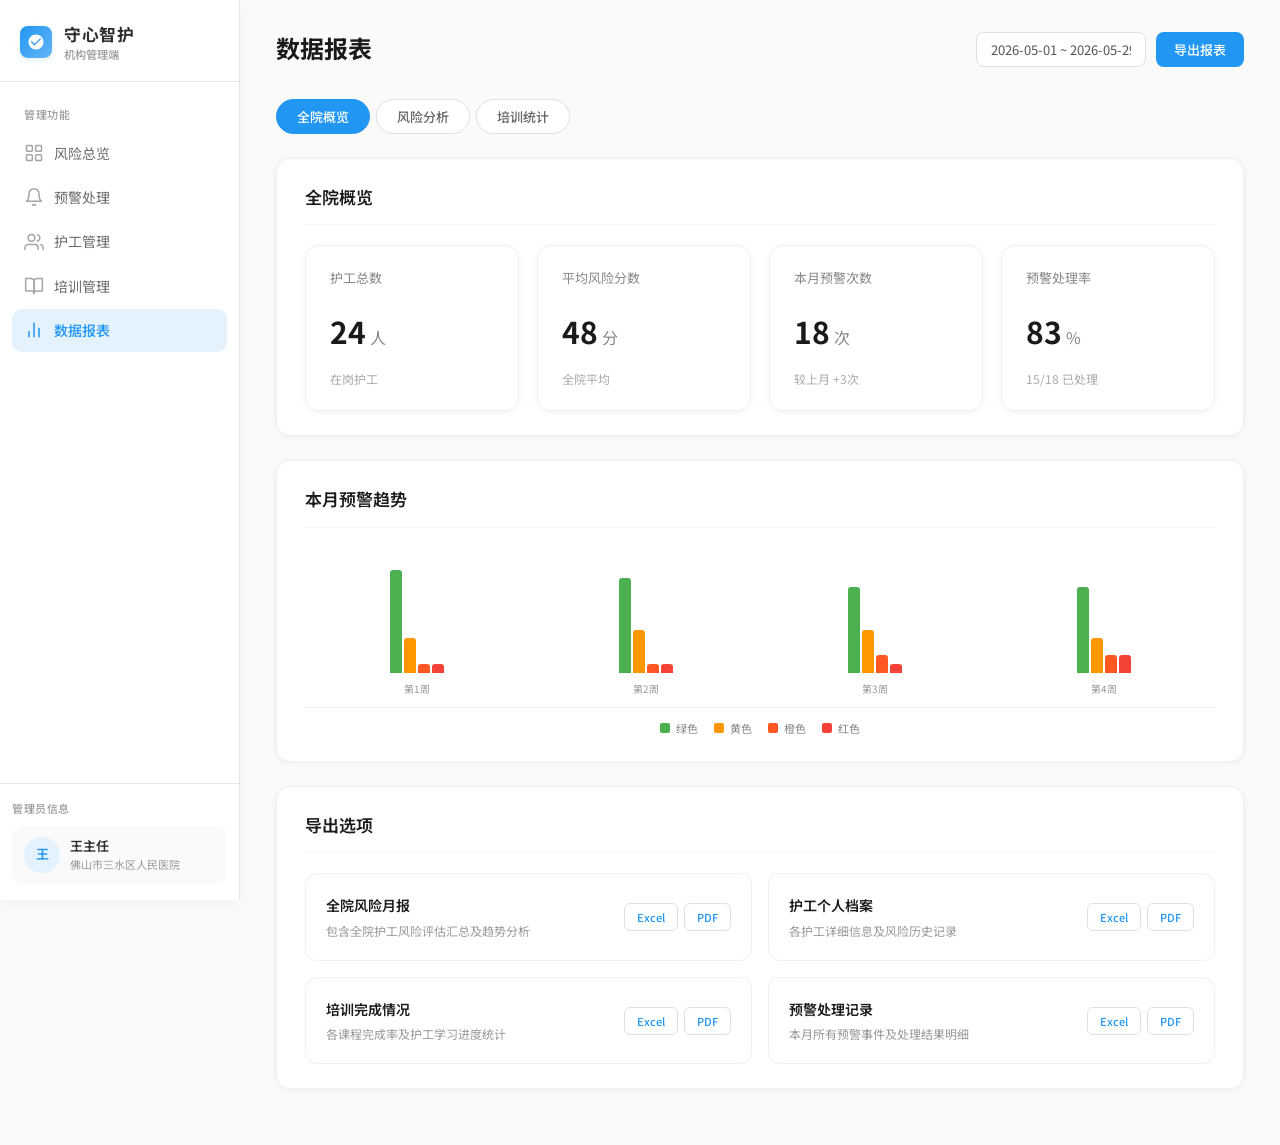
<file: institution/reports.html>
<!DOCTYPE html>
<html lang="zh-CN">
<head>
<meta charset="UTF-8">
<meta name="viewport" content="width=device-width, initial-scale=1.0">
<title>数据报表 - 守心智护 机构端</title>
<link href="https://fonts.googleapis.com/css2?family=Noto+Sans+SC:wght@300;400;500;700&display=swap" rel="stylesheet">
<link rel="stylesheet" href="../styles/common.css">
<style>
  :root {
    --color-primary: #2196F3;
    --color-primary-light: #64B5F6;
    --color-primary-dark: #1976D2;
    --color-primary-bg: #E3F2FD;
  }

  *, *::before, *::after {
    margin: 0;
    padding: 0;
    box-sizing: border-box;
  }

  body {
    font-family: 'Noto Sans SC', sans-serif;
    background: #FAFAF8;
    color: #333;
    display: flex;
    min-height: 100vh;
  }

  /* Sidebar is unified in common.css */

  /* ===== Main Content ===== */
  .main {
    margin-left: 240px;
    flex: 1;
    padding: 32px 36px;
    min-height: 100vh;
  }

  .page-header {
    margin-bottom: 28px;
  }

  .page-header .header-top {
    display: flex;
    align-items: flex-start;
    justify-content: space-between;
    width: 100%;
  }

  .page-header h1 {
    font-size: 24px;
    font-weight: 700;
    color: #1a1a1a;
    margin-bottom: 8px;
  }

  .header-actions {
    display: flex;
    gap: 10px;
    align-items: center;
  }

  .btn {
    padding: 8px 18px;
    border-radius: 8px;
    border: none;
    cursor: pointer;
    font-size: 13px;
    font-family: 'Noto Sans SC', sans-serif;
    font-weight: 500;
    transition: all 0.2s ease;
  }

  .btn-primary {
    background: #2196F3;
    color: #fff;
  }

  .btn-primary:hover {
    background: #1976D2;
    box-shadow: 0 2px 8px rgba(33,150,243,0.3);
  }

  .btn-outline {
    background: #fff;
    color: #666;
    border: 1px solid #ddd;
  }

  .btn-outline:hover {
    border-color: #2196F3;
    color: #2196F3;
  }

  /* Date Picker Mock */
  .date-picker {
    padding: 7px 14px;
    border: 1px solid #E0E0E0;
    border-radius: 8px;
    font-size: 13px;
    font-family: 'Noto Sans SC', sans-serif;
    color: #555;
    background: #fff;
    cursor: pointer;
  }

  /* Report Type Tabs */
  .filter-tabs {
    display: flex;
    gap: 6px;
    margin-bottom: 24px;
  }

  .filter-tab {
    padding: 7px 20px;
    border-radius: 20px;
    border: 1px solid #E0E0E0;
    background: #fff;
    color: #666;
    font-size: 13px;
    font-family: 'Noto Sans SC', sans-serif;
    cursor: pointer;
    transition: all 0.2s ease;
    font-weight: 500;
  }

  .filter-tab:hover {
    border-color: #2196F3;
    color: #2196F3;
  }

  .filter-tab.active {
    background: #2196F3;
    color: #fff;
    border-color: #2196F3;
  }

  /* Section Card */
  .section-card {
    background: #fff;
    border-radius: 14px;
    padding: 24px 28px;
    box-shadow: 0 1px 6px rgba(0,0,0,0.05);
    border: 1px solid #F0F0EC;
    margin-bottom: 24px;
  }

  .section-card .section-title {
    font-size: 17px;
    font-weight: 600;
    color: #1a1a1a;
    margin-bottom: 20px;
    padding-bottom: 14px;
    border-bottom: 1px solid #F5F5F3;
  }

  /* Stats Grid */
  .stats-grid {
    display: grid;
    grid-template-columns: repeat(4, 1fr);
    gap: 18px;
  }

  .stat-card {
    background: #fff;
    border-radius: 14px;
    padding: 22px 24px;
    box-shadow: 0 1px 6px rgba(0,0,0,0.05);
    border: 1px solid #F0F0EC;
    transition: box-shadow 0.2s ease;
  }

  .stat-card:hover {
    box-shadow: 0 4px 16px rgba(0,0,0,0.08);
  }

  .stat-card .stat-label {
    font-size: 13px;
    color: #888;
    margin-bottom: 10px;
  }

  .stat-card .stat-value {
    font-size: 30px;
    font-weight: 700;
    color: #1a1a1a;
  }

  .stat-card .stat-sub {
    font-size: 12px;
    color: #aaa;
    margin-top: 6px;
  }

  /* Table */
  .table-wrap {
    overflow-x: auto;
  }

  .data-table {
    width: 100%;
    border-collapse: collapse;
  }

  .data-table thead th {
    text-align: left;
    padding: 12px 14px;
    font-size: 12px;
    font-weight: 500;
    color: #888;
    border-bottom: 1px solid #F0F0EC;
    white-space: nowrap;
  }

  .data-table tbody td {
    padding: 14px 14px;
    font-size: 13px;
    color: #444;
    border-bottom: 1px solid #F8F8F6;
    vertical-align: middle;
  }

  .data-table tbody tr:hover {
    background: #FAFAF8;
  }

  .data-table .name-cell {
    font-weight: 500;
    color: #1a1a1a;
  }

  /* Bar Chart */
  .trend-chart {
    display: flex;
    align-items: flex-end;
    gap: 6px;
    height: 160px;
    padding: 10px 0;
    border-bottom: 1px solid #F0F0EC;
  }

  .trend-bar-group {
    flex: 1;
    display: flex;
    flex-direction: column;
    align-items: center;
    gap: 4px;
  }

  .trend-bars {
    display: flex;
    gap: 2px;
    align-items: flex-end;
    height: 130px;
  }

  .trend-bar {
    width: 12px;
    border-radius: 3px 3px 0 0;
    transition: height 0.5s ease;
  }

  .trend-bar-label {
    font-size: 10px;
    color: #999;
    margin-top: 4px;
  }

  .chart-legend {
    display: flex;
    gap: 16px;
    margin-top: 12px;
    justify-content: center;
  }

  .legend-item {
    display: flex;
    align-items: center;
    gap: 6px;
    font-size: 11px;
    color: #888;
  }

  .legend-dot {
    width: 10px;
    height: 10px;
    border-radius: 2px;
  }

  /* Export Cards */
  .export-grid {
    display: grid;
    grid-template-columns: repeat(2, 1fr);
    gap: 16px;
  }

  .export-card {
    background: #fff;
    border: 1px solid #F0F0EC;
    border-radius: 12px;
    padding: 20px;
    display: flex;
    align-items: center;
    justify-content: space-between;
    transition: box-shadow 0.2s ease;
  }

  .export-card:hover {
    box-shadow: 0 4px 16px rgba(0,0,0,0.08);
  }

  .export-card .export-info {
    flex: 1;
  }

  .export-card .export-title {
    font-size: 14px;
    font-weight: 600;
    color: #1a1a1a;
    margin-bottom: 4px;
  }

  .export-card .export-desc {
    font-size: 12px;
    color: #999;
  }

  .export-btns {
    display: flex;
    gap: 6px;
  }

  .btn-export {
    padding: 5px 12px;
    border-radius: 6px;
    border: 1px solid #E0E0E0;
    background: #fff;
    color: #2196F3;
    font-size: 11px;
    cursor: pointer;
    font-family: 'Noto Sans SC', sans-serif;
    transition: all 0.15s ease;
    font-weight: 500;
  }

  .btn-export:hover {
    background: #E3F2FD;
    border-color: #2196F3;
  }

  /* Responsive */
  @media (max-width: 1100px) {
    .stats-grid { grid-template-columns: repeat(2, 1fr); }
    .export-grid { grid-template-columns: 1fr; }
  }

  @media (max-width: 768px) {
    .sidebar { display: none; }
    .main { margin-left: 0; padding: 20px 16px; }
    .stats-grid { grid-template-columns: 1fr; }
  }
</style>
</head>
<body>

<!-- Sidebar -->
<aside class="sidebar sidebar--fixed">
  <div class="sidebar-header">
    <a href="../index.html" class="sidebar-logo">
      <div class="sidebar-logo-icon">
        <svg viewBox="0 0 24 24"><path d="M12 2C6.48 2 2 6.48 2 12s4.48 10 10 10 10-4.48 10-10S17.52 2 12 2zm-2 15l-5-5 1.41-1.41L10 14.17l7.59-7.59L19 8l-9 9z"/></svg>
      </div>
      <div class="sidebar-logo-text">
        <span class="logo-title">守心智护</span>
        <span class="logo-subtitle">机构管理端</span>
      </div>
    </a>
  </div>

  <nav class="sidebar-nav">
    <div class="nav-label">管理功能</div>
    <a href="index.html" class="sidebar-link" data-page="risk-overview">
      <svg viewBox="0 0 24 24" fill="none" stroke="currentColor" stroke-width="1.8" stroke-linecap="round" stroke-linejoin="round"><rect x="3" y="3" width="7" height="7" rx="1"/><rect x="14" y="3" width="7" height="7" rx="1"/><rect x="3" y="14" width="7" height="7" rx="1"/><rect x="14" y="14" width="7" height="7" rx="1"/></svg>
      风险总览
    </a>
    <a href="alerts.html" class="sidebar-link" data-page="alert-handling">
      <svg viewBox="0 0 24 24" fill="none" stroke="currentColor" stroke-width="1.8" stroke-linecap="round" stroke-linejoin="round"><path d="M18 8A6 6 0 0 0 6 8c0 7-3 9-3 9h18s-3-2-3-9"/><path d="M13.73 21a2 2 0 0 1-3.46 0"/></svg>
      预警处理
    </a>
    <a href="caregivers.html" class="sidebar-link" data-page="caregiver-mgmt">
      <svg viewBox="0 0 24 24" fill="none" stroke="currentColor" stroke-width="1.8" stroke-linecap="round" stroke-linejoin="round"><path d="M17 21v-2a4 4 0 0 0-4-4H5a4 4 0 0 0-4 4v2"/><circle cx="9" cy="7" r="4"/><path d="M23 21v-2a4 4 0 0 0-3-3.87"/><path d="M16 3.13a4 4 0 0 1 0 7.75"/></svg>
      护工管理
    </a>
    <a href="training.html" class="sidebar-link" data-page="training">
      <svg viewBox="0 0 24 24" fill="none" stroke="currentColor" stroke-width="1.8" stroke-linecap="round" stroke-linejoin="round"><path d="M2 3h6a4 4 0 0 1 4 4v14a3 3 0 0 0-3-3H2z"/><path d="M22 3h-6a4 4 0 0 0-4 4v14a3 3 0 0 1 3-3h7z"/></svg>
      培训管理
    </a>
    <a href="reports.html" class="sidebar-link active" data-page="reports">
      <svg viewBox="0 0 24 24" fill="none" stroke="currentColor" stroke-width="1.8" stroke-linecap="round" stroke-linejoin="round"><line x1="18" y1="20" x2="18" y2="10"/><line x1="12" y1="20" x2="12" y2="4"/><line x1="6" y1="20" x2="6" y2="14"/></svg>
      数据报表
    </a>
  </nav>

  <div class="sidebar-footer">
    <div class="nav-label" style="padding: 0 0 8px;">管理员信息</div>
    <div class="sidebar-user">
      <div class="sidebar-avatar">王</div>
      <div class="sidebar-user-info">
        <div class="sidebar-user-name">王主任</div>
        <div class="sidebar-user-role">佛山市三水区人民医院</div>
      </div>
    </div>
  </div>
</aside>

<!-- Main Content -->
<main class="main">
  <div class="page-header">
    <div class="header-top">
      <div>
        <h1>数据报表</h1>
      </div>
      <div class="header-actions">
        <input type="text" class="date-picker" value="2026-05-01 ~ 2026-05-29" readonly>
        <button class="btn btn-primary" onclick="showToast('全院报表数据打包中，请稍候...', 'success')">导出报表</button>
      </div>
    </div>
  </div>

  <!-- Report Type Tabs -->
  <div class="filter-tabs" id="reportTabs">
    <button class="filter-tab active" data-tab="overview">全院概览</button>
    <button class="filter-tab" data-tab="risk">风险分析</button>
    <button class="filter-tab" data-tab="training">培训统计</button>
  </div>

  <!-- Section: Overview Stats -->
  <div class="section-card" id="overviewSection">
    <div class="section-title">全院概览</div>
    <div class="stats-grid">
      <div class="stat-card">
        <div class="stat-label">护工总数</div>
        <div class="stat-value">24<span style="font-size:16px;font-weight:400;color:#888;margin-left:4px">人</span></div>
        <div class="stat-sub">在岗护工</div>
      </div>
      <div class="stat-card">
        <div class="stat-label">平均风险分数</div>
        <div class="stat-value">48<span style="font-size:16px;font-weight:400;color:#888;margin-left:4px">分</span></div>
        <div class="stat-sub">全院平均</div>
      </div>
      <div class="stat-card">
        <div class="stat-label">本月预警次数</div>
        <div class="stat-value">18<span style="font-size:16px;font-weight:400;color:#888;margin-left:4px">次</span></div>
        <div class="stat-sub">较上月 +3次</div>
      </div>
      <div class="stat-card">
        <div class="stat-label">预警处理率</div>
        <div class="stat-value">83<span style="font-size:16px;font-weight:400;color:#888;margin-left:4px">%</span></div>
        <div class="stat-sub">15/18 已处理</div>
      </div>
    </div>
  </div>

  <!-- Section: Area Risk Comparison -->
  <div class="section-card" id="riskSection" style="display: none;">
    <div class="section-title">区域风险对比</div>
    <div class="table-wrap">
      <table class="data-table">
        <thead>
          <tr>
            <th>区域</th>
            <th>护工人数</th>
            <th>平均风险分数</th>
            <th>高风险人数</th>
          </tr>
        </thead>
        <tbody>
          <tr>
            <td class="name-cell">A区</td>
            <td>8人</td>
            <td>45分</td>
            <td>0人</td>
          </tr>
          <tr>
            <td class="name-cell">B区</td>
            <td>7人</td>
            <td>53分</td>
            <td>1人</td>
          </tr>
          <tr>
            <td class="name-cell">C区</td>
            <td>9人</td>
            <td>58分</td>
            <td>1人</td>
          </tr>
        </tbody>
      </table>
    </div>
  </div>

  <!-- Section: Monthly Alert Trend -->
  <div class="section-card" id="trendSection">
    <div class="section-title">本月预警趋势</div>
    <div class="trend-chart" id="trendChart"></div>
    <div class="chart-legend">
      <div class="legend-item">
        <div class="legend-dot" style="background:#4CAF50"></div>
        <span>绿色</span>
      </div>
      <div class="legend-item">
        <div class="legend-dot" style="background:#FF9800"></div>
        <span>黄色</span>
      </div>
      <div class="legend-item">
        <div class="legend-dot" style="background:#FF5722"></div>
        <span>橙色</span>
      </div>
      <div class="legend-item">
        <div class="legend-dot" style="background:#F44336"></div>
        <span>红色</span>
      </div>
    </div>
  </div>

  <!-- Section: Training Stats -->
  <div class="section-card" id="trainingSection" style="display: none;">
    <div class="section-title">培训统计</div>
    <div class="stats-grid" style="margin-bottom: 24px;">
      <div class="stat-card">
        <div class="stat-label">总培训时长</div>
        <div class="stat-value">124<span style="font-size:16px;font-weight:400;color:#888;margin-left:4px">小时</span></div>
        <div class="stat-sub">全院累计</div>
      </div>
      <div class="stat-card">
        <div class="stat-label">课程完成率</div>
        <div class="stat-value">82.5<span style="font-size:16px;font-weight:400;color:#888;margin-left:4px">%</span></div>
        <div class="stat-sub">全员平均</div>
      </div>
      <div class="stat-card">
        <div class="stat-label">考核合格率</div>
        <div class="stat-value">95.8<span style="font-size:16px;font-weight:400;color:#888;margin-left:4px">%</span></div>
        <div class="stat-sub">23人合格</div>
      </div>
      <div class="stat-card">
        <div class="stat-label">正在学习人数</div>
        <div class="stat-value">6<span style="font-size:16px;font-weight:400;color:#888;margin-left:4px">人</span></div>
        <div class="stat-sub">在岗护工</div>
      </div>
    </div>
    
    <div class="table-wrap">
      <table class="data-table">
        <thead>
          <tr>
            <th>课程名称</th>
            <th>分类</th>
            <th>学习类型</th>
            <th>参与人数</th>
            <th>完成率</th>
          </tr>
        </thead>
        <tbody>
          <tr>
            <td class="name-cell">阿尔茨海默病基础知识</td>
            <td>AD专业知识</td>
            <td>图文</td>
            <td>24人</td>
            <td>100%</td>
          </tr>
          <tr>
            <td class="name-cell">行为精神症状应对指南</td>
            <td>AD专业知识</td>
            <td>视频</td>
            <td>24人</td>
            <td>75%</td>
          </tr>
          <tr>
            <td class="name-cell">照护者情绪管理与减压</td>
            <td>心理健康</td>
            <td>图文</td>
            <td>24人</td>
            <td>50%</td>
          </tr>
        </tbody>
      </table>
    </div>
  </div>

  <!-- Section: Export Options -->
  <div class="section-card">
    <div class="section-title">导出选项</div>
    <div class="export-grid">
      <div class="export-card">
        <div class="export-info">
          <div class="export-title">全院风险月报</div>
          <div class="export-desc">包含全院护工风险评估汇总及趋势分析</div>
        </div>
        <div class="export-btns">
          <button class="btn-export" onclick="showToast('正在导出 全院风险月报 (Excel)...', 'success')">Excel</button>
          <button class="btn-export" onclick="showToast('正在导出 全院风险月报 (PDF)...', 'success')">PDF</button>
        </div>
      </div>
      <div class="export-card">
        <div class="export-info">
          <div class="export-title">护工个人档案</div>
          <div class="export-desc">各护工详细信息及风险历史记录</div>
        </div>
        <div class="export-btns">
          <button class="btn-export" onclick="showToast('正在导出 护工个人档案 (Excel)...', 'success')">Excel</button>
          <button class="btn-export" onclick="showToast('正在导出 护工个人档案 (PDF)...', 'success')">PDF</button>
        </div>
      </div>
      <div class="export-card">
        <div class="export-info">
          <div class="export-title">培训完成情况</div>
          <div class="export-desc">各课程完成率及护工学习进度统计</div>
        </div>
        <div class="export-btns">
          <button class="btn-export" onclick="showToast('正在导出 培训完成情况 (Excel)...', 'success')">Excel</button>
          <button class="btn-export" onclick="showToast('正在导出 培训完成情况 (PDF)...', 'success')">PDF</button>
        </div>
      </div>
      <div class="export-card">
        <div class="export-info">
          <div class="export-title">预警处理记录</div>
          <div class="export-desc">本月所有预警事件及处理结果明细</div>
        </div>
        <div class="export-btns">
          <button class="btn-export" onclick="showToast('正在导出 预警处理记录 (Excel)...', 'success')">Excel</button>
          <button class="btn-export" onclick="showToast('正在导出 预警处理记录 (PDF)...', 'success')">PDF</button>
        </div>
      </div>
    </div>
  </div>
</main>

<script src="../js/common.js"></script>
<script>
  // Render 30-day trend chart (4 bars per week, 4 weeks)
  function renderTrendChart() {
    const container = document.getElementById('trendChart');
    const weeks = [
      { label: '第1周', green: 12, yellow: 4, orange: 1, red: 1 },
      { label: '第2周', green: 11, yellow: 5, orange: 1, red: 1 },
      { label: '第3周', green: 10, yellow: 5, orange: 2, red: 1 },
      { label: '第4周', green: 10, yellow: 4, orange: 2, red: 2 }
    ];

    const maxVal = 14;

    container.innerHTML = weeks.map(w => {
      const gH = (w.green / maxVal) * 120;
      const yH = (w.yellow / maxVal) * 120;
      const oH = (w.orange / maxVal) * 120;
      const rH = (w.red / maxVal) * 120;

      return `
        <div class="trend-bar-group">
          <div class="trend-bars">
            <div class="trend-bar" style="height:${gH}px;background:#4CAF50" title="绿色:${w.green}人"></div>
            <div class="trend-bar" style="height:${yH}px;background:#FF9800" title="黄色:${w.yellow}人"></div>
            <div class="trend-bar" style="height:${oH}px;background:#FF5722" title="橙色:${w.orange}人"></div>
            <div class="trend-bar" style="height:${rH}px;background:#F44336" title="红色:${w.red}人"></div>
          </div>
          <div class="trend-bar-label">${w.label}</div>
        </div>
      `;
    }).join('');
  }

  // Report tab clicks (mock - dynamically switches sections)
  document.getElementById('reportTabs').addEventListener('click', function(e) {
    const tab = e.target.closest('.filter-tab');
    if (!tab) return;
    this.querySelectorAll('.filter-tab').forEach(t => t.classList.remove('active'));
    tab.classList.add('active');

    const selectedTab = tab.dataset.tab;
    const overviewSec = document.getElementById('overviewSection');
    const riskSec = document.getElementById('riskSection');
    const trendSec = document.getElementById('trendSection');
    const trainingSec = document.getElementById('trainingSection');

    // Hide all sections
    overviewSec.style.display = 'none';
    riskSec.style.display = 'none';
    trendSec.style.display = 'none';
    trainingSec.style.display = 'none';

    // Show corresponding sections
    if (selectedTab === 'overview') {
      overviewSec.style.display = 'block';
      trendSec.style.display = 'block';
    } else if (selectedTab === 'risk') {
      riskSec.style.display = 'block';
      trendSec.style.display = 'block';
    } else if (selectedTab === 'training') {
      trainingSec.style.display = 'block';
    }
  });

  // Init
  renderTrendChart();
</script>

</body>
</html>
</file>
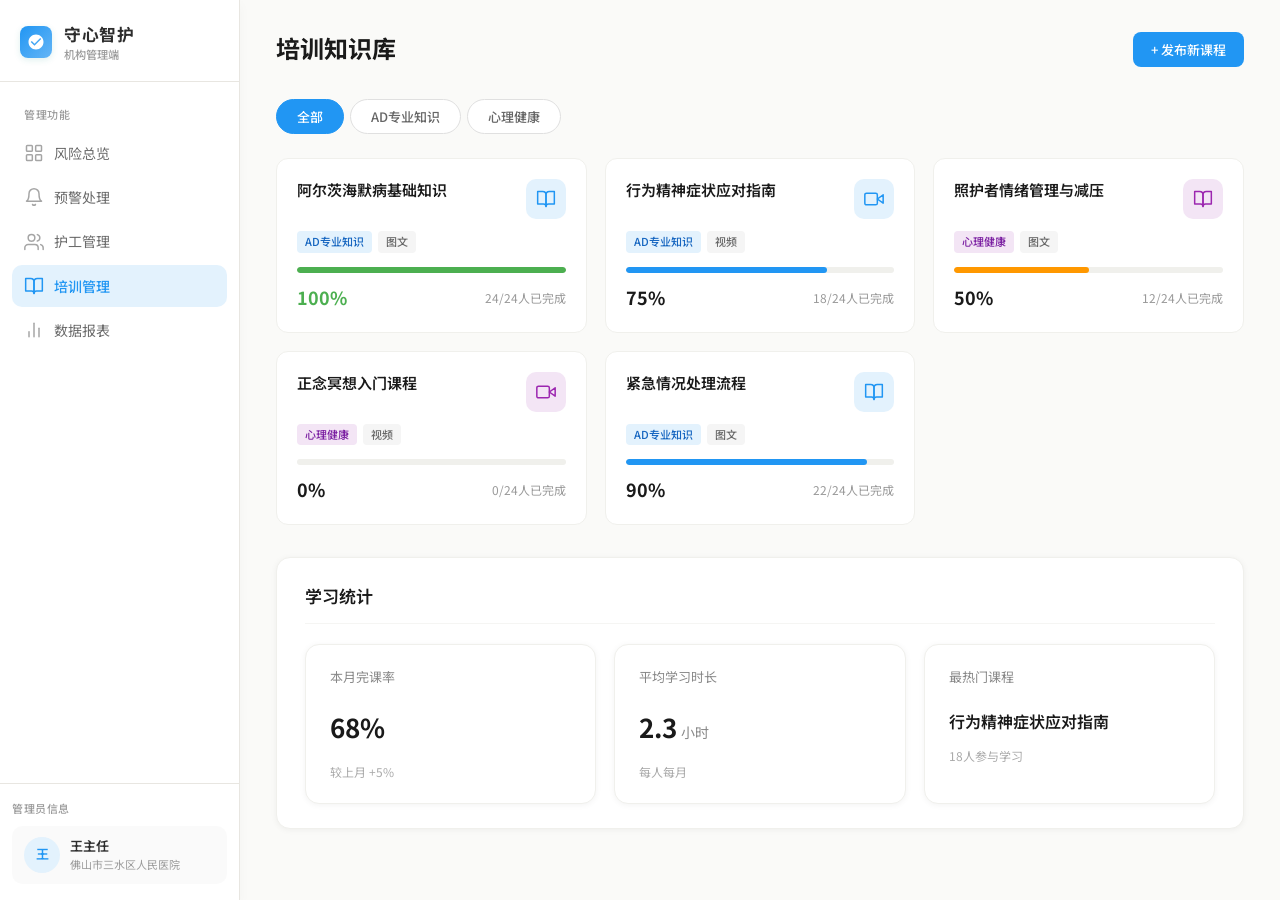
<file: institution/training.html>
<!DOCTYPE html>
<html lang="zh-CN">
<head>
<meta charset="UTF-8">
<meta name="viewport" content="width=device-width, initial-scale=1.0">
<title>培训管理 - 守心智护 机构端</title>
<link href="https://fonts.googleapis.com/css2?family=Noto+Sans+SC:wght@300;400;500;700&display=swap" rel="stylesheet">
<link rel="stylesheet" href="../styles/common.css">
<style>
  :root {
    --color-primary: #2196F3;
    --color-primary-light: #64B5F6;
    --color-primary-dark: #1976D2;
    --color-primary-bg: #E3F2FD;
  }

  *, *::before, *::after {
    margin: 0;
    padding: 0;
    box-sizing: border-box;
  }

  body {
    font-family: 'Noto Sans SC', sans-serif;
    background: #FAFAF8;
    color: #333;
    display: flex;
    min-height: 100vh;
  }

  /* Sidebar is unified in common.css */

  /* ===== Main Content ===== */
  .main {
    margin-left: 240px;
    flex: 1;
    padding: 32px 36px;
    min-height: 100vh;
  }

  .page-header {
    margin-bottom: 28px;
  }

  .page-header .header-top {
    display: flex;
    align-items: flex-start;
    justify-content: space-between;
    width: 100%;
  }

  .page-header h1 {
    font-size: 24px;
    font-weight: 700;
    color: #1a1a1a;
    margin-bottom: 8px;
  }

  .header-actions {
    display: flex;
    gap: 10px;
  }

  .btn {
    padding: 8px 18px;
    border-radius: 8px;
    border: none;
    cursor: pointer;
    font-size: 13px;
    font-family: 'Noto Sans SC', sans-serif;
    font-weight: 500;
    transition: all 0.2s ease;
  }

  .btn-primary {
    background: #2196F3;
    color: #fff;
  }

  .btn-primary:hover {
    background: #1976D2;
    box-shadow: 0 2px 8px rgba(33,150,243,0.3);
  }

  .btn-outline {
    background: #fff;
    color: #666;
    border: 1px solid #ddd;
  }

  .btn-outline:hover {
    border-color: #2196F3;
    color: #2196F3;
  }

  /* Filter Tabs */
  .filter-tabs {
    display: flex;
    gap: 6px;
    margin-bottom: 24px;
  }

  .filter-tab {
    padding: 7px 20px;
    border-radius: 20px;
    border: 1px solid #E0E0E0;
    background: #fff;
    color: #666;
    font-size: 13px;
    font-family: 'Noto Sans SC', sans-serif;
    cursor: pointer;
    transition: all 0.2s ease;
    font-weight: 500;
  }

  .filter-tab:hover {
    border-color: #2196F3;
    color: #2196F3;
  }

  .filter-tab.active {
    background: #2196F3;
    color: #fff;
    border-color: #2196F3;
  }

  /* Section Card */
  .section-card {
    background: #fff;
    border-radius: 14px;
    padding: 24px 28px;
    box-shadow: 0 1px 6px rgba(0,0,0,0.05);
    border: 1px solid #F0F0EC;
    margin-bottom: 24px;
  }

  .section-card .section-title {
    font-size: 17px;
    font-weight: 600;
    color: #1a1a1a;
    margin-bottom: 20px;
    padding-bottom: 14px;
    border-bottom: 1px solid #F5F5F3;
  }

  /* Course Cards Grid */
  .course-grid {
    display: grid;
    grid-template-columns: repeat(auto-fill, minmax(280px, 1fr));
    gap: 18px;
  }

  .course-card {
    background: #fff;
    border: 1px solid #F0F0EC;
    border-radius: 12px;
    padding: 20px;
    transition: box-shadow 0.2s ease;
    cursor: pointer;
  }

  .course-card:hover {
    box-shadow: 0 4px 16px rgba(0,0,0,0.08);
  }

  .course-card .course-header {
    display: flex;
    align-items: flex-start;
    justify-content: space-between;
    margin-bottom: 12px;
  }

  .course-card .course-title {
    font-size: 15px;
    font-weight: 600;
    color: #1a1a1a;
    line-height: 1.4;
    flex: 1;
  }

  .course-card .course-icon {
    width: 40px;
    height: 40px;
    border-radius: 10px;
    display: flex;
    align-items: center;
    justify-content: center;
    flex-shrink: 0;
    margin-left: 12px;
  }

  .course-card .course-icon.ad {
    background: #E3F2FD;
  }

  .course-card .course-icon.mental {
    background: #F3E5F5;
  }

  .course-card .course-icon svg {
    width: 20px;
    height: 20px;
    stroke-width: 1.8;
    fill: none;
  }

  .course-card .course-icon.ad svg {
    stroke: #2196F3;
  }

  .course-card .course-icon.mental svg {
    stroke: #9C27B0;
  }

  .course-tags {
    display: flex;
    gap: 6px;
    margin-bottom: 14px;
  }

  .course-tag {
    padding: 2px 8px;
    border-radius: 4px;
    font-size: 11px;
    font-weight: 500;
  }

  .course-tag.category-ad {
    background: #E3F2FD;
    color: #1565C0;
  }

  .course-tag.category-mental {
    background: #F3E5F5;
    color: #7B1FA2;
  }

  .course-tag.type {
    background: #F5F5F5;
    color: #666;
  }

  .course-progress {
    margin-bottom: 10px;
  }

  .progress-bar {
    height: 6px;
    background: #F0F0EC;
    border-radius: 3px;
    overflow: hidden;
    margin-bottom: 6px;
  }

  .progress-bar-fill {
    height: 100%;
    border-radius: 3px;
    transition: width 0.5s ease;
  }

  .progress-bar-fill.complete { background: #4CAF50; }
  .progress-bar-fill.high { background: #2196F3; }
  .progress-bar-fill.mid { background: #FF9800; }
  .progress-bar-fill.low { background: #F44336; }

  .course-stats {
    display: flex;
    justify-content: space-between;
    align-items: center;
  }

  .course-stats .stat-pct {
    font-size: 18px;
    font-weight: 700;
    color: #1a1a1a;
  }

  .course-stats .stat-pct.complete { color: #4CAF50; }

  .course-stats .stat-detail {
    font-size: 12px;
    color: #999;
  }

  /* Stats Grid */
  .stats-grid {
    display: grid;
    grid-template-columns: repeat(3, 1fr);
    gap: 18px;
  }

  .stat-card {
    background: #fff;
    border-radius: 14px;
    padding: 22px 24px;
    box-shadow: 0 1px 6px rgba(0,0,0,0.05);
    border: 1px solid #F0F0EC;
    transition: box-shadow 0.2s ease;
  }

  .stat-card:hover {
    box-shadow: 0 4px 16px rgba(0,0,0,0.08);
  }

  .stat-card .stat-label {
    font-size: 13px;
    color: #888;
    margin-bottom: 10px;
  }

  .stat-card .stat-value {
    font-size: 26px;
    font-weight: 700;
    color: #1a1a1a;
  }

  .stat-card .stat-sub {
    font-size: 12px;
    color: #aaa;
    margin-top: 6px;
  }

  /* Responsive */
  @media (max-width: 768px) {
    .sidebar { display: none; }
    .main { margin-left: 0; padding: 20px 16px; }
    .course-grid { grid-template-columns: 1fr; }
    .stats-grid { grid-template-columns: 1fr; }
  }
</style>
</head>
<body>

<!-- Sidebar -->
<aside class="sidebar sidebar--fixed">
  <div class="sidebar-header">
    <a href="../index.html" class="sidebar-logo">
      <div class="sidebar-logo-icon">
        <svg viewBox="0 0 24 24"><path d="M12 2C6.48 2 2 6.48 2 12s4.48 10 10 10 10-4.48 10-10S17.52 2 12 2zm-2 15l-5-5 1.41-1.41L10 14.17l7.59-7.59L19 8l-9 9z"/></svg>
      </div>
      <div class="sidebar-logo-text">
        <span class="logo-title">守心智护</span>
        <span class="logo-subtitle">机构管理端</span>
      </div>
    </a>
  </div>

  <nav class="sidebar-nav">
    <div class="nav-label">管理功能</div>
    <a href="index.html" class="sidebar-link" data-page="risk-overview">
      <svg viewBox="0 0 24 24" fill="none" stroke="currentColor" stroke-width="1.8" stroke-linecap="round" stroke-linejoin="round"><rect x="3" y="3" width="7" height="7" rx="1"/><rect x="14" y="3" width="7" height="7" rx="1"/><rect x="3" y="14" width="7" height="7" rx="1"/><rect x="14" y="14" width="7" height="7" rx="1"/></svg>
      风险总览
    </a>
    <a href="alerts.html" class="sidebar-link" data-page="alert-handling">
      <svg viewBox="0 0 24 24" fill="none" stroke="currentColor" stroke-width="1.8" stroke-linecap="round" stroke-linejoin="round"><path d="M18 8A6 6 0 0 0 6 8c0 7-3 9-3 9h18s-3-2-3-9"/><path d="M13.73 21a2 2 0 0 1-3.46 0"/></svg>
      预警处理
    </a>
    <a href="caregivers.html" class="sidebar-link" data-page="caregiver-mgmt">
      <svg viewBox="0 0 24 24" fill="none" stroke="currentColor" stroke-width="1.8" stroke-linecap="round" stroke-linejoin="round"><path d="M17 21v-2a4 4 0 0 0-4-4H5a4 4 0 0 0-4 4v2"/><circle cx="9" cy="7" r="4"/><path d="M23 21v-2a4 4 0 0 0-3-3.87"/><path d="M16 3.13a4 4 0 0 1 0 7.75"/></svg>
      护工管理
    </a>
    <a href="training.html" class="sidebar-link active" data-page="training">
      <svg viewBox="0 0 24 24" fill="none" stroke="currentColor" stroke-width="1.8" stroke-linecap="round" stroke-linejoin="round"><path d="M2 3h6a4 4 0 0 1 4 4v14a3 3 0 0 0-3-3H2z"/><path d="M22 3h-6a4 4 0 0 0-4 4v14a3 3 0 0 1 3-3h7z"/></svg>
      培训管理
    </a>
    <a href="reports.html" class="sidebar-link" data-page="reports">
      <svg viewBox="0 0 24 24" fill="none" stroke="currentColor" stroke-width="1.8" stroke-linecap="round" stroke-linejoin="round"><line x1="18" y1="20" x2="18" y2="10"/><line x1="12" y1="20" x2="12" y2="4"/><line x1="6" y1="20" x2="6" y2="14"/></svg>
      数据报表
    </a>
  </nav>

  <div class="sidebar-footer">
    <div class="nav-label" style="padding: 0 0 8px;">管理员信息</div>
    <div class="sidebar-user">
      <div class="sidebar-avatar">王</div>
      <div class="sidebar-user-info">
        <div class="sidebar-user-name">王主任</div>
        <div class="sidebar-user-role">佛山市三水区人民医院</div>
      </div>
    </div>
  </div>
</aside>

<!-- Main Content -->
<main class="main">
  <div class="page-header">
    <div class="header-top">
      <div>
        <h1>培训知识库</h1>
      </div>
      <div class="header-actions">
        <button class="btn btn-primary" onclick="showToast('正在加载课程发布表单...', 'info')">+ 发布新课程</button>
      </div>
    </div>
  </div>

  <!-- Filter Tabs -->
  <div class="filter-tabs" id="filterTabs">
    <button class="filter-tab active" data-filter="all">全部</button>
    <button class="filter-tab" data-filter="ad">AD专业知识</button>
    <button class="filter-tab" data-filter="mental">心理健康</button>
  </div>

  <!-- Course Cards -->
  <div class="course-grid" id="courseGrid"></div>

  <!-- Learning Stats -->
  <div style="margin-top: 32px;">
    <div class="section-card">
      <div class="section-title">学习统计</div>
      <div class="stats-grid">
        <div class="stat-card">
          <div class="stat-label">本月完课率</div>
          <div class="stat-value">68%</div>
          <div class="stat-sub">较上月 +5%</div>
        </div>
        <div class="stat-card">
          <div class="stat-label">平均学习时长</div>
          <div class="stat-value">2.3<span style="font-size:14px;font-weight:400;color:#888;margin-left:4px">小时</span></div>
          <div class="stat-sub">每人每月</div>
        </div>
        <div class="stat-card">
          <div class="stat-label">最热门课程</div>
          <div class="stat-value" style="font-size:16px;font-weight:600;line-height:1.4;margin-top:4px;">行为精神症状应对指南</div>
          <div class="stat-sub">18人参与学习</div>
        </div>
      </div>
    </div>
  </div>
</main>

<script src="../js/common.js"></script>
<script>
  const courses = [
    {
      title: '阿尔茨海默病基础知识',
      category: 'ad',
      categoryLabel: 'AD专业知识',
      type: '图文',
      completion: 100,
      completed: 24,
      total: 24
    },
    {
      title: '行为精神症状应对指南',
      category: 'ad',
      categoryLabel: 'AD专业知识',
      type: '视频',
      completion: 75,
      completed: 18,
      total: 24
    },
    {
      title: '照护者情绪管理与减压',
      category: 'mental',
      categoryLabel: '心理健康',
      type: '图文',
      completion: 50,
      completed: 12,
      total: 24
    },
    {
      title: '正念冥想入门课程',
      category: 'mental',
      categoryLabel: '心理健康',
      type: '视频',
      completion: 0,
      completed: 0,
      total: 24
    },
    {
      title: '紧急情况处理流程',
      category: 'ad',
      categoryLabel: 'AD专业知识',
      type: '图文',
      completion: 90,
      completed: 22,
      total: 24
    }
  ];

  const bookIcon = `<svg viewBox="0 0 24 24" stroke-linecap="round" stroke-linejoin="round"><path d="M2 3h6a4 4 0 0 1 4 4v14a3 3 0 0 0-3-3H2z"/><path d="M22 3h-6a4 4 0 0 0-4 4v14a3 3 0 0 1 3-3h7z"/></svg>`;
  const videoIcon = `<svg viewBox="0 0 24 24" stroke-linecap="round" stroke-linejoin="round"><polygon points="23 7 16 12 23 17 23 7"/><rect x="1" y="5" width="15" height="14" rx="2" ry="2"/></svg>`;

  function getProgressClass(pct) {
    if (pct >= 100) return 'complete';
    if (pct >= 70) return 'high';
    if (pct >= 40) return 'mid';
    return 'low';
  }

  function renderCourses(filter) {
    const container = document.getElementById('courseGrid');
    const filtered = filter === 'all' ? courses : courses.filter(c => c.category === filter);

    container.innerHTML = filtered.map(c => {
      const categoryClass = c.category === 'ad' ? 'category-ad' : 'category-mental';
      const iconClass = c.category === 'ad' ? 'ad' : 'mental';
      const icon = c.type === '图文' ? bookIcon : videoIcon;
      const progressClass = getProgressClass(c.completion);

      return `
        <div class="course-card" onclick="showToast('正在打开课程: ${c.title}...', 'info')">
          <div class="course-header">
            <div class="course-title">${c.title}</div>
            <div class="course-icon ${iconClass}">${icon}</div>
          </div>
          <div class="course-tags">
            <span class="course-tag ${categoryClass}">${c.categoryLabel}</span>
            <span class="course-tag type">${c.type}</span>
          </div>
          <div class="course-progress">
            <div class="progress-bar">
              <div class="progress-bar-fill ${progressClass}" style="width: ${c.completion}%"></div>
            </div>
          </div>
          <div class="course-stats">
            <span class="stat-pct ${c.completion >= 100 ? 'complete' : ''}">${c.completion}%</span>
            <span class="stat-detail">${c.completed}/${c.total}人已完成</span>
          </div>
        </div>
      `;
    }).join('');
  }

  // Filter tab clicks
  document.getElementById('filterTabs').addEventListener('click', function(e) {
    const tab = e.target.closest('.filter-tab');
    if (!tab) return;
    this.querySelectorAll('.filter-tab').forEach(t => t.classList.remove('active'));
    tab.classList.add('active');
    renderCourses(tab.dataset.filter);
  });

  // Init
  renderCourses('all');
</script>

</body>
</html>
</file>
<file: styles/common.css>
/* ========================================
   守心智护 - 公共样式
   ======================================== */

/* CSS Variables */
:root {
  /* Primary Colors */
  --color-primary: #2A9D8F;
  --color-primary-light: #3DB8A9;
  --color-primary-dark: #1F7A6E;
  --color-primary-bg: #E8F5F3;

  /* Neutral Colors */
  --color-bg: #FAFAF8;
  --color-surface: #FFFFFF;
  --color-border: #E8E6E1;
  --color-text-primary: #2D2D2D;
  --color-text-secondary: #6B6B6B;
  --color-text-tertiary: #9B9B9B;

  /* Risk Level Colors */
  --color-risk-green: #4CAF50;
  --color-risk-green-bg: #E8F5E9;
  --color-risk-yellow: #FF9800;
  --color-risk-yellow-bg: #FFF3E0;
  --color-risk-orange: #FF5722;
  --color-risk-orange-bg: #FBE9E7;
  --color-risk-red: #F44336;
  --color-risk-red-bg: #FFEBEE;

  /* Functional Colors */
  --color-success: #4CAF50;
  --color-warning: #FF9800;
  --color-error: #F44336;
  --color-info: #2196F3;

  /* Shadows */
  --shadow-sm: 0 1px 3px rgba(0,0,0,0.06);
  --shadow-md: 0 4px 12px rgba(0,0,0,0.08);
  --shadow-lg: 0 8px 24px rgba(0,0,0,0.1);

  /* Border Radius */
  --radius-sm: 6px;
  --radius-md: 10px;
  --radius-lg: 16px;
  --radius-xl: 24px;

  /* Spacing */
  --space-xs: 4px;
  --space-sm: 8px;
  --space-md: 16px;
  --space-lg: 24px;
  --space-xl: 32px;
  --space-2xl: 48px;
}

/* Reset */
*, *::before, *::after {
  margin: 0;
  padding: 0;
  box-sizing: border-box;
}

html {
  font-size: 16px;
  -webkit-font-smoothing: antialiased;
  -moz-osx-font-smoothing: grayscale;
}

body {
  font-family: 'Noto Sans SC', -apple-system, BlinkMacSystemFont, 'Segoe UI', sans-serif;
  background-color: var(--color-bg);
  color: var(--color-text-primary);
  line-height: 1.6;
  min-height: 100vh;
}

/* Typography */
h1, h2, h3, h4 {
  font-weight: 600;
  line-height: 1.3;
  color: var(--color-text-primary);
}

h1 { font-size: 1.75rem; }
h2 { font-size: 1.5rem; }
h3 { font-size: 1.125rem; }
h4 { font-size: 1rem; }

p {
  color: var(--color-text-secondary);
  line-height: 1.7;
}

/* Card Component */
.card {
  background: var(--color-surface);
  border-radius: var(--radius-lg);
  box-shadow: var(--shadow-sm);
  padding: var(--space-lg);
  border: 1px solid var(--color-border);
  transition: box-shadow 0.2s ease;
}

.card:hover {
  box-shadow: var(--shadow-md);
}

/* Risk Level Badges */
.risk-badge {
  display: inline-flex;
  align-items: center;
  gap: 6px;
  padding: 4px 12px;
  border-radius: 20px;
  font-size: 0.8125rem;
  font-weight: 500;
}

.risk-badge::before {
  content: '';
  width: 8px;
  height: 8px;
  border-radius: 50%;
  flex-shrink: 0;
}

.risk-badge--green {
  background: var(--color-risk-green-bg);
  color: var(--color-risk-green);
}
.risk-badge--green::before { background: var(--color-risk-green); }

.risk-badge--yellow {
  background: var(--color-risk-yellow-bg);
  color: var(--color-risk-yellow);
}
.risk-badge--yellow::before { background: var(--color-risk-yellow); }

.risk-badge--orange {
  background: var(--color-risk-orange-bg);
  color: var(--color-risk-orange);
}
.risk-badge--orange::before { background: var(--color-risk-orange); }

.risk-badge--red {
  background: var(--color-risk-red-bg);
  color: var(--color-risk-red);
}
.risk-badge--red::before { background: var(--color-risk-red); }

/* Buttons */
.btn {
  display: inline-flex;
  align-items: center;
  justify-content: center;
  gap: 8px;
  padding: 10px 20px;
  border-radius: var(--radius-md);
  font-size: 0.875rem;
  font-weight: 500;
  border: none;
  cursor: pointer;
  transition: all 0.2s ease;
  text-decoration: none;
}

.btn-primary {
  background: var(--color-primary);
  color: white;
}

.btn-primary:hover {
  background: var(--color-primary-dark);
}

.btn-outline {
  background: transparent;
  color: var(--color-primary);
  border: 1.5px solid var(--color-primary);
}

.btn-outline:hover {
  background: var(--color-primary-bg);
}

.btn-ghost {
  background: transparent;
  color: var(--color-text-secondary);
}

.btn-ghost:hover {
  background: rgba(0,0,0,0.04);
}

/* Input Components */
.input {
  width: 100%;
  padding: 10px 14px;
  border: 1.5px solid var(--color-border);
  border-radius: var(--radius-md);
  font-size: 0.875rem;
  color: var(--color-text-primary);
  background: var(--color-surface);
  transition: border-color 0.2s ease;
  outline: none;
}

.input:focus {
  border-color: var(--color-primary);
}

.input::placeholder {
  color: var(--color-text-tertiary);
}

/* Sidebar Navigation */
.sidebar {
  width: 240px;
  background: var(--color-surface);
  border-right: 1px solid var(--color-border);
  padding: 0;
  display: flex;
  flex-direction: column;
  flex-shrink: 0;
  transition: all 0.25s ease;
  box-shadow: 0 4px 12px rgba(0, 0, 0, 0.03);
}

.sidebar--fixed {
  position: fixed;
  top: 0;
  left: 0;
  bottom: 0;
  z-index: 100;
  height: 100vh;
}

.sidebar-header {
  padding: 24px 20px 20px;
  border-bottom: 1px solid var(--color-border);
}

.sidebar-logo {
  display: flex;
  align-items: center;
  gap: 12px;
  text-decoration: none;
  color: var(--color-primary);
}

.sidebar-logo-icon {
  width: 32px;
  height: 32px;
  background: linear-gradient(135deg, var(--color-primary) 0%, var(--color-primary-light) 100%);
  border-radius: 8px;
  display: flex;
  align-items: center;
  justify-content: center;
  flex-shrink: 0;
  box-shadow: 0 2px 6px rgba(42, 157, 143, 0.15);
}

.sidebar-logo-icon svg {
  width: 18px;
  height: 18px;
  fill: white;
}

.sidebar-logo-text {
  display: flex;
  flex-direction: column;
  line-height: 1.25;
}

.logo-title {
  font-size: 1.05rem;
  font-weight: 700;
  color: var(--color-text-primary);
  letter-spacing: 0.5px;
}

.logo-subtitle {
  font-size: 0.7rem;
  color: var(--color-text-tertiary);
  font-weight: 500;
  margin-top: 2px;
}

.sidebar-nav {
  flex: 1;
  padding: 16px 12px;
  display: flex;
  flex-direction: column;
  gap: 2px;
}

.nav-label {
  font-size: 0.6875rem;
  font-weight: 500;
  color: var(--color-text-tertiary);
  text-transform: uppercase;
  letter-spacing: 0.5px;
  padding: 8px 12px 6px;
}

.sidebar-link {
  display: flex;
  align-items: center;
  gap: 10px;
  padding: 10px 12px;
  border-radius: var(--radius-md);
  font-size: 0.875rem;
  color: var(--color-text-secondary);
  text-decoration: none;
  transition: all 0.15s ease;
}

.sidebar-link svg {
  width: 20px;
  height: 20px;
  flex-shrink: 0;
  opacity: 0.6;
  transition: opacity 0.15s ease;
}

.sidebar-link:hover {
  background: var(--color-primary-bg);
  color: var(--color-primary);
}

.sidebar-link:hover svg {
  opacity: 1;
}

.sidebar-link.active {
  background: var(--color-primary-bg);
  color: var(--color-primary);
  font-weight: 500;
}

.sidebar-link.active svg {
  opacity: 1;
  stroke: var(--color-primary);
}

.sidebar-footer {
  padding: 16px 12px;
  border-top: 1px solid var(--color-border);
}

.sidebar-user {
  display: flex;
  align-items: center;
  gap: 10px;
  padding: 10px 12px;
  border-radius: var(--radius-md);
  background: rgba(0, 0, 0, 0.02);
}

.sidebar-avatar {
  width: 36px;
  height: 36px;
  border-radius: 50%;
  background: var(--color-primary-bg);
  color: var(--color-primary);
  display: flex;
  align-items: center;
  justify-content: center;
  font-size: 0.8125rem;
  font-weight: 600;
  flex-shrink: 0;
}

.sidebar-user-info {
  flex: 1;
  min-width: 0;
}

.sidebar-user-name {
  font-size: 0.8125rem;
  font-weight: 600;
  color: var(--color-text-primary);
}

.sidebar-user-role {
  font-size: 0.6875rem;
  color: var(--color-text-tertiary);
}


/* Stat Card */
.stat-card {
  display: flex;
  flex-direction: column;
  gap: var(--space-sm);
}

.stat-label {
  font-size: 0.8125rem;
  color: var(--color-text-tertiary);
}

.stat-value {
  font-size: 1.75rem;
  font-weight: 700;
  color: var(--color-text-primary);
}

.stat-change {
  font-size: 0.75rem;
  display: flex;
  align-items: center;
  gap: 4px;
}

.stat-change--up { color: var(--color-error); }
.stat-change--down { color: var(--color-success); }

/* Table */
.table-wrapper {
  overflow-x: auto;
}

table {
  width: 100%;
  border-collapse: collapse;
}

thead th {
  padding: 12px 16px;
  text-align: left;
  font-size: 0.8125rem;
  font-weight: 500;
  color: var(--color-text-tertiary);
  border-bottom: 1px solid var(--color-border);
  white-space: nowrap;
}

tbody td {
  padding: 14px 16px;
  font-size: 0.875rem;
  border-bottom: 1px solid var(--color-border);
}

tbody tr:hover {
  background: rgba(0,0,0,0.015);
}

/* Chart Placeholder */
.chart-placeholder {
  background: linear-gradient(135deg, var(--color-primary-bg) 0%, #f0f7f6 100%);
  border-radius: var(--radius-md);
  display: flex;
  align-items: center;
  justify-content: center;
  min-height: 200px;
  color: var(--color-primary);
  font-size: 0.875rem;
}

/* Tag */
.tag {
  display: inline-flex;
  align-items: center;
  padding: 2px 8px;
  border-radius: 4px;
  font-size: 0.75rem;
  font-weight: 500;
  background: var(--color-primary-bg);
  color: var(--color-primary);
}

/* Avatar */
.avatar {
  width: 36px;
  height: 36px;
  border-radius: 50%;
  background: var(--color-primary-bg);
  color: var(--color-primary);
  display: flex;
  align-items: center;
  justify-content: center;
  font-size: 0.875rem;
  font-weight: 600;
  flex-shrink: 0;
}

.avatar--lg {
  width: 48px;
  height: 48px;
  font-size: 1.125rem;
}

/* Progress Bar */
.progress-bar {
  height: 6px;
  background: var(--color-border);
  border-radius: 3px;
  overflow: hidden;
}

.progress-bar__fill {
  height: 100%;
  border-radius: 3px;
  transition: width 0.3s ease;
}

/* Empty State */
.empty-state {
  display: flex;
  flex-direction: column;
  align-items: center;
  justify-content: center;
  padding: var(--space-2xl);
  text-align: center;
  color: var(--color-text-tertiary);
}

/* Page Layout */
.page-layout {
  display: flex;
  min-height: 100vh;
}

.page-main {
  flex: 1;
  padding: var(--space-lg);
  overflow-y: auto;
}

.page-header {
  display: flex;
  align-items: center;
  justify-content: space-between;
  margin-bottom: var(--space-lg);
}

.page-title {
  font-size: 1.375rem;
  font-weight: 600;
}

/* Grid */
.grid-2 { display: grid; grid-template-columns: repeat(2, 1fr); gap: var(--space-md); }
.grid-3 { display: grid; grid-template-columns: repeat(3, 1fr); gap: var(--space-md); }
.grid-4 { display: grid; grid-template-columns: repeat(4, 1fr); gap: var(--space-md); }

/* Flex Utilities */
.flex { display: flex; }
.flex-col { flex-direction: column; }
.items-center { align-items: center; }
.justify-between { justify-content: space-between; }
.gap-xs { gap: var(--space-xs); }
.gap-sm { gap: var(--space-sm); }
.gap-md { gap: var(--space-md); }
.gap-lg { gap: var(--space-lg); }

/* Spacing */
.mt-sm { margin-top: var(--space-sm); }
.mt-md { margin-top: var(--space-md); }
.mt-lg { margin-top: var(--space-lg); }
.mb-md { margin-bottom: var(--space-md); }
.mb-lg { margin-bottom: var(--space-lg); }

/* Responsive */
@media (max-width: 1024px) {
  .grid-4 { grid-template-columns: repeat(2, 1fr); }
  .grid-3 { grid-template-columns: repeat(2, 1fr); }
}

@media (max-width: 768px) {
  .grid-4, .grid-3, .grid-2 { grid-template-columns: 1fr; }
  .sidebar { display: none; }
  .page-main { padding: var(--space-md); }
}

/* ===== Toast Notification ===== */
.toast-container {
  position: fixed;
  top: 24px;
  right: 24px;
  z-index: 9999;
  display: flex;
  flex-direction: column;
  gap: 12px;
  pointer-events: none;
}

.toast {
  background: rgba(33, 150, 243, 0.9);
  backdrop-filter: blur(10px);
  -webkit-backdrop-filter: blur(10px);
  color: white;
  padding: 14px 24px;
  border-radius: 10px;
  box-shadow: 0 10px 30px rgba(0, 0, 0, 0.12);
  border: 1px solid rgba(255, 255, 255, 0.15);
  display: flex;
  align-items: center;
  gap: 12px;
  font-size: 0.875rem;
  font-weight: 500;
  min-width: 300px;
  max-width: 450px;
  animation: toastIn 0.35s cubic-bezier(0.68, -0.55, 0.265, 1.55) forwards, toastOut 0.3s ease 2.2s forwards;
  pointer-events: auto;
}

.toast--success {
  background: rgba(76, 175, 80, 0.9);
}

.toast--warning {
  background: rgba(255, 152, 0, 0.9);
}

.toast--error {
  background: rgba(244, 67, 54, 0.9);
}

.toast-icon {
  width: 20px;
  height: 20px;
  display: flex;
  align-items: center;
  justify-content: center;
  flex-shrink: 0;
}

.toast-icon svg {
  width: 100%;
  height: 100%;
  fill: currentColor;
}

@keyframes toastIn {
  from {
    opacity: 0;
    transform: translateX(100%) scale(0.9);
  }
  to {
    opacity: 1;
    transform: translateX(0) scale(1);
  }
}

@keyframes toastOut {
  from {
    opacity: 1;
    transform: translateY(0) scale(1);
  }
  to {
    opacity: 0;
    transform: translateY(-20px) scale(0.9);
  }
}
</file>
